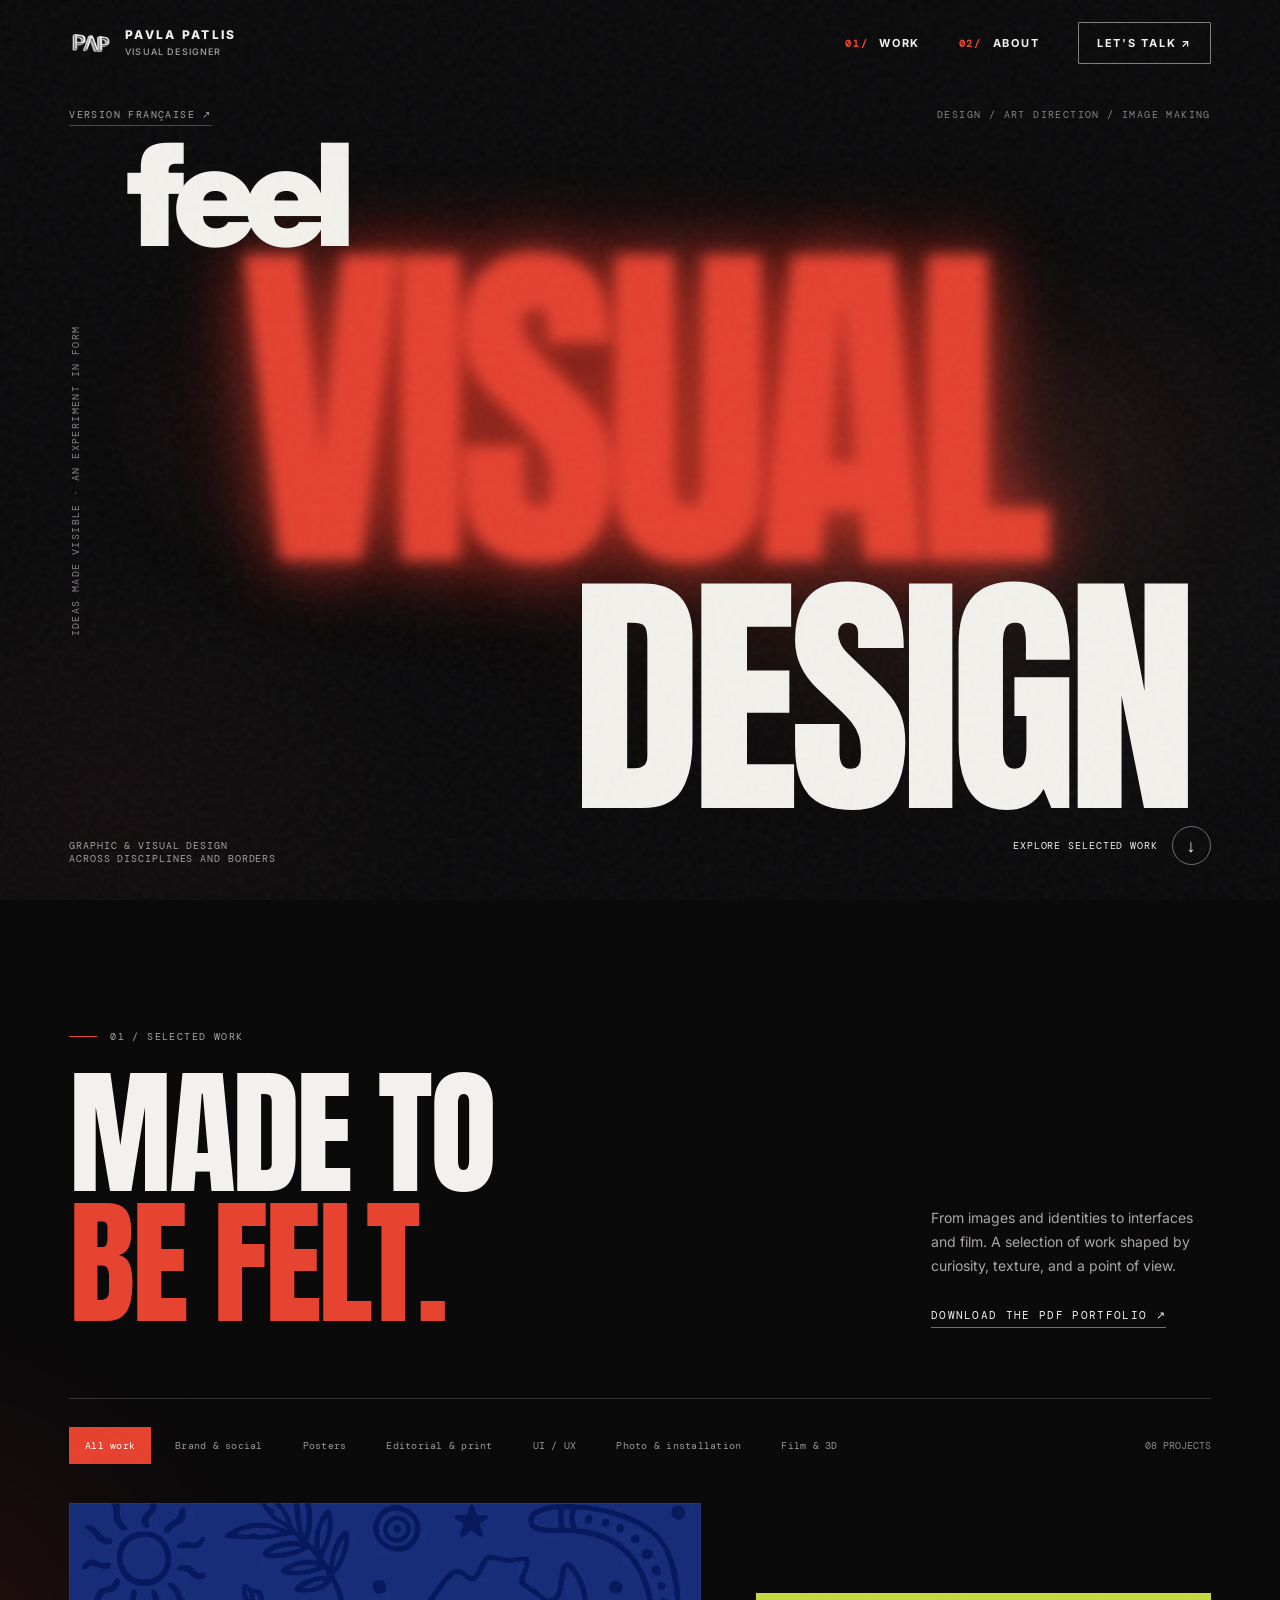
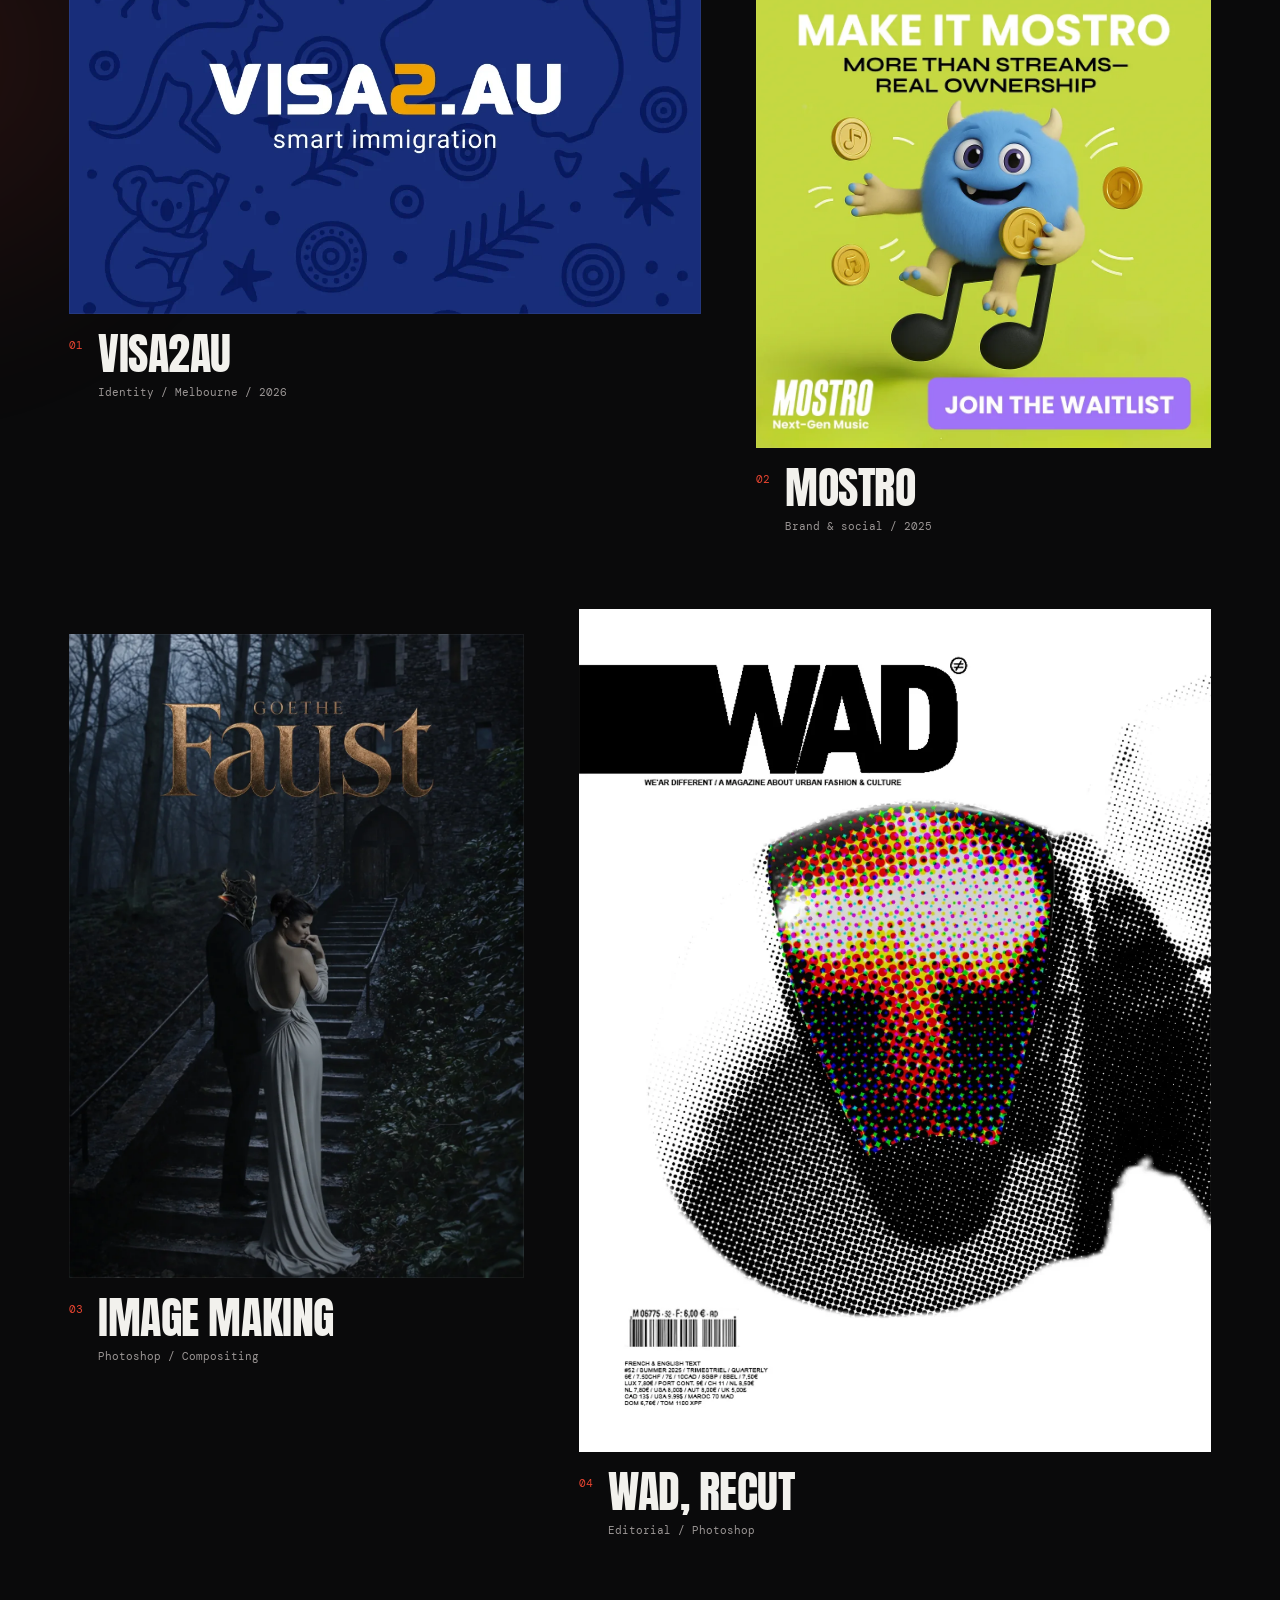
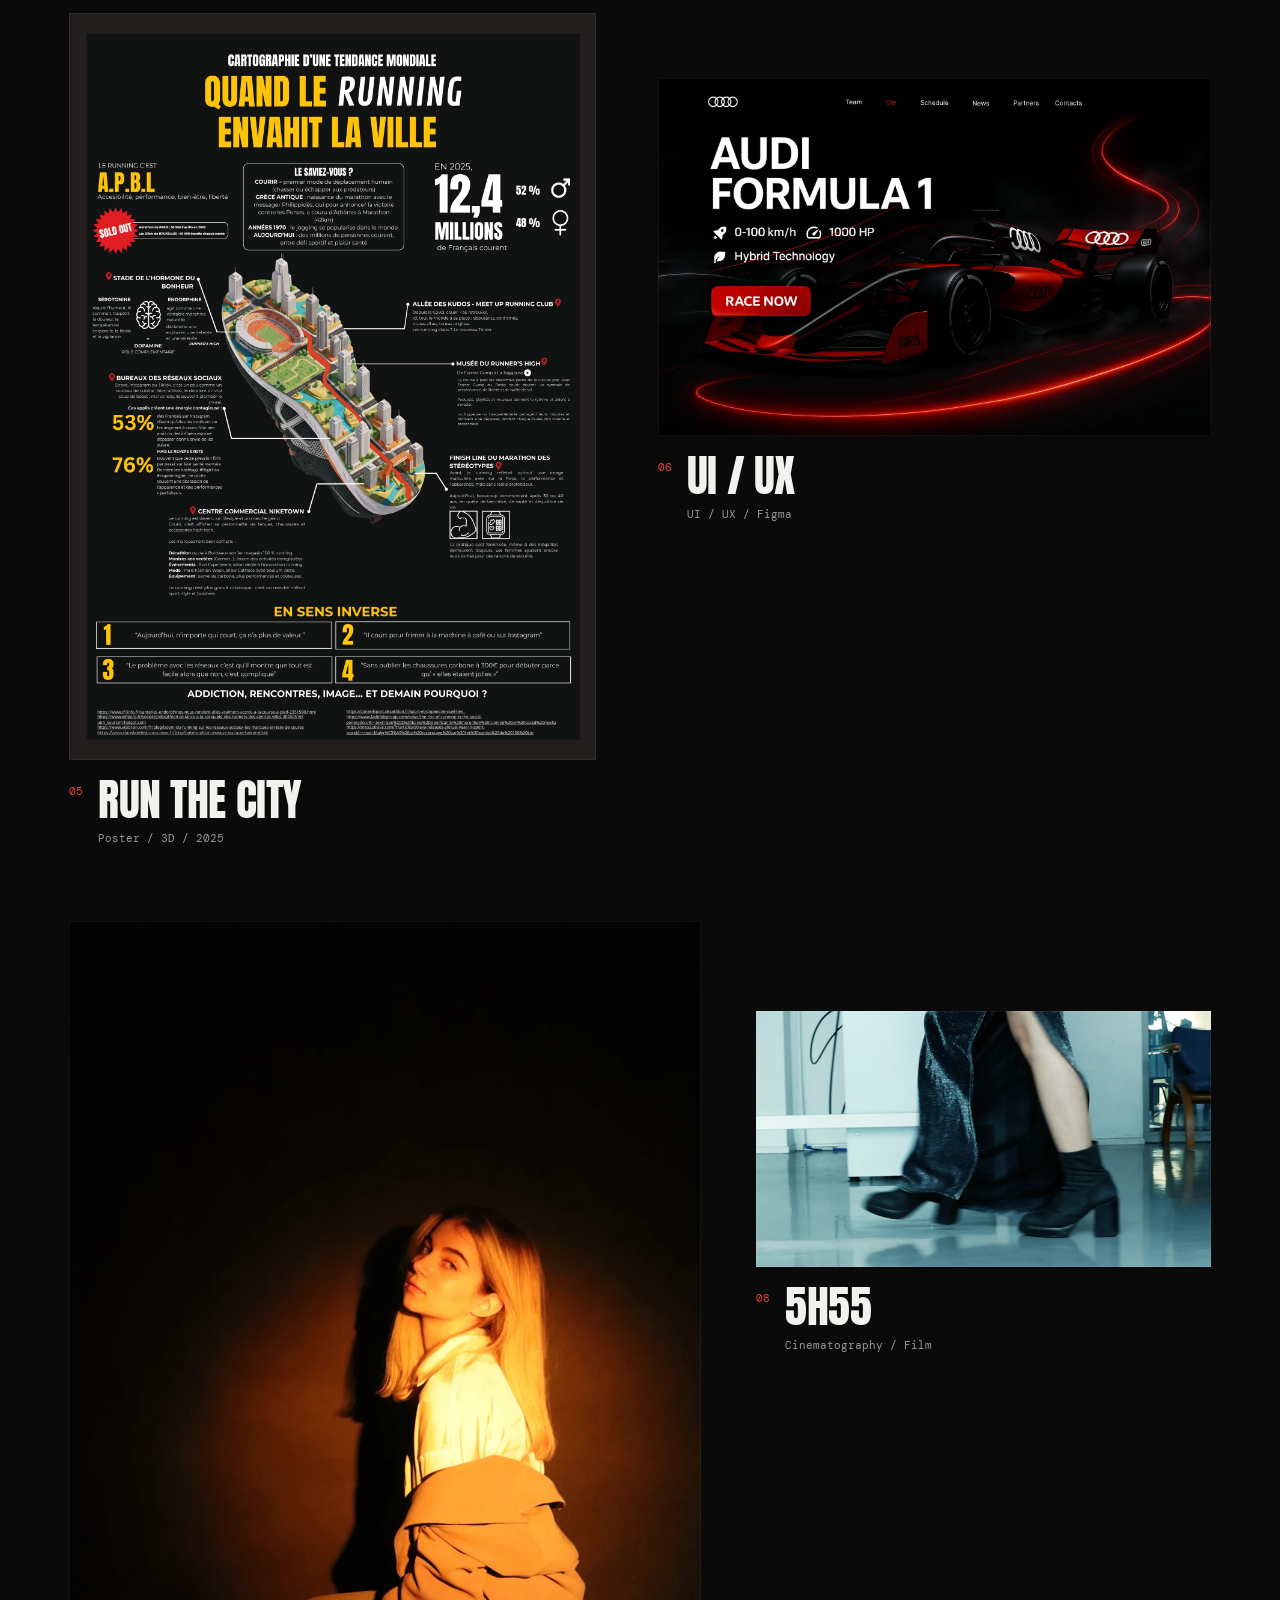
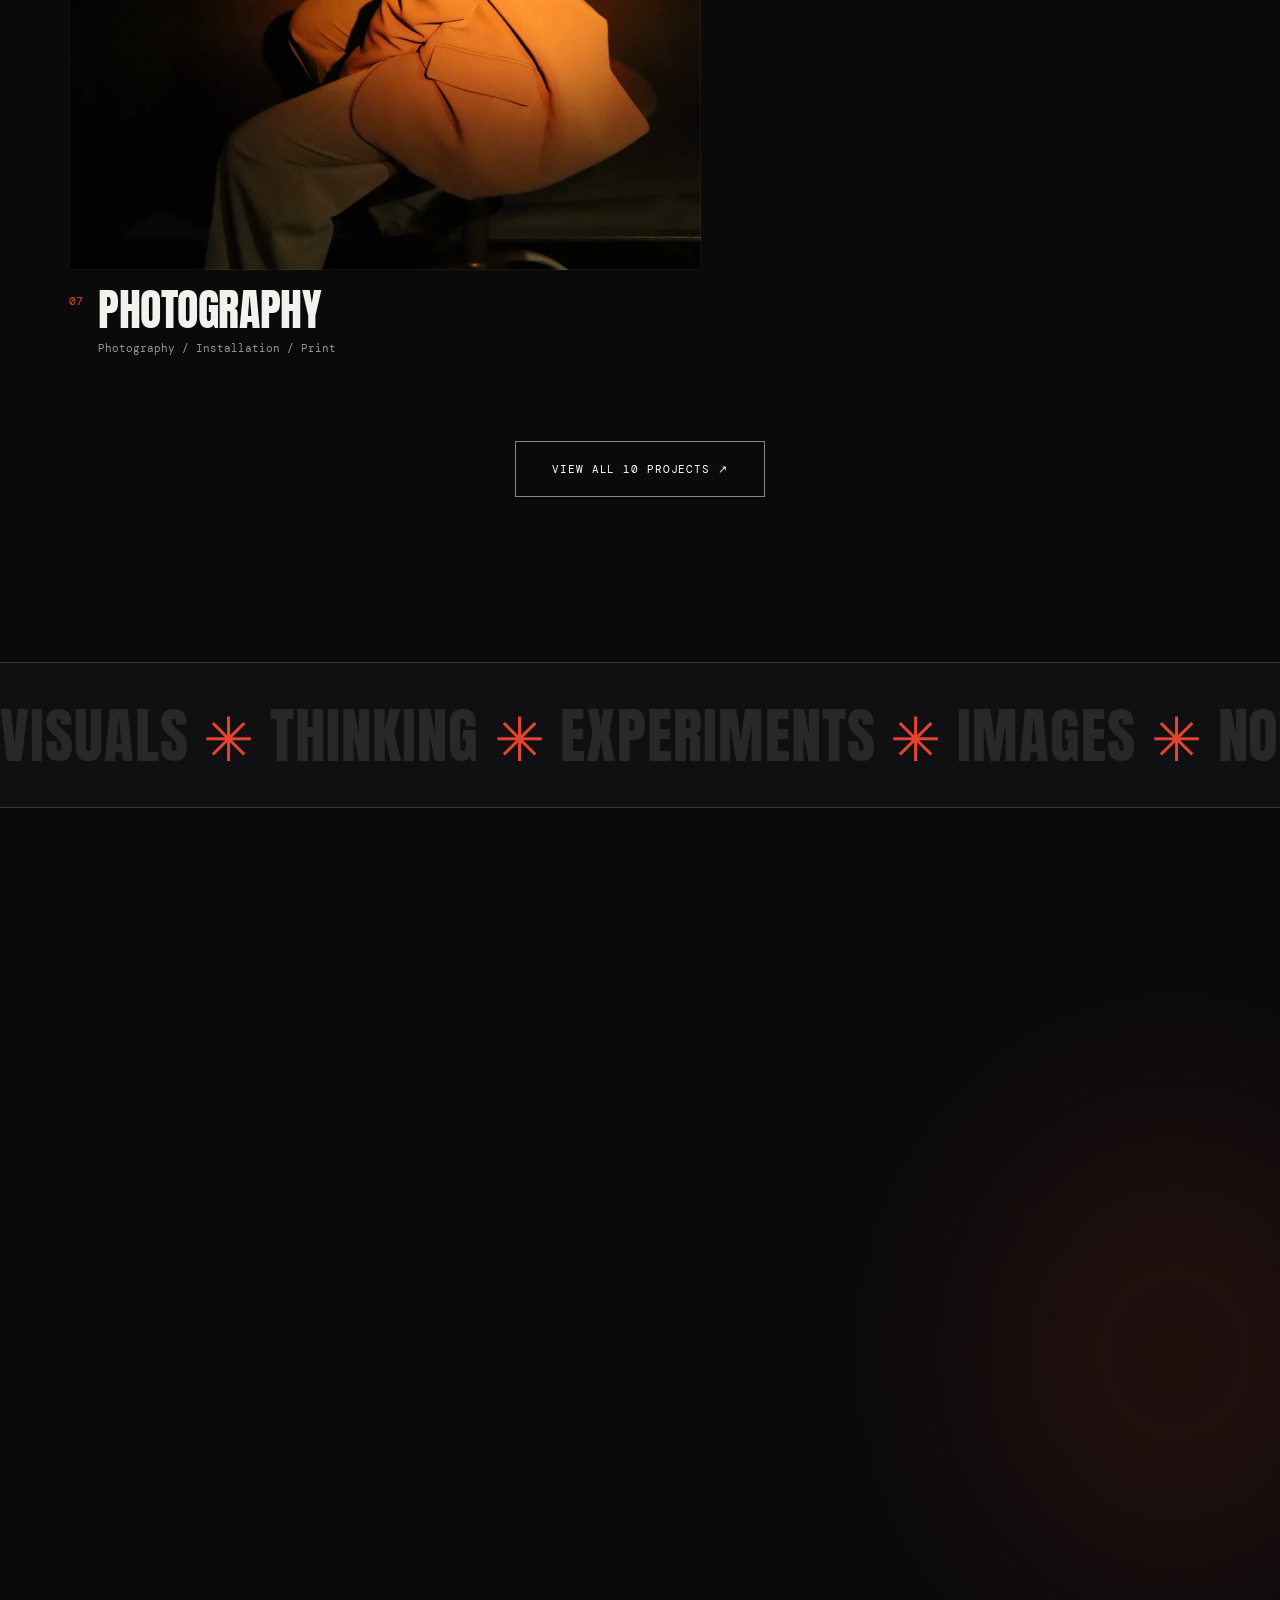
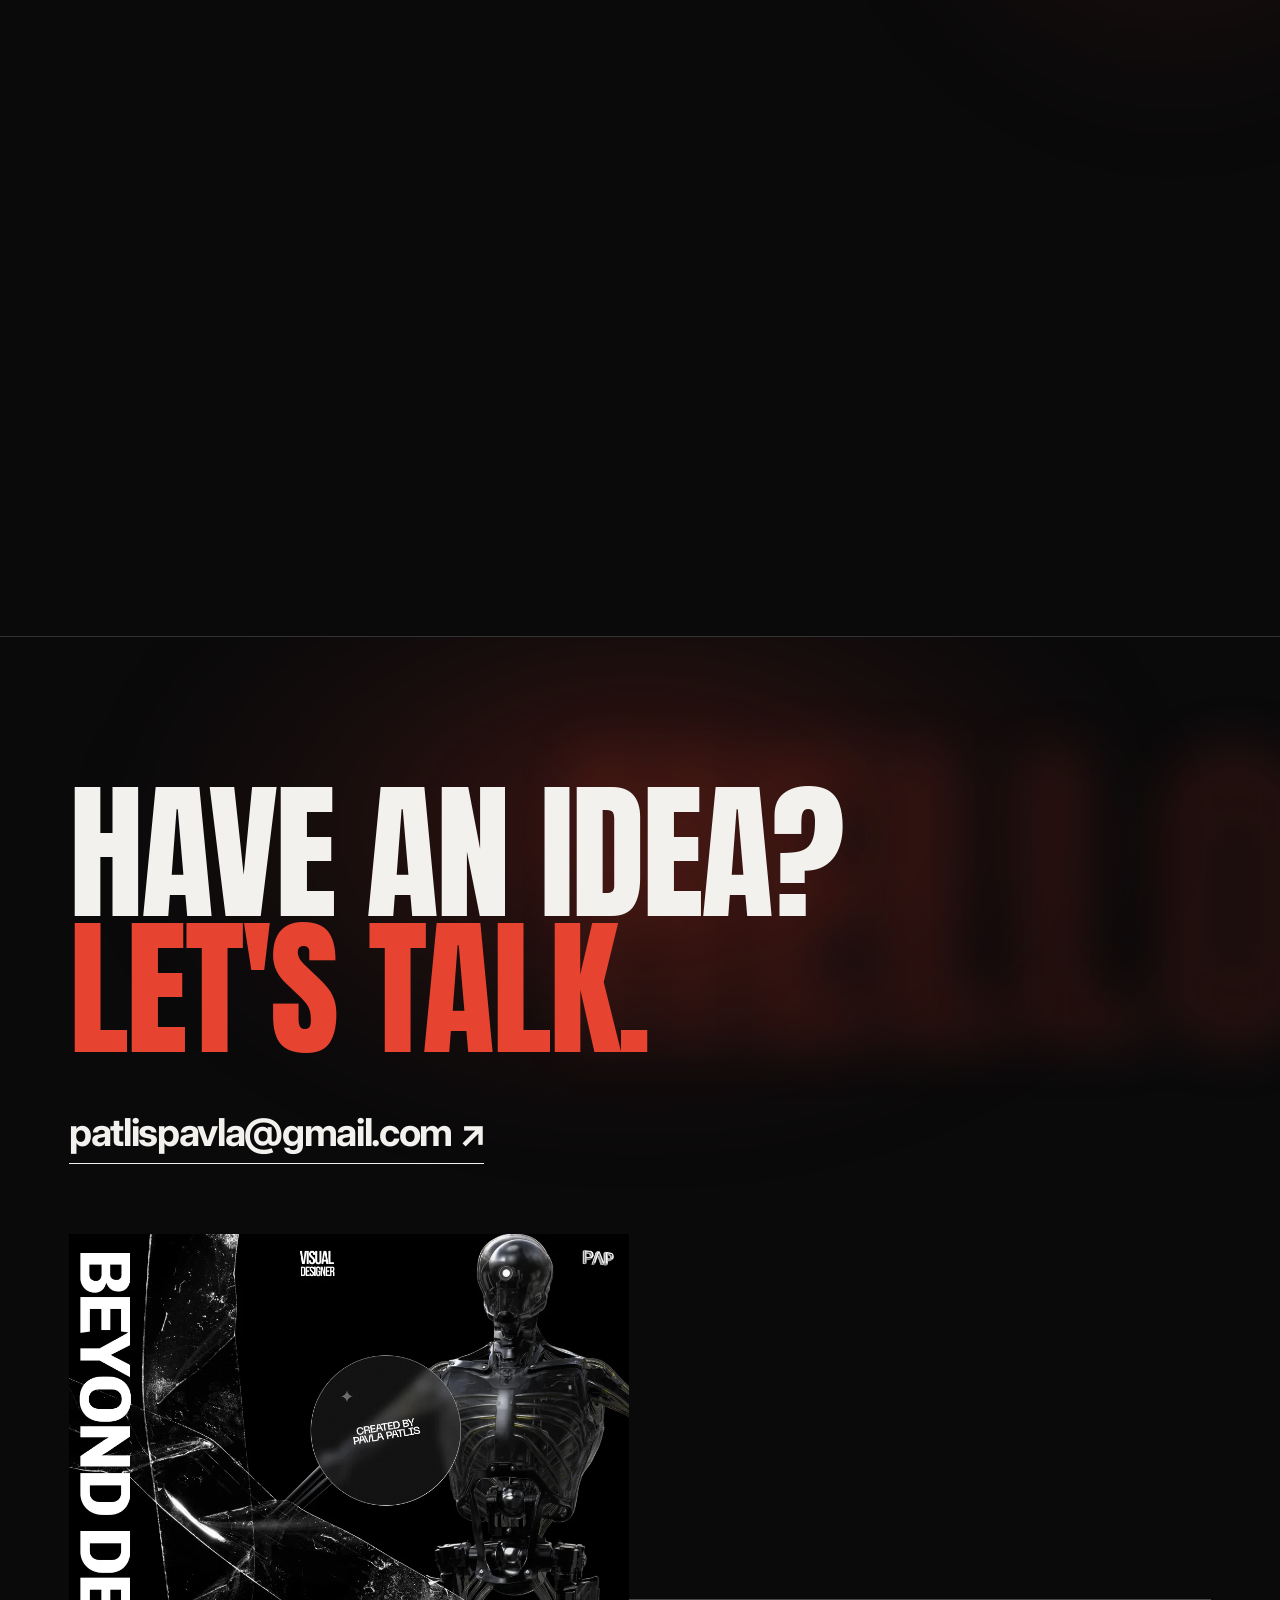
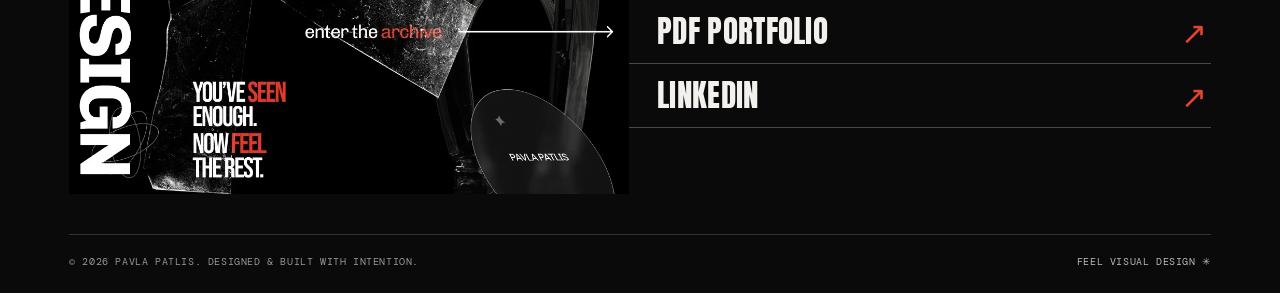
<file: index.html>
<!doctype html>
<html lang="en">
<head>
  <meta charset="utf-8">
  <meta name="viewport" content="width=device-width, initial-scale=1">
  <meta name="theme-color" content="#0a0a0b">
  <meta name="description" content="Pavla Patlis — visual designer working across editorial, identity, image-making, digital and moving image.">
  <title>Pavla Patlis — Feel Visual Design</title>
  <link rel="icon" type="image/x-icon" href="https://patlispavla.github.io/ppavla/logo_pap.ico">
  <link rel="preconnect" href="https://fonts.googleapis.com">
  <link rel="preconnect" href="https://fonts.gstatic.com" crossorigin>
  <link href="https://fonts.googleapis.com/css2?family=Anton&family=DM+Mono:wght@400;500&family=Inter:wght@400;500;600;700;800;900&display=swap" rel="stylesheet">
  <style>
  :root{--bg:#0a0a0b;--black:#0e0e10;--panel:#151517;--paper:#f2f1ed;--red:#e64430;--red2:#ff5b46;--faint:#89888a;--line:rgba(255,255,255,.17);--edge:clamp(22px,5.4vw,100px);--display:'Anton',Impact,'Noto Sans Condensed Black','Arial Narrow',sans-serif;--body:'Inter',Arial,sans-serif;--mono:'DM Mono',monospace}
  *,*::before,*::after{box-sizing:border-box}
  html{scroll-behavior:smooth;scroll-padding-top:100px}
  body{margin:0;color:var(--paper);background:var(--bg);font-family:var(--body);-webkit-font-smoothing:antialiased;overflow-x:hidden}
  ::selection{background:var(--red);color:white}
  a{color:inherit;text-decoration:none}
  button{font:inherit}
  button,a{-webkit-tap-highlight-color:transparent}
  button:focus-visible,a:focus-visible{outline:2px solid var(--red2);outline-offset:5px}
  img{display:block;max-width:100%}
  .sr-only{position:absolute!important;width:1px!important;height:1px!important;padding:0!important;margin:-1px!important;overflow:hidden!important;clip:rect(0,0,0,0)!important;white-space:nowrap!important;border:0!important}
  .skip{position:fixed;top:-80px;left:20px;background:var(--red);color:#fff;padding:12px 18px;z-index:500}.skip:focus{top:20px}
  .noise{position:fixed;inset:0;pointer-events:none;z-index:95;opacity:.095;background-image:url("data:image/svg+xml,%3Csvg viewBox='0 0 180 180' xmlns='http://www.w3.org/2000/svg'%3E%3Cfilter id='n'%3E%3CfeTurbulence type='fractalNoise' baseFrequency='.75' numOctaves='3' stitchTiles='stitch'/%3E%3C/filter%3E%3Crect width='100%25' height='100%25' filter='url(%23n)' opacity='.5'/%3E%3C/svg%3E")}
  .progress{position:fixed;z-index:100;top:0;left:0;height:2px;background:var(--red2);width:0;transition:width .08s linear}
  .site-header{height:86px;padding:0 var(--edge);display:flex;align-items:center;justify-content:space-between;position:fixed;inset:0 0 auto;z-index:90;border-bottom:1px solid transparent;transition:background .4s,border-color .4s,backdrop-filter .4s}
  .site-header.scrolled{background:rgba(8,8,9,.83);backdrop-filter:blur(24px);-webkit-backdrop-filter:blur(24px);border-color:var(--line)}
  .brand{display:flex;align-items:center;gap:12px;line-height:1}
  .brand-mark{width:44px;height:44px;object-fit:contain}
  .brand-name{font-size:12px;font-weight:800;letter-spacing:.19em;text-transform:uppercase}
  .brand-name small{display:block;font-size:9px;letter-spacing:.13em;font-weight:500;color:#a6a3a2;margin-top:6px}
  .main-nav{display:flex;align-items:center;gap:clamp(24px,3vw,52px)}
  .main-nav a{font-size:11px;text-transform:uppercase;letter-spacing:.16em;font-weight:700;position:relative}
  .main-nav a::after{content:'';position:absolute;bottom:-9px;left:0;width:0;height:2px;background:var(--red);transition:width .25s}
  .main-nav a:hover::after,.main-nav a:focus-visible::after{width:100%}
  .nav-num{font-family:var(--mono);font-size:10px;color:var(--red);margin-right:6px}
  .header-contact{border:1px solid rgba(255,255,255,.48);padding:13px 18px;border-radius:1px;transition:background .2s,border-color .2s}
  .header-contact:hover{background:var(--red);border-color:var(--red)}
  .mobile-toggle{display:none;background:none;border:0;color:var(--paper);font-size:12px;font-weight:700;letter-spacing:.1em;cursor:pointer}
  .hero{height:min(950px,100svh);min-height:740px;position:relative;isolation:isolate;overflow:hidden;display:flex;align-items:center;justify-content:center;padding:115px var(--edge) 90px}
  .hero::before{content:'';position:absolute;inset:-15%;z-index:-2;pointer-events:none;background:radial-gradient(ellipse 43% 30% at 47% 46%,rgba(102,32,29,.20),transparent 70%),radial-gradient(ellipse 30% 36% at 74% 58%,rgba(60,57,57,.18),transparent 75%),radial-gradient(ellipse 28% 30% at 18% 80%,rgba(68,32,34,.14),transparent 72%)}
  .hero-haze{position:absolute;pointer-events:none;z-index:-1;border-radius:50%;filter:blur(58px);will-change:transform;transform:translate3d(0,0,0)}
  .hero-haze.a{width:min(85vw,1100px);height:320px;left:11%;top:31%;background:radial-gradient(ellipse,rgba(230,68,48,.30) 0%,rgba(230,68,48,.12) 35%,transparent 76%);animation:haze-a 10s ease-in-out infinite alternate}
  .hero-haze.b{width:660px;height:410px;left:40%;top:37%;background:radial-gradient(ellipse,rgba(245,74,56,.14),transparent 70%);filter:blur(75px);animation:haze-b 13s ease-in-out infinite alternate}
  @keyframes haze-a{to{transform:translate3d(5%,-6%,0) scale(1.14)}}
  @keyframes haze-b{to{transform:translate3d(-9%,7%,0) scale(.88)}}
  .hero-rail{position:absolute;top:50%;left:var(--edge);writing-mode:vertical-rl;transform:translateY(-40%) rotate(180deg);font:10px var(--mono);letter-spacing:.14em;color:#858184}
  .hero-rail.right{left:auto;right:var(--edge);transform:translateY(-40%)}
  .hero-stage{position:relative;width:min(100%,1390px);height:min(64vw,690px);min-height:490px;transform:translateY(1.5%);isolation:isolate}
  .hero-feel{font-size:clamp(66px,11.5vw,182px);letter-spacing:-.085em;font-weight:900;line-height:1;position:absolute;top:0;left:5%;z-index:5;margin:0}
  .hero-visual{font-family:var(--display);font-weight:400;letter-spacing:-.035em;font-size:clamp(170px,29vw,455px);position:absolute;top:12%;left:50%;transform:translateX(-50%) scaleX(.98);line-height:1.25;white-space:nowrap;margin:0;color:rgba(234,67,50,.94);z-index:2;filter:blur(7px);text-shadow:0 0 20px rgba(232,55,42,.24),0 0 66px rgba(229,60,45,.16);animation:visual-pulse 8s ease-in-out infinite alternate}
  .hero-visual::before{content:'VISUAL';position:absolute;inset:0;filter:blur(34px);color:rgba(235,58,43,.52);z-index:-1}
  @keyframes visual-pulse{to{filter:blur(12px);opacity:.82}}
  .hero-design{font-family:var(--display);font-weight:400;letter-spacing:-.037em;position:absolute;z-index:5;bottom:-2%;right:8%;font-size:clamp(135px,21vw,335px);line-height:1;margin:0;color:var(--paper)}
  .hero-symbol{position:absolute;right:3%;top:5%;width:20px;height:20px;border:1px solid #9e9995;border-radius:50%}
  .hero-symbol::after{content:'';position:absolute;left:9px;top:-14px;height:45px;border-left:1px solid #9e9995;transform:rotate(45deg)}
  .hero-bottom{position:absolute;left:var(--edge);right:var(--edge);bottom:35px;display:flex;justify-content:space-between;align-items:flex-end;font:10px var(--mono);text-transform:uppercase;letter-spacing:.09em;color:#a6a1a0}
  .hero-bottom a{display:flex;align-items:center;gap:14px;color:var(--paper)}
  .scroll-orb{width:39px;height:39px;border:1px solid rgba(255,255,255,.4);border-radius:50%;display:grid;place-items:center;font-size:18px;transition:background .3s,transform .3s}
  .hero-bottom a:hover .scroll-orb{background:var(--red);border-color:var(--red);transform:translateY(4px)}
  .hero-counter{position:absolute;left:var(--edge);top:150px;font:10px var(--mono);color:var(--faint);letter-spacing:.14em}
  .reveal{opacity:1;transform:none}
  .js .reveal{opacity:0;transform:translateY(34px);transition:opacity .85s cubic-bezier(.15,.85,.24,1),transform .85s cubic-bezier(.15,.85,.24,1)}
  .js .reveal.is-visible{opacity:1;transform:none}
  .section-label{display:flex;align-items:center;gap:13px;font:10px var(--mono);text-transform:uppercase;letter-spacing:.14em;color:#aaa4a4}
  .section-label::before{content:'';width:28px;height:1px;background:var(--red)}
  .work{padding:130px var(--edge) 165px;position:relative}
  .work::before{content:'';position:absolute;width:700px;height:650px;left:-450px;top:430px;background:radial-gradient(ellipse,rgba(217,54,40,.14),transparent 72%);pointer-events:none;filter:blur(54px)}
  .work-intro{display:flex;justify-content:space-between;align-items:end;gap:35px;margin:25px 0 70px}
  .section-heading{font-family:var(--display);font-weight:400;font-size:clamp(70px,10.8vw,180px);line-height:.94;letter-spacing:-.026em;text-transform:uppercase;margin:0}
  .section-heading .accent{color:var(--red)}
  .work-intro p{max-width:280px;font-size:14px;line-height:1.7;color:#aaa7a5;margin:0 0 8px}
  .filter-bar{display:flex;flex-wrap:wrap;gap:8px;margin-bottom:39px;border-top:1px solid var(--line);padding-top:28px;align-items:center}
  .filter-bar button{cursor:pointer;color:#9b9798;background:none;border:1px solid transparent;padding:11px 15px;font:10px var(--mono);letter-spacing:.025em;transition:background .2s,color .2s,border-color .2s}
  .filter-bar button:hover{color:white;border-color:var(--line)}
  .filter-bar button[aria-pressed="true"]{color:white;background:var(--red);border-color:var(--red)}
  .filter-count{font:10px var(--mono);color:var(--faint);margin-left:auto;padding:10px 0}
  .projects{display:grid;grid-template-columns:repeat(12,minmax(0,1fr));column-gap:clamp(14px,2.8vw,45px);row-gap:75px}
  .project{grid-column:span 6;min-width:0;position:relative;cursor:pointer;background:none;color:inherit;border:0;padding:0;text-align:left;display:flex;flex-direction:column}
  .project:nth-child(6n+1),.project:nth-child(6n+4){grid-column:span 7}
  .project:nth-child(6n+2),.project:nth-child(6n+3){grid-column:span 5}
  .project:nth-child(6n+1){padding-right:1.5vw}
  .project:nth-child(6n+2){padding-top:90px}
  .project:nth-child(6n+3){padding-top:25px}
  .project:nth-child(6n+4){padding-left:1.5vw}
  .project:nth-child(6n+5){padding-right:2vw}
  .project:nth-child(6n+6){padding-top:65px}
  .project-cover{width:100%;position:relative;display:block;background:#19191b;overflow:hidden;aspect-ratio:1.37}
  .project:nth-child(6n+2) .project-cover,.project:nth-child(6n+3) .project-cover{aspect-ratio:.91}
  .project:nth-child(6n+5) .project-cover{aspect-ratio:1.12}
  .project-cover::after{content:'';position:absolute;inset:0;border:1px solid rgba(255,255,255,.055);pointer-events:none}
  .project-cover img{width:100%;height:100%;object-fit:cover;transition:transform 1s cubic-bezier(.2,.8,.2,1),filter .6s}
  .project:hover .project-cover img{transform:scale(1.06);filter:saturate(1.09)}
  .project-cover .view{position:absolute;top:20px;right:20px;width:52px;height:52px;border-radius:50%;display:grid;place-items:center;background:var(--red);font-size:20px;line-height:1;opacity:0;transform:translateY(10px) rotate(-25deg);transition:opacity .3s,transform .3s;z-index:2}
  .project:hover .view,.project:focus-visible .view{opacity:1;transform:translateY(0) rotate(0)}
  .project-info{display:flex;align-items:start;gap:15px;padding-top:18px}
  .project-index{font:11px var(--mono);color:var(--red);padding-top:6px}
  .project-title{font:clamp(27px,3.4vw,53px)/1 var(--display);text-transform:uppercase;letter-spacing:-.01em;transition:color .25s}
  .project:hover .project-title{color:var(--red2)}
  .project-category{font:11px var(--mono);color:#9b9695;margin:8px 0 0 0;line-height:1.5}
  .archive-controls{display:flex;justify-content:center;padding-top:85px}
  .archive-button{border:1px solid rgba(255,255,255,.5);cursor:pointer;background:transparent;color:white;min-width:250px;padding:20px 27px;text-align:center;text-transform:uppercase;font:11px var(--mono);letter-spacing:.08em;transition:background .25s,border-color .25s}
  .archive-button:hover{background:var(--red);border-color:var(--red)}
  .marquee{border-top:1px solid var(--line);border-bottom:1px solid var(--line);padding:26px 0;overflow:hidden;background:#101012}
  .marquee-track{display:flex;gap:55px;width:max-content;font:clamp(27px,4.8vw,70px) var(--display);white-space:nowrap;text-transform:uppercase;color:#28282a;letter-spacing:.015em;animation:marquee 35s linear infinite}
  .marquee-track b{font-weight:400;color:var(--red)}
  @keyframes marquee{to{transform:translateX(-50%)}}
  .about{padding:150px var(--edge) 155px;position:relative;overflow:hidden}
  .about::before{content:'';position:absolute;right:-220px;top:170px;width:650px;height:750px;background:radial-gradient(ellipse,rgba(230,68,48,.14),transparent 70%);filter:blur(65px);pointer-events:none}
  .about-layout{display:grid;grid-template-columns:.84fr 1.15fr;gap:clamp(45px,9vw,150px);margin-top:35px;align-items:start}
  .portrait{margin:0;position:relative;width:100%;max-width:520px;background:#222;overflow:hidden;aspect-ratio:4/5}
  .portrait img{height:100%;width:100%;object-fit:cover;filter:grayscale(1) contrast(1.13);transition:filter .6s,transform 1.2s}
  .portrait:hover img{filter:grayscale(.45);transform:scale(1.03)}
  .portrait figcaption{position:absolute;bottom:17px;left:18px;font:10px var(--mono);letter-spacing:.09em;background:rgba(11,11,12,.7);padding:9px 11px}
  .about-lead{font-size:clamp(26px,3.6vw,53px);line-height:1.13;font-weight:800;letter-spacing:-.04em;margin:0 0 29px}
  .about-lead em{font-style:normal;color:var(--red)}
  .about-copy{font-size:15px;line-height:1.9;color:#aaa5a4;max-width:600px;margin:0 0 22px}
  .about-status{display:flex;align-items:flex-start;gap:12px;border-top:1px solid var(--line);border-bottom:1px solid var(--line);padding:22px 0;margin:35px 0 40px;font-size:13px;line-height:1.65;max-width:620px}
  .status-dot{display:block;width:8px;height:8px;border-radius:50%;background:var(--red);box-shadow:0 0 0 6px rgba(230,68,48,.15);margin:5px 3px 0 4px;flex-shrink:0;animation:status 2.5s ease-in-out infinite}
  @keyframes status{50%{box-shadow:0 0 0 10px rgba(230,68,48,0)}}
  .about-detail{display:grid;grid-template-columns:1fr 1fr;gap:36px;margin-top:30px;max-width:620px}
  .detail-heading{font:10px var(--mono);letter-spacing:.14em;text-transform:uppercase;color:var(--red);margin:0 0 15px}
  .detail-text{font-size:13px;line-height:1.8;color:#aaa5a4;margin:0}
  .contact{min-height:680px;position:relative;isolation:isolate;padding:115px var(--edge) 25px;overflow:hidden;border-top:1px solid var(--line);display:flex;flex-direction:column;justify-content:space-between}
  .contact::before{content:'';position:absolute;z-index:-2;left:10%;top:-110px;width:80%;height:600px;background:radial-gradient(ellipse,rgba(227,61,44,.24),rgba(227,61,44,.08) 38%,transparent 73%);filter:blur(55px);animation:contact-fog 10s ease-in-out infinite alternate}
  @keyframes contact-fog{to{transform:scale(1.15) translateX(3%);opacity:.75}}
  .contact-glow{position:absolute;z-index:-1;font:clamp(160px,27vw,510px)/1 var(--display);color:rgba(231,62,44,.13);filter:blur(27px);top:90px;right:-3%;white-space:nowrap;pointer-events:none}
  .contact-content{position:relative;z-index:2}
  .contact-heading{font:clamp(76px,11.7vw,190px)/.91 var(--display);text-transform:uppercase;letter-spacing:-.02em;margin:20px 0 43px}
  .contact-heading span{color:var(--red)}
  .email-link{display:inline-block;font-size:clamp(17px,3vw,42px);font-weight:700;letter-spacing:-.035em;padding:8px 0;border-bottom:1px solid var(--paper);word-break:break-word;transition:color .25s,border-color .25s}
  .email-link:hover{color:var(--red2);border-color:var(--red2)}
  .contact-links{display:flex;flex-wrap:wrap;gap:26px;margin-top:35px;font:10px var(--mono);text-transform:uppercase;letter-spacing:.08em}
  .contact-links a{padding:4px 0;border-bottom:1px solid rgba(255,255,255,.4);transition:color .2s}
  .contact-links a:hover{color:var(--red2)}
  .footer{display:flex;justify-content:space-between;align-items:center;gap:20px;border-top:1px solid var(--line);padding-top:20px;font:10px var(--mono);color:#9b9797;letter-spacing:.06em}
  .footer span:last-child{color:#bcb9b8}
  /* case study overlay */
  .case-overlay{position:fixed;inset:0;background:rgba(0,0,0,.78);z-index:140;display:none;align-items:stretch;justify-content:end;backdrop-filter:blur(14px);-webkit-backdrop-filter:blur(14px)}
  .case-overlay.open{display:flex}
  .case-panel{background:#101011;position:relative;overflow-y:auto;overscroll-behavior:contain;width:min(1050px,96vw);height:100%;padding:35px clamp(22px,5vw,75px) 75px;box-shadow:-20px 0 80px rgba(0,0,0,.3);animation:panel-in .4s cubic-bezier(.2,.8,.2,1) both}
  @keyframes panel-in{from{transform:translateX(40px);opacity:.6}to{transform:none;opacity:1}}
  .case-top{display:flex;align-items:center;justify-content:space-between;padding:0 0 50px;gap:15px}
  .case-back{background:none;border:0;color:#aaa4a4;cursor:pointer;font:11px var(--mono);text-transform:uppercase;letter-spacing:.1em}
  .case-close{border:1px solid var(--line);background:none;color:white;width:44px;height:44px;border-radius:50%;font-size:21px;cursor:pointer;transition:background .25s}
  .case-close:hover{background:var(--red)}
  .case-small{font:11px var(--mono);color:var(--red);letter-spacing:.1em}
  .case-name{font:clamp(70px,9vw,150px)/1 var(--display);text-transform:uppercase;letter-spacing:-.02em;margin:17px 0 10px}
  .case-subline{font:14px var(--mono);color:#aaa4a4;margin:0 0 45px}
  .case-main-image{width:100%;max-height:650px;object-fit:cover;background:#222}
  .case-row{display:grid;grid-template-columns:1.15fr .85fr;gap:40px;border-top:1px solid var(--line);padding:45px 0 55px;margin-top:25px}
  .case-description{font-size:clamp(17px,2vw,25px);line-height:1.65;letter-spacing:-.025em;margin:0}
  .case-tags{font:11px/1.9 var(--mono);color:#999;letter-spacing:.01em;margin:0}
  .case-gallery{display:grid;grid-template-columns:repeat(2,minmax(0,1fr));gap:16px}
  .case-gallery img{width:100%;height:auto;object-fit:contain;background:#1e1e20}
  .case-gallery img.wide{grid-column:1/-1}
  .case-next-btn{border:0;border-top:1px solid var(--line);width:100%;margin-top:42px;padding:30px 0;text-align:left;color:white;background:none;display:flex;justify-content:space-between;align-items:center;cursor:pointer}
  .case-next-btn span:first-child{font:10px var(--mono);color:var(--red)}
  .case-next-btn span:last-child{font:clamp(30px,4vw,60px) var(--display);text-transform:uppercase}
  .no-scroll{overflow:hidden}
  @media(max-width:1100px){.hero{min-height:640px}.hero-stage{min-height:400px}.hero-design{bottom:4%}.hero-feel{top:4%}.work{padding-top:85px}.section-heading{font-size:clamp(80px,10vw,135px)}.about-layout{gap:50px}}
  @media(max-width:760px){:root{--edge:22px}.site-header{height:72px}.brand-mark{width:37px;height:37px}.brand-name{font-size:10px}.brand-name small{font-size:8px}.mobile-toggle{display:block}.main-nav{position:absolute;left:0;right:0;top:72px;background:#101011;display:none;flex-direction:column;align-items:stretch;padding:30px var(--edge);gap:0;border-bottom:1px solid var(--line)}.main-nav.open{display:flex}.main-nav a{font-size:15px;padding:17px 0}.main-nav .header-contact{margin-top:15px;text-align:center}.hero{height:780px;min-height:680px;padding-top:100px}.hero-stage{min-height:370px;height:440px;width:100%;transform:translateY(-15px)}.hero-feel{left:0;top:15%;font-size:clamp(70px,15vw,125px)}.hero-visual{font-size:clamp(158px,30vw,240px);top:24%;filter:blur(5px)}.hero-design{font-size:clamp(126px,24vw,195px);right:1%;bottom:9%}.hero-rail,.hero-rail.right,.hero-symbol{display:none}.hero-counter{top:105px}.hero-bottom{bottom:22px}.hero-bottom>span{max-width:160px}.work{padding:80px var(--edge) 95px}.work-intro{display:block;margin-bottom:37px}.section-heading{font-size:clamp(64px,16vw,110px)}.work-intro p{margin-top:24px;max-width:380px}.filter-bar{gap:4px}.filter-bar button{padding:10px 9px;font-size:10px}.filter-count{width:100%;margin-left:0}.projects{grid-template-columns:1fr 1fr;gap:45px 17px}.project,.project:nth-child(n){grid-column:span 1;padding:0}.project:nth-child(4n+1){grid-column:span 2}.project:nth-child(4n+1) .project-cover{aspect-ratio:1.35}.project:nth-child(4n+2) .project-cover,.project:nth-child(4n+3) .project-cover{aspect-ratio:.75}.project:nth-child(4n+4) .project-cover{aspect-ratio:.82}.project-info{gap:8px;padding-top:13px}.project-index{font-size:9px}.project-title{font-size:clamp(23px,5vw,39px)}.project-category{font-size:10px;margin-top:6px}.project-cover .view{width:40px;height:40px;right:11px;top:11px}.about{padding:85px var(--edge)}.about-layout{grid-template-columns:1fr;gap:40px}.portrait{max-width:430px;aspect-ratio:4/4.5}.about-copy{font-size:14px}.contact{min-height:620px;padding-top:100px}.contact-heading{font-size:clamp(74px,13vw,135px)}.contact-glow{top:150px}.case-panel{width:100vw;padding-top:22px}.case-top{padding-bottom:30px}.case-row{grid-template-columns:1fr;gap:22px;padding-top:30px}}
  @media(max-width:460px){.hero{height:690px;min-height:630px}.hero-stage{height:335px;min-height:300px}.hero-feel{font-size:18.4vw;top:5%}.hero-visual{font-size:32vw;top:20%;letter-spacing:-.07em}.hero-design{font-size:25vw;bottom:0;right:-1%}.hero-bottom{font-size:9px}.work-intro p{font-size:13px}.project-title{font-size:21px}.project-category{font-size:9px}.about-detail{grid-template-columns:1fr;gap:24px}.footer{flex-direction:column;align-items:flex-start}.case-gallery{gap:10px}}
  @media(prefers-reduced-motion:reduce){*,*::before,*::after{scroll-behavior:auto!important;animation-duration:.01ms!important;animation-iteration-count:1!important;transition-duration:.01ms!important}.js .reveal{opacity:1!important;transform:none!important}.hero-visual{filter:blur(7px)}}
  
  /* Nov 9 edits: DESIGN lower; images shown whole, never cropped */
  .hero-design{bottom:-12%}
  .projects{align-items:start}
  .project-cover,.project:nth-child(n) .project-cover{aspect-ratio:auto!important;height:auto}
  .project-cover img{height:auto;object-fit:contain;display:block}
  .project:hover .project-cover img{transform:none}
  .portrait{aspect-ratio:auto!important}.portrait img{height:auto}
  .case-main-image{max-height:85vh;object-fit:contain;display:block;margin:0 auto}
  @media(max-width:1100px){.hero-design{bottom:-10%}}
  @media(max-width:760px){.hero-design{bottom:-4%}}
  @media(max-width:460px){.hero-design{bottom:-9%}}

  .case-section{grid-column:1/-1;display:grid;grid-template-columns:minmax(180px,.32fr) 1fr;gap:36px;padding:44px 0;border-top:1px solid var(--line)}
  .case-section-head h3{font:clamp(30px,3vw,46px)/1 var(--display);text-transform:uppercase;margin:0 0 14px}
  .case-section-head p{font-size:15px;line-height:1.6;color:#b9b3b1;margin:0;max-width:340px}
  .case-section-imgs{display:grid;gap:16px;align-content:start}
  .case-section-imgs.cols-2{grid-template-columns:repeat(2,minmax(0,1fr))}
  .case-section-imgs.cols-2 img:first-child:nth-last-child(odd){grid-column:1/-1}
  .case-section-imgs img{width:100%;height:auto;background:transparent;border-radius:4px}
  .case-section-imgs img[src*="letterhead"]{max-width:520px}
  @media(max-width:760px){.case-section{grid-template-columns:1fr;gap:18px;padding:30px 0}.case-section-imgs.cols-2{grid-template-columns:1fr 1fr}}

  .archive{display:grid;grid-template-columns:minmax(0,560px) minmax(220px,1fr);gap:0;align-items:stretch;margin:70px 0 40px}
  .archive-art img{display:block;width:100%;height:auto}
  .archive-links{position:relative}
  .archive-links-inner{position:absolute;left:0;right:0;top:71%;transform:translateY(-32px);display:flex;flex-direction:column}
  .archive-links a{display:flex;justify-content:space-between;align-items:center;gap:20px;padding:16px 4px 16px 28px;border-bottom:1px solid rgba(255,255,255,.25);font:clamp(22px,2.4vw,34px)/1 var(--display);text-transform:uppercase;letter-spacing:.01em;transition:color .2s,padding .2s}
  .archive-links a:first-child{border-top:1px solid rgba(255,255,255,.25)}
  .archive-links a b{font-weight:400;color:var(--red)}
  .archive-links a:hover{color:var(--red2);padding-left:36px}
  @media(max-width:760px){.archive{grid-template-columns:1fr;margin:44px 0 30px}.archive-links-inner{position:static;transform:none;margin-top:20px}.archive-links a{padding-left:4px}}

  .hero-design{right:2%}
  @media(max-width:760px){.hero-design{right:0}}

  /* hero: equal glyph gaps feel→VISUAL→DESIGN (Anton/Inter metrics), sizes tied to --s */
  @media(min-width:761px){
    .hero{padding-top:140px;padding-bottom:95px}
    .hero-stage{--s:min(455px,29vw,calc((clamp(740px,100svh,950px) - 245px)/1.845));height:calc(var(--s)*1.89);min-height:0;transform:none}
    .hero-feel{font-size:calc(var(--s)*.4);top:calc(var(--s)*-.0408)}
    .hero-visual{font-size:var(--s);line-height:1;top:calc(var(--s)*.267)}
    .hero-design{font-size:calc(var(--s)*.736);top:calc(var(--s)*1.21);bottom:auto}
    .hero-counter{top:108px}
    .hero-rail.right{writing-mode:horizontal-tb;top:108px;transform:none}
  }
  .work-pdf{display:inline-block;margin-top:22px;font:11px var(--mono);text-transform:uppercase;letter-spacing:.12em;color:var(--paper);border-bottom:1px solid var(--red);padding-bottom:5px}
  .work-pdf:hover{color:var(--red2)}
  .lang-switch{font:11px var(--mono);letter-spacing:.12em;color:#a6a1a0}
  .lang-switch b{color:var(--paper);font-weight:500}
  .lang-switch:hover{color:var(--red2)}
  .hero-fr{z-index:6;color:#a6a1a0;border-bottom:1px solid rgba(230,68,48,.6);padding-bottom:4px;transition:color .2s}
  .hero-fr:hover{color:var(--paper)}
  .about-certs{grid-column:1/-1}
  .cert-list{list-style:none;margin:0;padding:0;font-size:13px;line-height:1.5;color:#aaa5a4}
  .cert-list li{display:flex;justify-content:space-between;gap:18px;padding:9px 0;border-top:1px solid var(--line)}
  .cert-list li:last-child{border-bottom:1px solid var(--line)}
  .cert-list a,.cert-list .cert-name{color:var(--paper)}
  .cert-list a:hover{color:var(--red2)}
  .cert-list li span:last-child{font:10px var(--mono);letter-spacing:.08em;text-transform:uppercase;color:#858184;white-space:nowrap;align-self:center}
  @media(max-width:460px){.cert-list li{flex-direction:column;gap:3px}.cert-list li span:last-child{align-self:flex-start}}
  /* VISUAL grows on hover (desktop) */
  @media(hover:hover) and (pointer:fine){
    .hero-feel,.hero-design{pointer-events:none}
    .hero-visual{transform-origin:50% 55%;transition:transform .6s cubic-bezier(.2,.8,.2,1),color .6s;cursor:default}
    .hero-visual:hover{transform:translateX(-50%) scaleX(.98) scale(1.1);color:rgba(240,72,54,1)}
  }
  @media(prefers-reduced-motion:reduce){.hero-visual:hover{transform:translateX(-50%) scaleX(.98)}}
</style>
</head>
<body>
<a class="skip" href="#work">Skip to work</a>
<div class="noise" aria-hidden="true"></div><div class="progress" id="progress" aria-hidden="true"></div>
<header class="site-header" id="header">
  <a class="brand" href="#top" aria-label="Pavla Patlis, back to top"><img class="brand-mark" src="https://patlispavla.github.io/ppavla/gallery2/logo_pap.png" alt=""><span class="brand-name">Pavla Patlis<small>Visual designer</small></span></a>
  <button class="mobile-toggle" id="mobile-toggle" aria-controls="main-nav" aria-expanded="false">MENU <span aria-hidden="true">☰</span></button>
  <nav class="main-nav" id="main-nav" aria-label="Main navigation">
    <a href="#work"><span class="nav-num">01/</span> Work</a>
    <a href="#about"><span class="nav-num">02/</span> About</a>
    <a class="header-contact" href="#contact">LET'S TALK ↗</a>
  </nav>
</header>
<main>
  <section id="top" class="hero" aria-labelledby="hero-title">
    <span class="hero-haze a" aria-hidden="true"></span><span class="hero-haze b" aria-hidden="true"></span>
    <a class="hero-counter hero-fr" href="https://patlispavla.github.io/ppavla/fr.html" lang="fr" hreflang="fr">VERSION FRANÇAISE ↗</a><span class="hero-rail">IDEAS MADE VISIBLE · AN EXPERIMENT IN FORM</span><span class="hero-rail right">DESIGN / ART DIRECTION / IMAGE MAKING</span>
    <div class="hero-stage" id="hero-stage"><h1 id="hero-title" class="hero-feel"><span aria-hidden="true">feel</span><span class="sr-only">Pavla Patlis — feel visual design</span></h1><div class="hero-visual" aria-hidden="true">VISUAL</div><div class="hero-design" aria-hidden="true">DESIGN</div></div>
    <div class="hero-bottom"><span>Graphic & visual design<br>Across disciplines and borders</span><a href="#work">Explore selected work <span class="scroll-orb" aria-hidden="true">↓</span></a></div>
  </section>
  <section class="work" id="work" aria-labelledby="work-heading">
    <div class="section-label reveal">01 / Selected work</div>
    <div class="work-intro reveal"><h2 class="section-heading" id="work-heading">Made to<br><span class="accent">be felt.</span></h2><div class="work-intro-side"><p>From images and identities to interfaces and film. A selection of work shaped by curiosity, texture, and a point of view.</p><a class="work-pdf" href="https://patlispavla.github.io/ppavla/portfolio-en.pdf" target="_blank" rel="noopener noreferrer">Download the PDF portfolio ↗</a></div></div>
    <div class="filter-bar reveal" role="group" aria-label="Project categories">
      <button type="button" data-filter="all" aria-pressed="true">All work</button><button type="button" data-filter="brand" aria-pressed="false">Brand & social</button><button type="button" data-filter="poster" aria-pressed="false">Posters</button><button type="button" data-filter="editorial" aria-pressed="false">Editorial & print</button><button type="button" data-filter="digital" aria-pressed="false">UI / UX</button><button type="button" data-filter="photo" aria-pressed="false">Photo & installation</button><button type="button" data-filter="film" aria-pressed="false">Film & 3D</button>
      <span class="filter-count" id="filter-count" aria-live="polite"></span>
    </div>
    <div class="projects" id="projects" aria-live="polite"></div>
    <div class="archive-controls"><button class="archive-button" type="button" id="archive-button">View all projects ↗</button></div>
  </section>
  <div class="marquee" aria-hidden="true"><div class="marquee-track"><span>VISUALS <b>✳</b> THINKING <b>✳</b> EXPERIMENTS <b>✳</b> IMAGES <b>✳</b> NOT JUST SEEN, BUT FELT <b>✳</b>&nbsp;</span><span>VISUALS <b>✳</b> THINKING <b>✳</b> EXPERIMENTS <b>✳</b> IMAGES <b>✳</b> NOT JUST SEEN, BUT FELT <b>✳</b>&nbsp;</span></div></div>
  <section class="about" id="about" aria-labelledby="about-heading">
    <div class="section-label reveal">02 / The person behind the pixels</div>
    <div class="about-layout">
      <figure class="portrait reveal"><img src="https://patlispavla.github.io/ppavla/v2-assets/pavla.webp" alt="Portrait of Pavla Patlis" loading="lazy"><figcaption>PAVLA PATLIS / VISUAL DESIGNER</figcaption></figure>
      <div class="reveal"><h2 class="section-heading" id="about-heading" style="font-size:clamp(74px,9vw,145px);margin:-5px 0 35px">About<span class="accent">.</span></h2><p class="about-lead">I make images that carry a <em>mood</em> before they carry a message.</p><p class="about-copy">I'm a graphic and visual designer working across brand communication, editorial, photography, digital experiences and film.</p><p class="about-copy">Trained at the British Higher School of Art & Design in Moscow, I study advertising at IUT Bordeaux Montaigne. In 2026, I'm also studying communication and filmmaking at UC Davis, after working on visual communication in Melbourne and Paris.</p><div class="about-status"><span class="status-dot" aria-hidden="true"></span><span><strong>Open to internships and collaborations.</strong><br>Available from 2027.</span></div><div class="about-detail"><div><h3 class="detail-heading">What I work with</h3><p class="detail-text">Photoshop · Illustrator · InDesign<br>Figma · After Effects · Photography<br>Visual systems · Editorial · Film</p></div><div><h3 class="detail-heading">A little more</h3><p class="detail-text">Currently: California, USA<br>Previously: Melbourne · Bordeaux<br>Working in English · French · Russian</p></div><div class="about-certs"><h3 class="detail-heading">Certifications</h3><ul class="cert-list"><li><a href="https://coursera.org/verify/specialization/7VMYM4BVANUP" target="_blank" rel="noopener noreferrer">Graphic Design Specialization ↗</a><span>CalArts · 2026</span></li><li><a href="https://www.insidelvmh.com/certificate/6005ff7c-0b22-4495-83b8-91ce8b35857a" target="_blank" rel="noopener noreferrer">INSIDE LVMH Certificate: Creation &amp; Branding, Retail &amp; Client Experience ↗</a><span>LVMH · 2026</span></li><li><a href="https://coursera.org/verify/NQPP3OKMJ9ZA" target="_blank" rel="noopener noreferrer">Advertising with Meta ↗</a><span>Meta · 2026</span></li><li><a href="https://coursera.org/verify/ZMOFCB2OTGAB" target="_blank" rel="noopener noreferrer">Foundations of Project Management ↗</a><span>Google · 2026</span></li><li><span class="cert-name"><a href="https://academy.openai.com/public/certificate/gdwgymi05v" target="_blank" rel="noopener noreferrer">AI Foundations ↗</a> · <a href="https://academy.openai.com/public/certificate/6hhyl9aih4" target="_blank" rel="noopener noreferrer">Applied AI ↗</a> · <a href="https://academy.openai.com/public/certificate/0erjbph48m" target="_blank" rel="noopener noreferrer">Agents &amp; Workflows ↗</a></span><span>OpenAI Academy · 2026</span></li><li><span class="cert-name">DELF B2, French</span><span>France Éducation international</span></li></ul></div></div></div>
    </div>
  </section>
  <section class="contact" id="contact" aria-labelledby="contact-heading"><div class="contact-glow" aria-hidden="true">HELLO</div><div class="contact-content"><div class="section-label reveal">03 / Contact</div><h2 class="contact-heading reveal" id="contact-heading">Have an idea?<br><span>Let's talk.</span></h2><a class="email-link reveal" href="mailto:patlispavla@gmail.com">patlispavla@gmail.com ↗</a><div class="archive reveal"><div class="archive-art"><img id="archive-img" alt="Beyond Design by Pavla Patlis: enter the archive"></div><nav class="archive-links" aria-label="Portfolio and contacts"><div class="archive-links-inner"><a href="https://patlispavla.github.io/ppavla/portfolio-en.pdf" target="_blank" rel="noopener noreferrer"><span>PDF Portfolio</span><b>↗</b></a><a href="https://www.linkedin.com/in/pavla-patlis-100b432b5" target="_blank" rel="noopener noreferrer"><span>LinkedIn</span><b>↗</b></a></div></nav></div></div><footer class="footer"><span>© 2026 PAVLA PATLIS. DESIGNED & BUILT WITH INTENTION.</span><span>FEEL VISUAL DESIGN ✳</span></footer></section>
</main>
<div class="case-overlay" id="case-overlay" aria-hidden="true"><div class="case-panel" id="case-panel" role="dialog" aria-modal="true" aria-labelledby="case-name" tabindex="-1"><div class="case-top"><button class="case-back" id="case-back" type="button">← Back to work</button><button class="case-close" id="case-close" type="button" aria-label="Close project">×</button></div><span class="case-small" id="case-number"></span><h2 class="case-name" id="case-name"></h2><p class="case-subline" id="case-subline"></p><img class="case-main-image" id="case-main-image" alt=""><div class="case-row"><p class="case-description" id="case-description"></p><p class="case-tags" id="case-tags"></p></div><div class="case-gallery" id="case-gallery"></div><button class="case-next-btn" id="case-next" type="button"><span>NEXT PROJECT ↗</span><span id="case-next-name"></span></button></div></div>
<script>
'use strict';
/* Uses the image assets already published in the owner's GitHub repository.
   To work offline, replace BASE with a local asset path and download the same image folders. */
const BASE='https://patlispavla.github.io/ppavla/';
const art=(name)=>BASE+'v2-assets/'+name;document.getElementById('archive-img').src=art('contact-archive.webp');
const photo=(name)=>BASE+'gallery2/'+name;
const projects=[
 {id:'visa2au',title:'Visa2AU',sub:'A full visual language for an immigration agency',category:'brand',label:'Identity / Melbourne / 2026',cover:art('visa2au-pattern.webp'),images:[],tags:'Internship / Melbourne / 2026 / Identity / Print / Web / LinkedIn',description:'During my internship in Melbourne, I built the visual identity of Visa2AU, a smart immigration agency, and carried it across every touchpoint: logo, pattern, business cards, email signatures, letterhead and website. I also ran the agency’s LinkedIn page.',sections:[{t:'Logo',d:'The wordmark with a gold 2 and the smart immigration tagline.',cols:1,imgs:[art('visa2au-logo-white.webp')]},{t:'Pattern',d:'A dotted line pattern of kangaroo, koala, turtle and eucalyptus leaves, drawn in gold on navy. It runs as a band or a wave across print.',cols:1,imgs:[art('visa2au-pattern-band.webp'),art('visa2au-pattern-wave.webp')]},{t:'Business cards',d:'The brand-blue back (shown at the top) carries the logo and line icons. The front changes for each office city: Sydney, Melbourne, Brisbane and Cairns, each with its own line illustration.',cols:2,imgs:[art('visa2au-card-melbourne.webp'),art('visa2au-card-sydney.webp'),art('visa2au-card-brisbane.webp'),art('visa2au-card-cairns.webp')]},{t:'Email signatures',d:'Signatures for each agent and the support team, with city line illustrations and an illustrated map of Australia.',cols:1,imgs:[art('visa2au-sig-sergey.webp'),art('visa2au-signature.webp'),art('visa2au-sig-support.webp')]},{t:'Letterhead',d:'A document template with contact details in a navy header and the pattern as a wave along the bottom.',cols:1,imgs:[art('visa2au-letterhead.webp')]},{t:'Website',d:'Page design for the agency site: visa services, common reasons for refusal and how the agents help.',cols:1,imgs:[art('visa2au-site-1.webp'),art('visa2au-site-2.webp'),art('visa2au-site-3.webp'),art('visa2au-help.webp')]}]},
 {id:'mostro',title:'Mostro',sub:'Music, monsters & social',category:'brand',label:'Brand & social / 2025',cover:art('mostro-2.webp'),images:[art('mostro-1.webp'),art('mostro-2.webp'),art('mostro-3.webp'),art('mostro-4.webp'),art('mostro-5.webp')],tags:'Internship / Paris / 2025 / Social media / Web assets',description:'During my internship at MOSTRO, a Web3 music platform in Paris, I created social posts, web assets and newsletters around the brand’s playful monster mascot. Bold green compositions, experimental typography and one recognizable character made the message stick.'},
 {id:'compositing',title:'Image Making',sub:'Film posters, a book cover, a poster world and a conference poster',category:'poster',label:'Photoshop / Compositing',cover:art('faust-2.webp'),images:[],tags:'Photoshop / Photo compositing / Book cover / Poster',description:'Image-making projects built in Photoshop, combining photography, texture and typography into one scene.',sections:[{t:'Unseen',d:'A series of film posters that leave their protagonists out of the frame. Instead, atmosphere, lighting and symbolic details carry the story.',cols:2,imgs:[art('unseen-pulpfiction.webp'),photo('poster_big2.jpg'),art('fightclub-banner.webp')]},{t:'Faust',d:'An alternative cover for Goethe’s Faust: classic typography, an atmospheric setting and a dramatic sense of scale.',cols:2,imgs:[art('faust-3.webp'),art('faust-1.webp')]},{t:'PUB 2A',d:'2025. A Dune-inspired visual world for an advertising class, with a matching poster for each student.',cols:2,imgs:[art('dune-1.webp'),art('dune-2.webp')]},{t:'Marques vs Consommateurs',d:'Team project, IUT Bordeaux Montaigne, 2026. Poster for the PUB 2 conference "Brands vs Consumers: who will hold the power?". My part was the chessboard and the background, the stage where brand logos and consumers face off as chess pieces.',cols:1,imgs:[art('conf-pub-2026.webp')]}]},
 {id:'wad',title:'WAD, Recut',sub:'An editorial reinterpretation',category:'editorial',label:'Editorial / Photoshop',cover:art('wad-4.webp'),images:[art('wad-3.webp'),art('wad-4.webp'),art('wad-5.webp'),art('wad-6.webp'),art('ware.webp')],tags:'Editorial / Art direction / Photoshop',description:'A reinterpretation of a WAD magazine cover. One original photograph; several radically different visual stories through crop, composition, color and treatment.'},
 {id:'run',title:'Run the City',sub:'Motion in a still image',category:'poster',label:'Poster / 3D / 2025',cover:photo('poster_big1.jpeg'),images:[photo('poster_big1.jpeg'),art('run-2.webp')],tags:'Group project / 3D / Poster',description:'Part of a campaign exploring how running became a culture and a way of life. I modeled the shoe in 3D and created the orange trajectory that gives the poster a sense of speed.'},
 {id:'ui',title:'UI / UX',sub:'Three interface concepts: Audi F1, Simplon, Sound',category:'digital',label:'UI / UX / Figma',cover:art('audi-f1.webp'),images:[art('audi-f1.webp'),art('simplon-desktop.webp'),art('simplon-mobile.webp'),art('sound-mac.webp')],tags:'Personal projects / Website & landing page design / Figma',description:'Three interface concepts designed in Figma. Audi F1: a website concept that turns precision and speed into a stark, high-contrast layout. Simplon: a bicycle website rethink built around product photography and simple navigation, on desktop and mobile. Sound: a product-first landing page for headphones with metallic finishes, warm light and minimal type.'},
 {id:'photo',title:'Photography',sub:'Studio portraits, forest type, screen print, light and darkroom',category:'photo',label:'Photography / Installation / Print',cover:art('studio-3.webp'),images:[],tags:'Photography / Installation / Alternative printing',description:'Photography runs through all my work, as a practice of its own and as the starting point for how I approach design.',sections:[{t:'Studio portraits',d:'A studio portrait series built on light: a soft key, colored gels, hard shadows and long exposure.',cols:2,imgs:[art('studio-6.webp'),art('studio-1.webp'),art('studio-2.webp'),art('studio-4.webp'),art('studio-5.webp')]},{t:'CALM',d:'Four white letters, C-A-L-M, brought into the woods and photographed across different settings and times of day. A typographic intervention in nature.',cols:2,imgs:[art('calm-1.webp'),art('calm-2.webp'),art('calm-3.webp'),art('calm-4.webp'),art('calm-5.webp'),art('calm-6.webp'),art('calm-7.webp'),art('calm-8.webp')]},{t:'Frames',d:'Portraits, fog on the coast, windows and street details.',cols:2,imgs:[art('portrait-3.webp'),art('portrait-1.webp'),art('portrait-2.webp'),art('shore-1.webp'),art('shore-2.webp'),art('shore-3.webp'),art('shore-4.webp'),art('shore-5.webp')]},{t:'Jardin Translucide',d:'BHSAD, 2020–21. An immersive installation built from translucent and screen-printed plastic. Inspired by greenhouses, it explores fragile layers of light, color, artificiality and nature.',cols:2,imgs:[art('jardin-1.webp'),art('jardin-2.webp'),art('jardin-3.webp')]},{t:'Who Am I?',d:'A two-color screen print in red and blue: a collage of found photographs, packaging and newspaper mastheads around one question, Кто я? (Who am I?).',cols:1,imgs:[art('screenprint-1.webp')]},{t:'Slow Light',d:'Experiments with cyanotype and other light-sensitive printing: using physical processes and accidents of exposure to give familiar images a different life.',cols:2,imgs:[art('print-1.webp'),art('print-2.webp'),art('print-3.webp'),art('print-4.webp')]}]},
 {id:'5h55',title:'5h55',sub:'An ordinary day, observed',category:'film',label:'Cinematography / Film',cover:art('5h55-1.webp'),images:[art('5h55-20.webp'),art('5h55-30.webp'),art('5h55-70.webp'),art('5h55-140.webp')],tags:'Short film / Director of photography / 2:48',description:'I worked as director of photography on a short film about an ordinary student day: a mirror, the corridor, a cigarette break and quiet moments of waiting. Cold daylight and controlled close-ups shape the mood.'},
 {id:'beyond',title:'Beyond Design',sub:'Self-promotion experiments',category:'brand',label:'Self-initiated / Typography',cover:art('beyond-post.webp'),images:[art('beyond-post.webp'),art('yudaev.webp')],tags:'Self-promotion / Graphic design',description:'A visual experiment in personal branding through chrome surfaces, typographic rhythm, darkness and a controlled red accent.'},
 {id:'uffizi',title:'Uffizi',sub:'Architecture recreated in 3D',category:'film',label:'3D / Environment',cover:art('uffizi.webp'),images:[art('uffizi.webp')],tags:'3D modeling / Environment',description:'A study of the Uffizi Gallery courtyard in Florence, reconstructed as a three-dimensional architectural scene.'}
];
const selectedIds=['visa2au','mostro','compositing','wad','run','ui','photo','5h55'];
const $=s=>document.querySelector(s), $$=s=>Array.from(document.querySelectorAll(s));
const reduced=matchMedia('(prefers-reduced-motion: reduce)').matches;
document.body.classList.add('js');
let filter='all',showAll=false,currentIndex=0,lastFocused=null;
const projectRoot=$('#projects');
function matchesFilter(p){if(filter==='all')return true;return p.category===filter}
function getDisplayed(){const pool=showAll||filter!=='all'?projects:projects.filter(p=>selectedIds.includes(p.id));return pool.filter(matchesFilter)}
function renderProjects(){const list=getDisplayed();projectRoot.innerHTML=list.map((p,i)=>`<button class="project reveal is-visible" type="button" data-id="${p.id}" aria-label="View ${p.title} project"><span class="project-cover"><img loading="${i<2?'eager':'lazy'}" src="${p.cover}" alt="${p.title} project cover"><span class="view" aria-hidden="true">↗</span></span><span class="project-info"><span class="project-index">${String(projects.indexOf(p)+1).padStart(2,'0')}</span><span><span class="project-title">${p.title}</span><span class="project-category" style="display:block">${p.label}</span></span></span></button>`).join('');$('#filter-count').textContent=`${String(list.length).padStart(2,'0')} PROJECT${list.length!==1?'S':''}`;const btn=$('#archive-button');btn.hidden=filter!=='all';btn.textContent=showAll?'Show selected projects ↑':`View all ${projects.length} projects ↗`}
renderProjects();
$$('[data-filter]').forEach(btn=>btn.addEventListener('click',()=>{filter=btn.dataset.filter;$$('[data-filter]').forEach(b=>b.setAttribute('aria-pressed',String(b===btn)));renderProjects()}));
$('#archive-button').addEventListener('click',()=>{showAll=!showAll;renderProjects();if(!showAll)$('#work').scrollIntoView({behavior:reduced?'auto':'smooth'})});
projectRoot.addEventListener('click',e=>{const card=e.target.closest('[data-id]');if(card)openCase(card.dataset.id)});
const overlay=$('#case-overlay'),panel=$('#case-panel');
function openCase(id){const index=projects.findIndex(p=>p.id===id);if(index<0)return;currentIndex=index;const p=projects[index];if(!overlay.classList.contains('open'))lastFocused=document.activeElement;$('#case-number').textContent=`CASE STUDY / ${String(index+1).padStart(2,'0')} — ${String(projects.length).padStart(2,'0')}`;$('#case-name').textContent=p.title;$('#case-subline').textContent=p.sub;$('#case-main-image').src=p.cover;$('#case-main-image').alt=p.title+' project';$('#case-description').textContent=p.description;$('#case-tags').textContent=p.tags;const images=p.images.filter(img=>img!==p.cover);if(p.sections){$('#case-gallery').innerHTML=p.sections.map(s=>`<section class="case-section"><div class="case-section-head"><h3>${s.t}</h3><p>${s.d}</p></div><div class="case-section-imgs cols-${s.cols||1}">${s.imgs.map(src=>`<img src="${src}" loading="lazy" alt="${p.title}: ${s.t}">`).join('')}</div></section>`).join('');$('#case-gallery').hidden=false}else{$('#case-gallery').innerHTML=images.map((src,i)=>`<img src="${src}" loading="lazy" alt="${p.title} project, image ${i+2}" class="${images.length===1?'wide':''}">`).join('');$('#case-gallery').hidden=!images.length}const next=projects[(index+1)%projects.length];$('#case-next-name').textContent=next.title+' ↗';overlay.classList.add('open');overlay.setAttribute('aria-hidden','false');document.body.classList.add('no-scroll');panel.scrollTop=0;$('#case-close').focus()}
function closeCase(){overlay.classList.remove('open');overlay.setAttribute('aria-hidden','true');document.body.classList.remove('no-scroll');if(lastFocused&&lastFocused.isConnected)lastFocused.focus()}
$('#case-back').addEventListener('click',closeCase);$('#case-close').addEventListener('click',closeCase);$('#case-next').addEventListener('click',()=>openCase(projects[(currentIndex+1)%projects.length].id));overlay.addEventListener('click',e=>{if(e.target===overlay)closeCase()});
document.addEventListener('keydown',e=>{if(!overlay.classList.contains('open'))return;if(e.key==='Escape'){closeCase();return}if(e.key==='Tab'){const els=[...panel.querySelectorAll('button,a,[tabindex]:not([tabindex="-1"])')].filter(el=>!el.disabled);const first=els[0],last=els[els.length-1];if(e.shiftKey&&document.activeElement===first){e.preventDefault();last.focus()}else if(!e.shiftKey&&document.activeElement===last){e.preventDefault();first.focus()}}});
const menu=$('#main-nav'),toggle=$('#mobile-toggle');toggle.addEventListener('click',()=>{const open=menu.classList.toggle('open');toggle.setAttribute('aria-expanded',String(open));toggle.innerHTML=open?'CLOSE <span aria-hidden="true">×</span>':'MENU <span aria-hidden="true">☰</span>'});menu.querySelectorAll('a').forEach(a=>a.addEventListener('click',()=>{menu.classList.remove('open');toggle.setAttribute('aria-expanded','false');toggle.innerHTML='MENU <span aria-hidden="true">☰</span>'}));
let scrollQueued=false;function onScroll(){if(scrollQueued)return;scrollQueued=true;requestAnimationFrame(()=>{const y=window.scrollY,range=document.documentElement.scrollHeight-innerHeight;$('#progress').style.width=(range>0?100*y/range:0)+'%';$('#header').classList.toggle('scrolled',y>35);scrollQueued=false})}addEventListener('scroll',onScroll,{passive:true});onScroll();
if('IntersectionObserver'in window&&!reduced){const ob=new IntersectionObserver(entries=>entries.forEach(en=>{if(en.isIntersecting){en.target.classList.add('is-visible');ob.unobserve(en.target)}}),{threshold:.09,rootMargin:'0px 0px -20px 0px'});$$('.reveal').forEach(el=>ob.observe(el))}else{$$('.reveal').forEach(el=>el.classList.add('is-visible'))}
if(!reduced&&matchMedia('(pointer:fine)').matches){const stage=$('#hero-stage');let raf=0;window.addEventListener('pointermove',e=>{if(scrollY>innerHeight)return;if(raf)cancelAnimationFrame(raf);raf=requestAnimationFrame(()=>{const x=(e.clientX/innerWidth-.5)*15,y=(e.clientY/innerHeight-.5)*12;stage.style.translate=`${x}px ${y}px`})},{passive:true})}
</script>
</body>
</html>
</file>
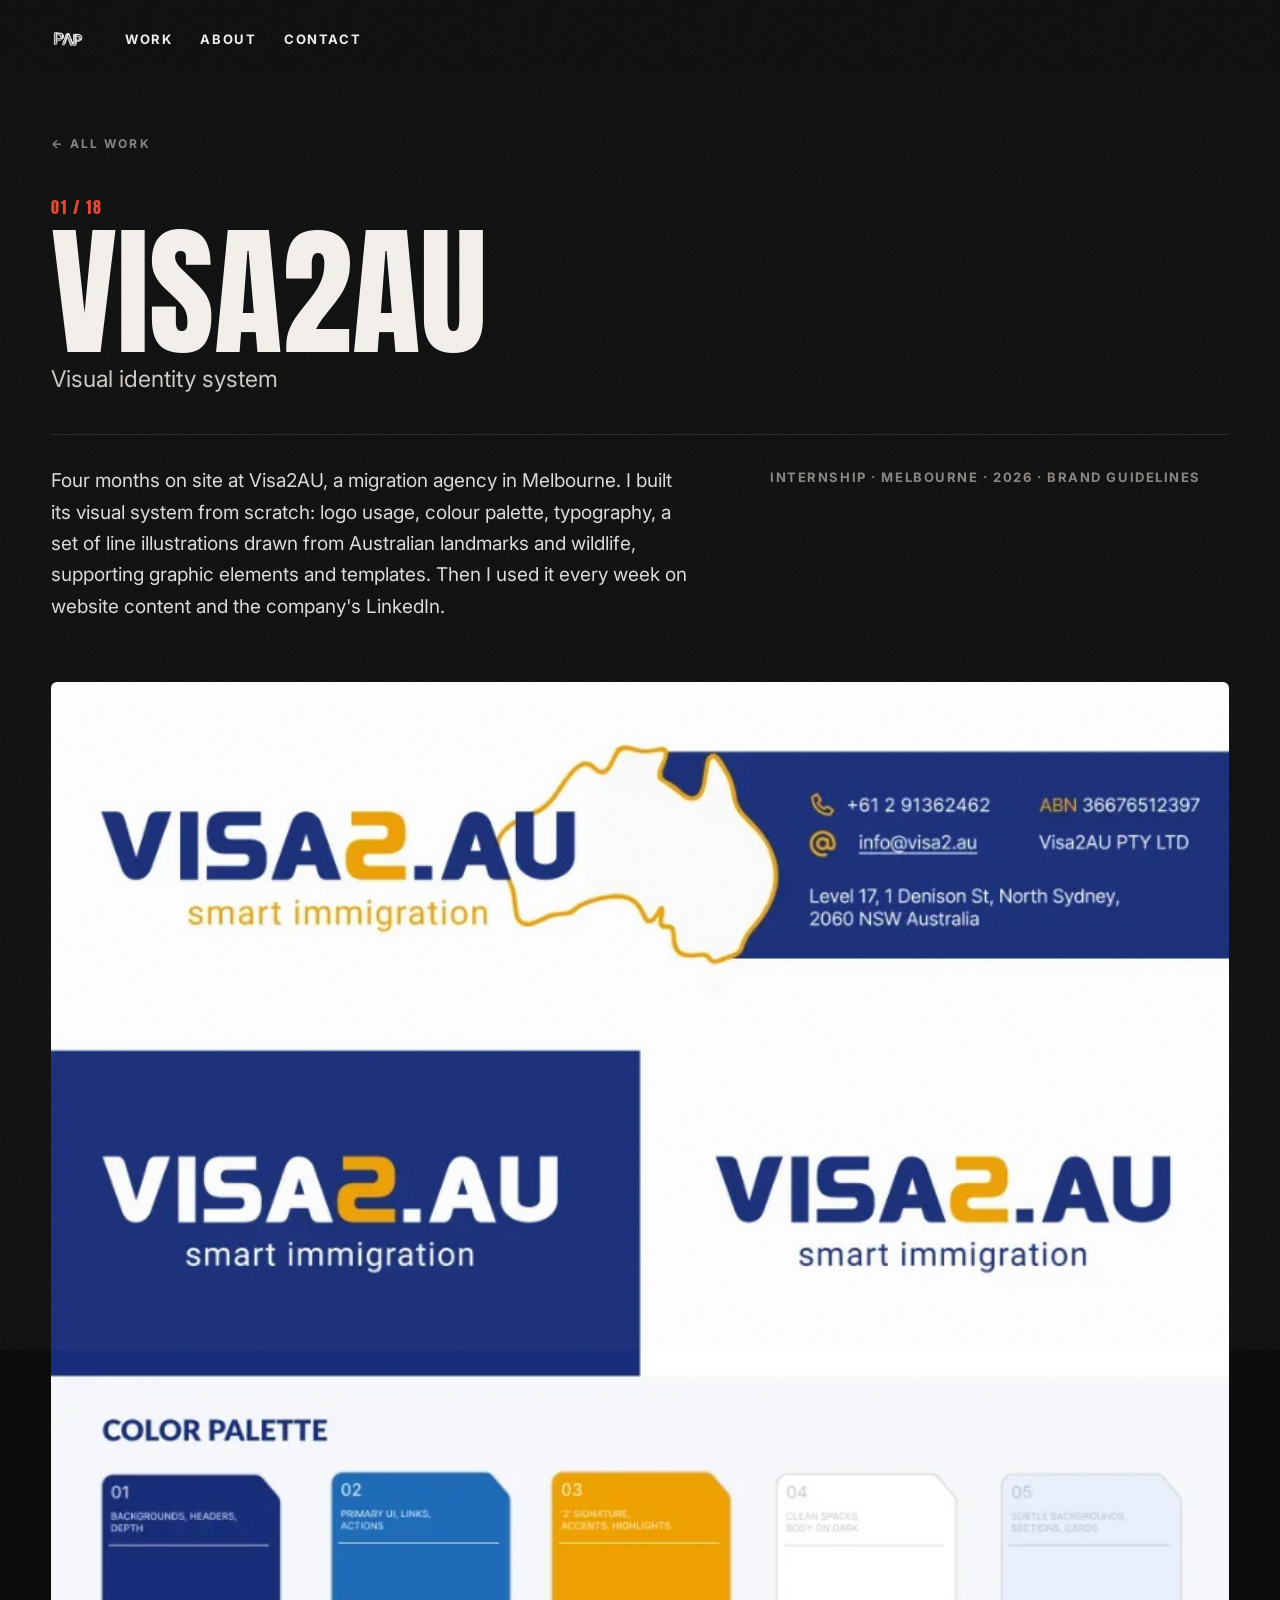
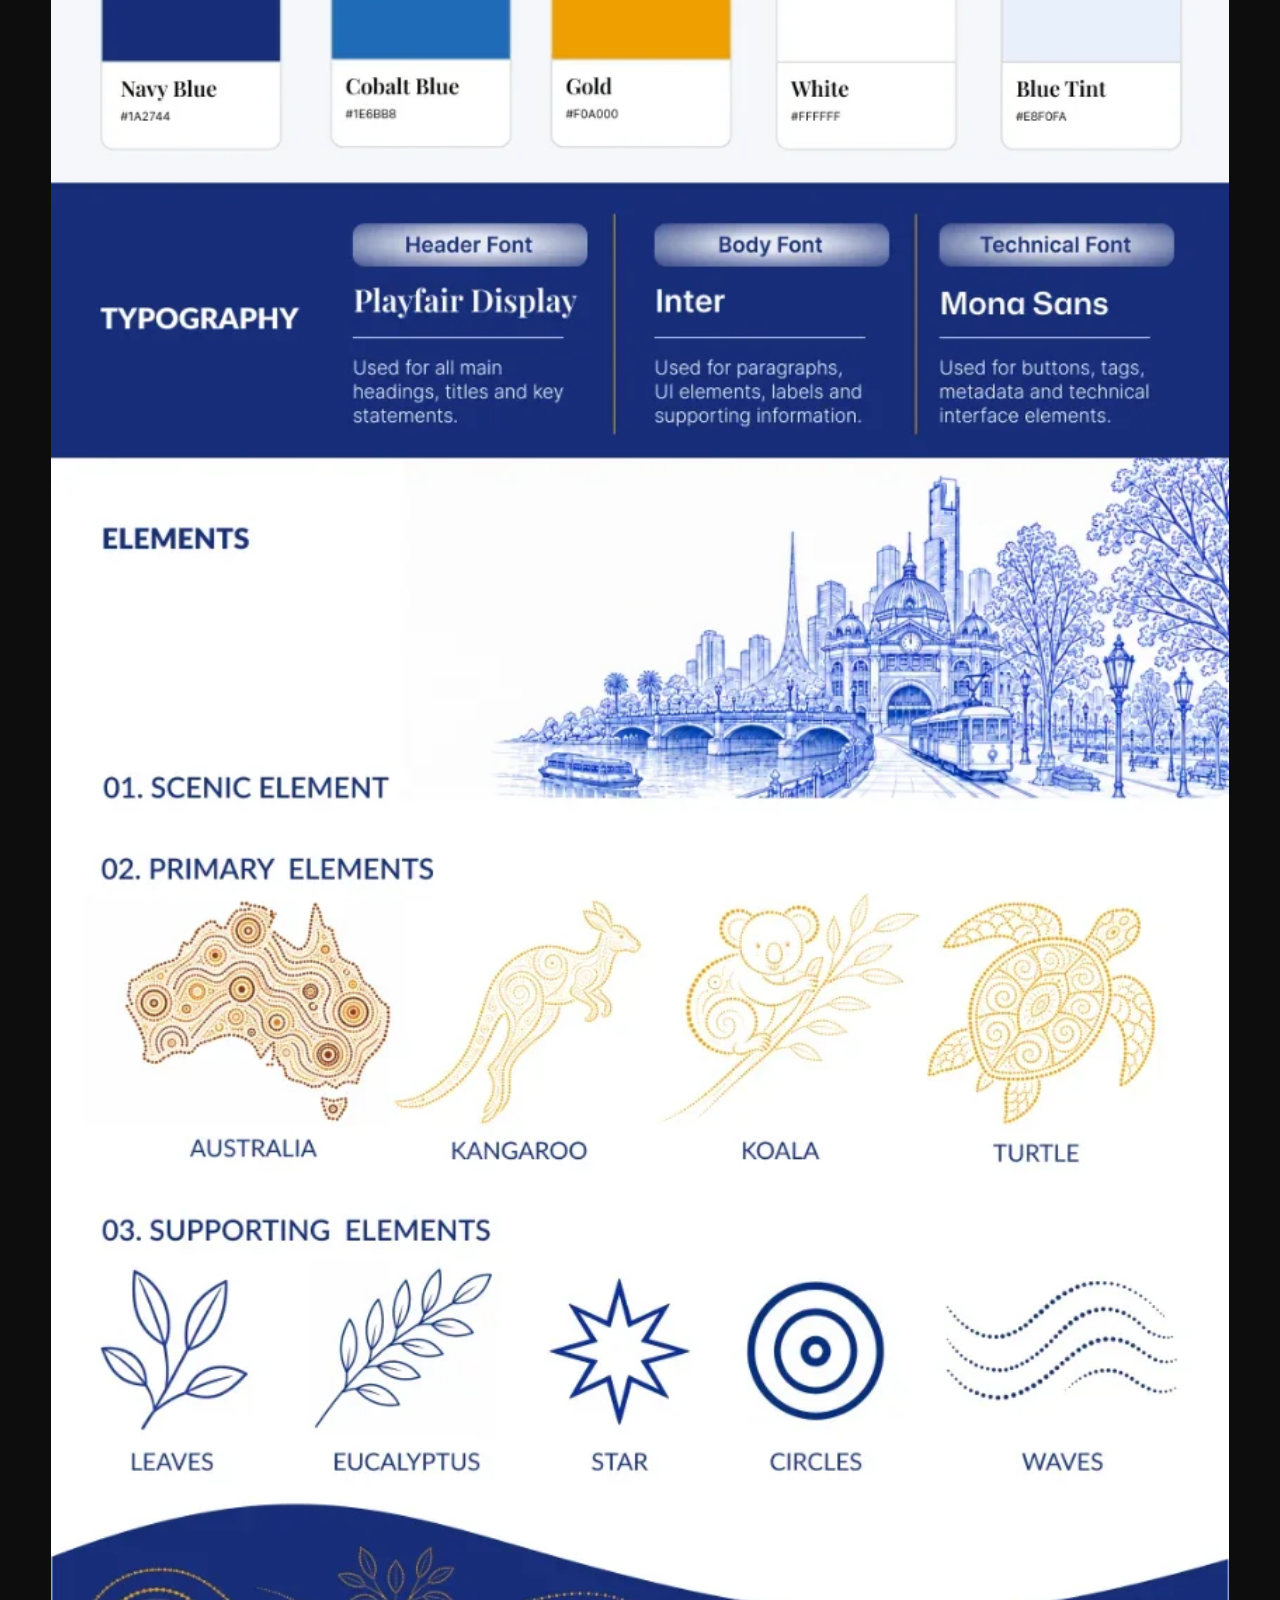
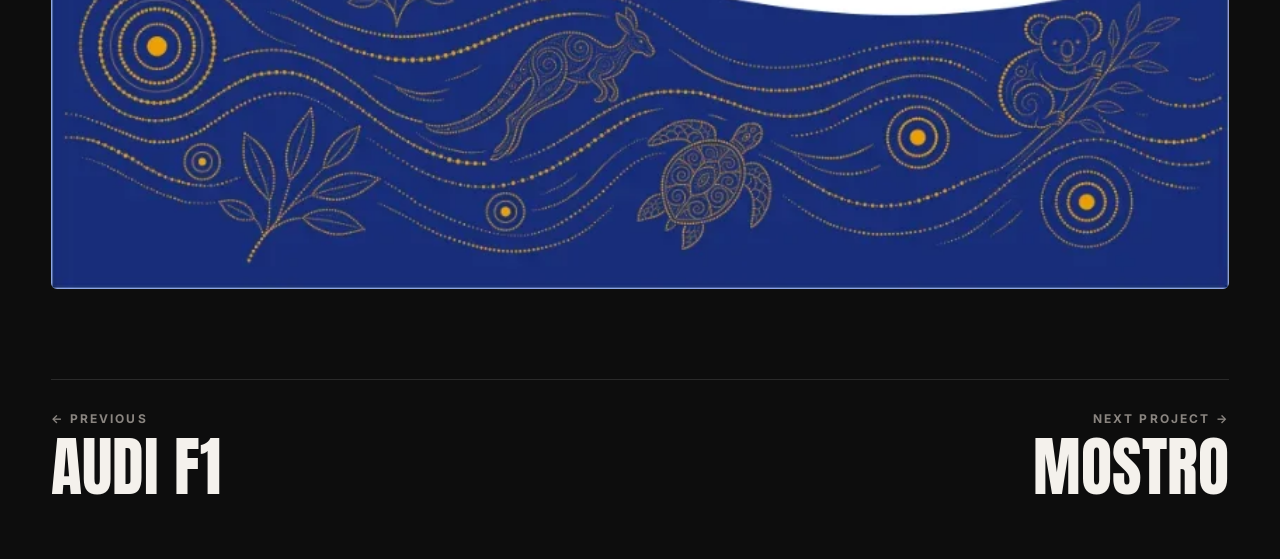
<file: case.html>
<!DOCTYPE html>
<html lang="en">
<head>
  <meta charset="UTF-8">
  <meta name="viewport" content="width=device-width, initial-scale=1.0">
  <title>Project — Pavla Patlis</title>
  <link rel="icon" type="image/x-icon" href="logo_pap.ico">
  <link rel="preconnect" href="https://fonts.googleapis.com">
  <link href="https://fonts.googleapis.com/css2?family=Inter:wght@400;500;700;900&family=Anton&display=swap" rel="stylesheet">
  <link rel="stylesheet" href="v2.css">
</head>
<body class="case-page">
<div class="grain" aria-hidden="true"></div>

<header class="nav solid">
  <a href="v2.html" class="nav-logo"><img src="gallery2/logo_pap.png" alt="PAP"></a>
  <nav>
    <a href="v2.html#work">Work</a>
    <a href="v2.html#about">About</a>
    <a href="v2.html#contact">Contact</a>
  </nav>
</header>

<main class="case">
  <a class="case-back" href="v2.html#work">← All work</a>
  <header class="case-head">
    <span class="case-num"></span>
    <h1 class="case-title"></h1>
    <p class="case-sub"></p>
  </header>
  <div class="case-intro">
    <p class="case-text"></p>
    <p class="case-tags"></p>
  </div>
  <div class="case-media"></div>
  <nav class="case-next">
    <a class="case-prev-link" href="#"></a>
    <a class="case-next-link" href="#"></a>
  </nav>
</main>

<script src="v2-data.js"></script>
<script src="case.js"></script>
</body>
</html>
</file>
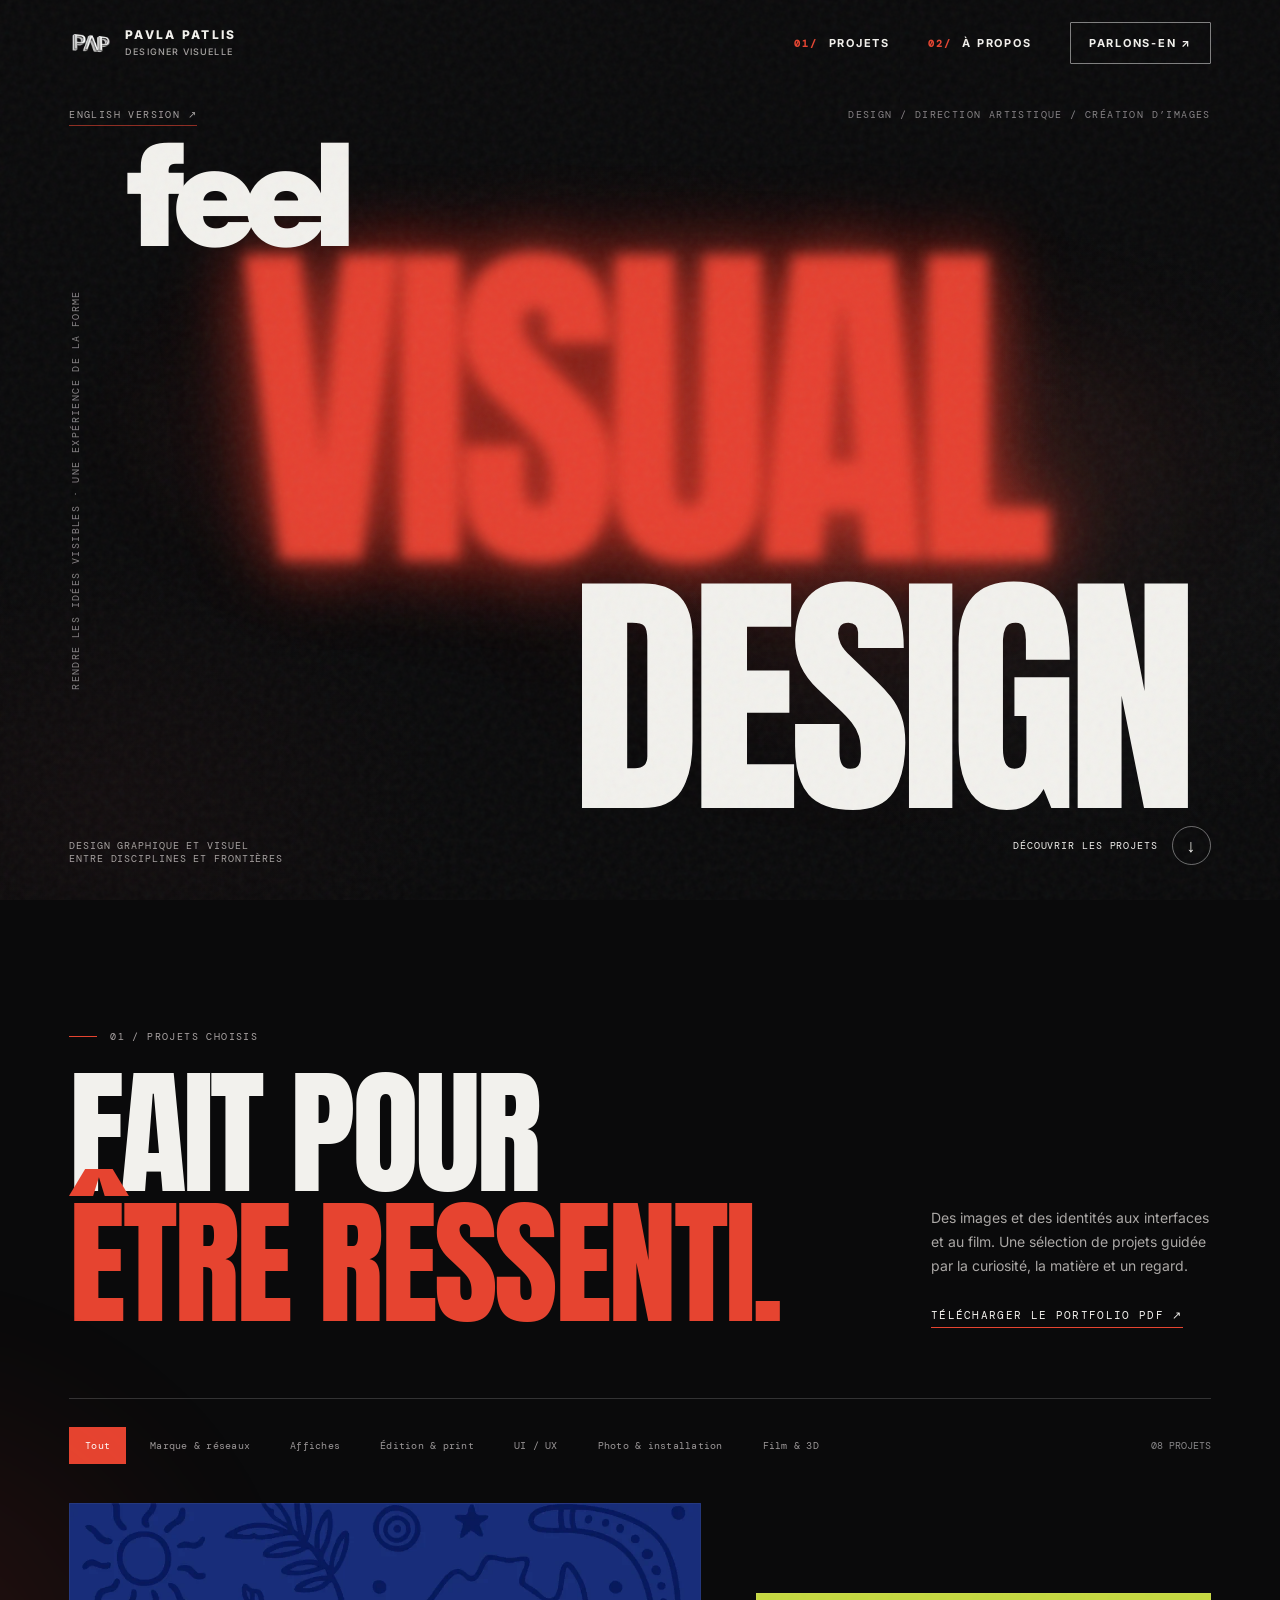
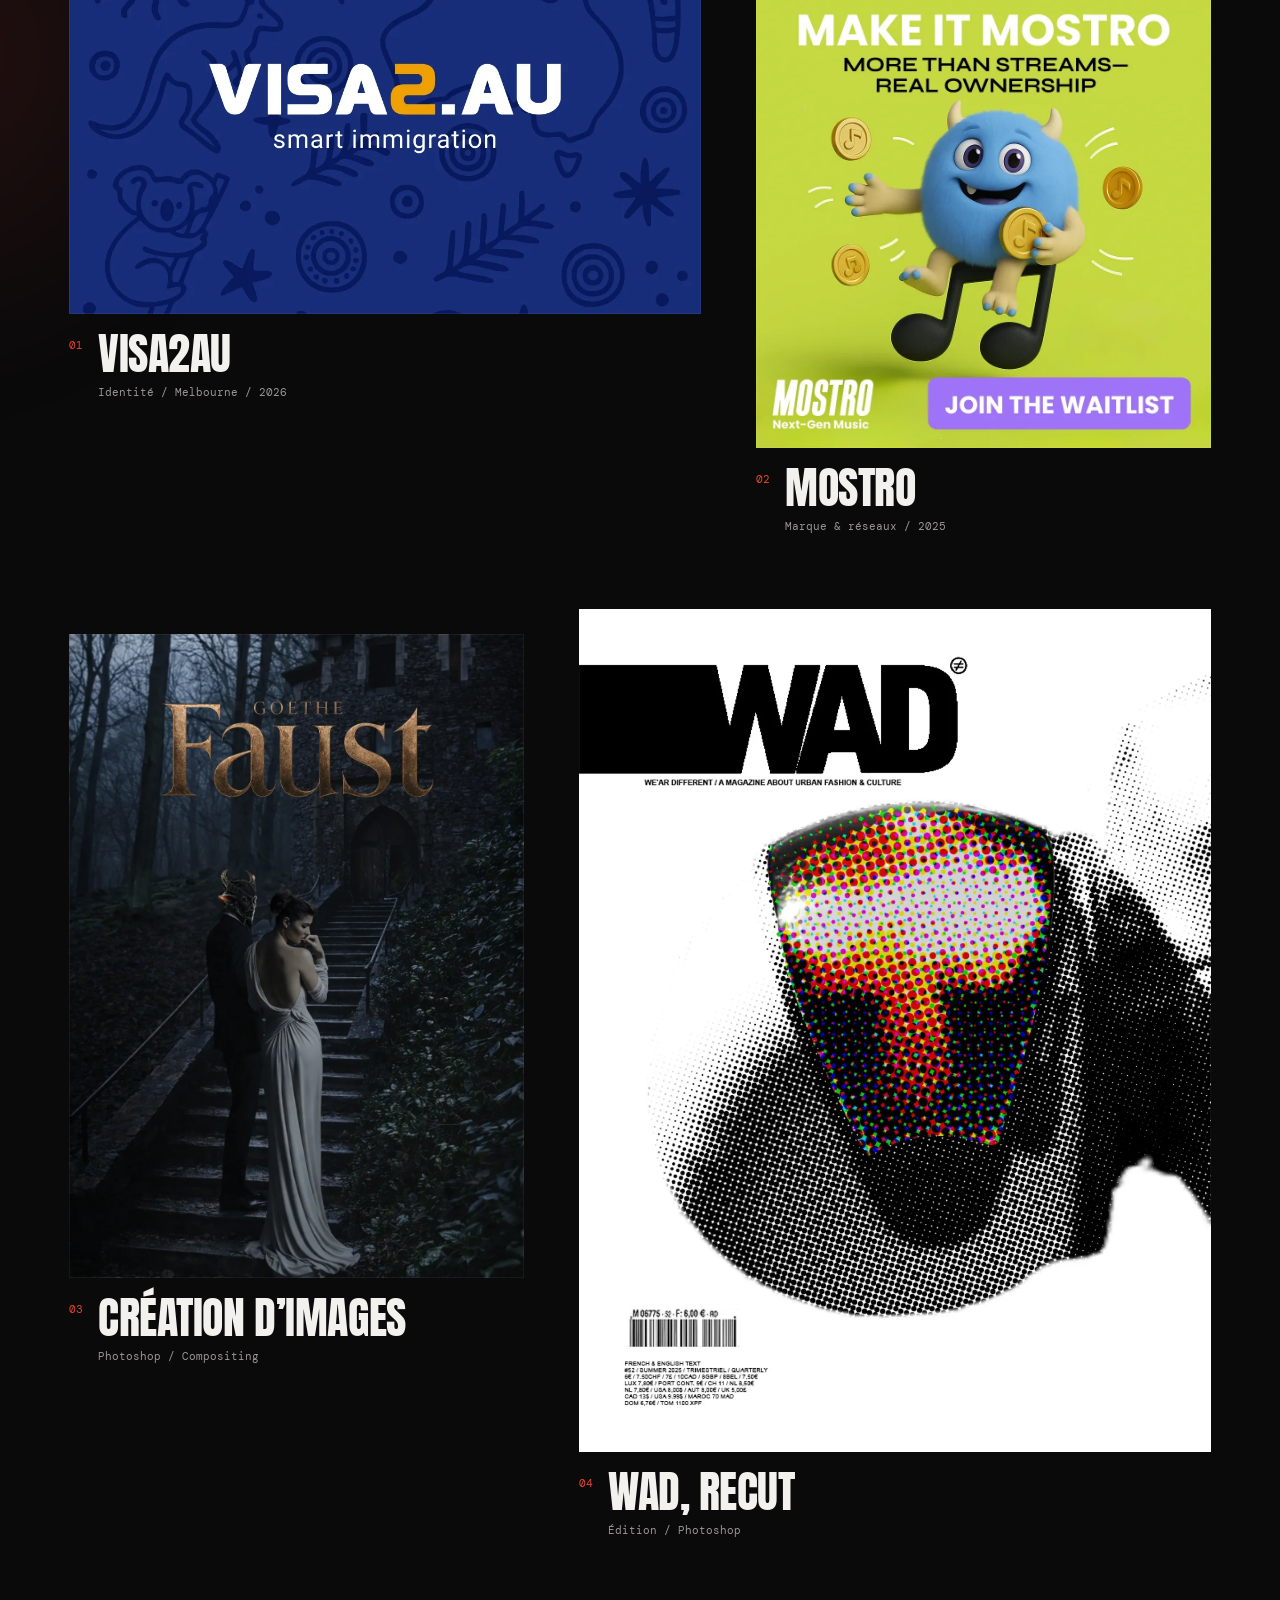
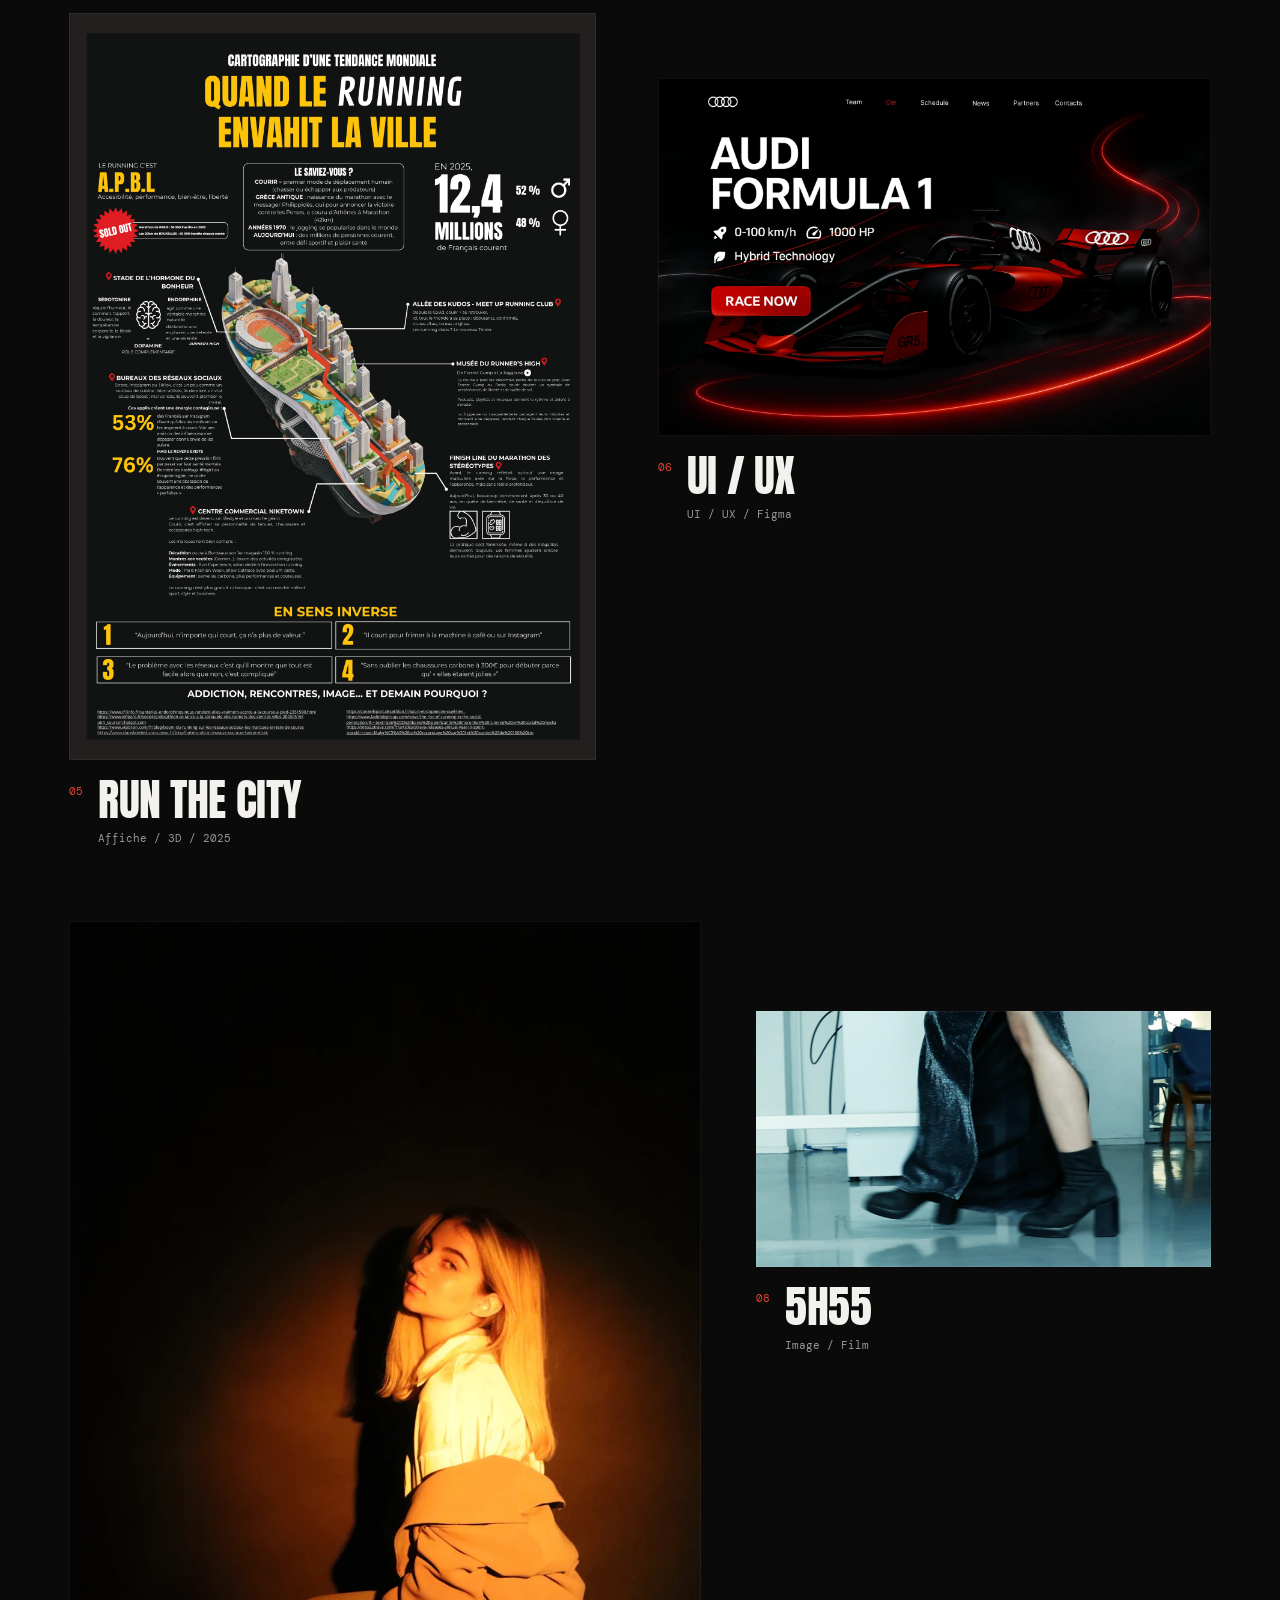
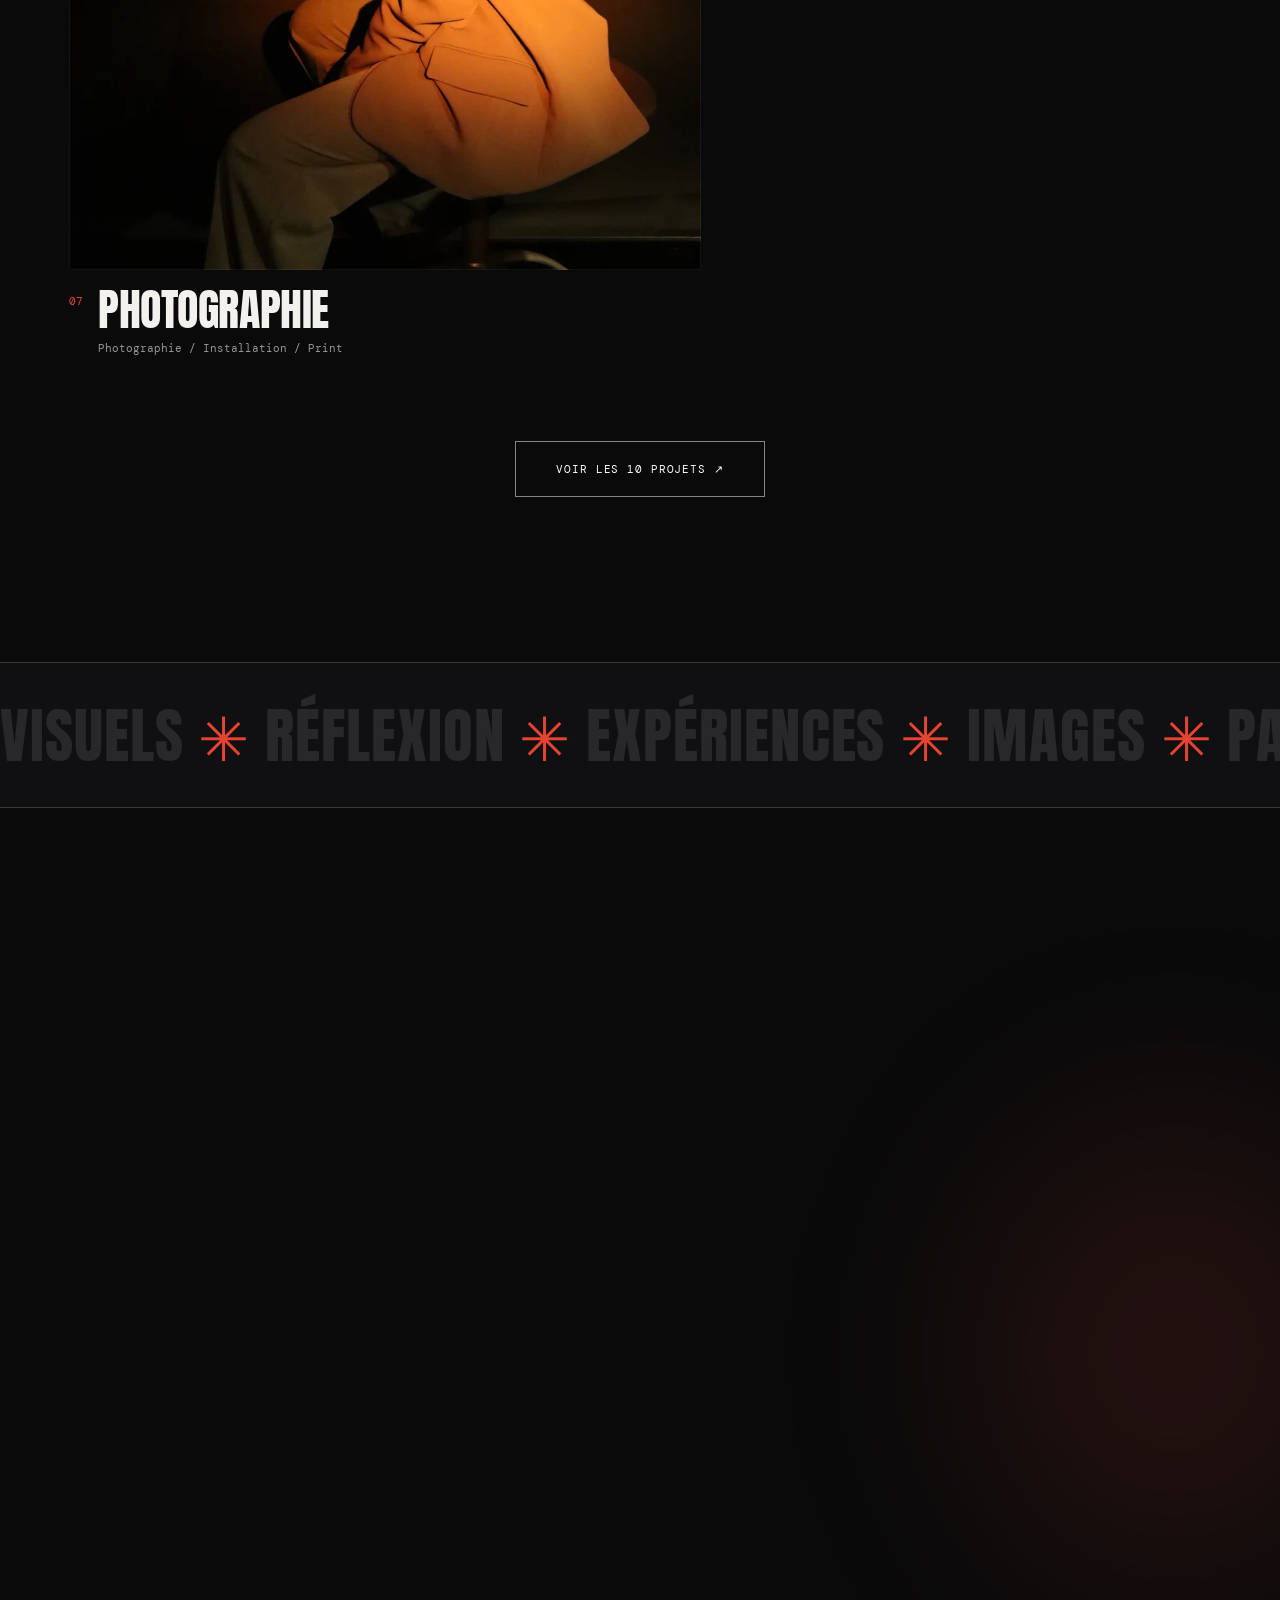
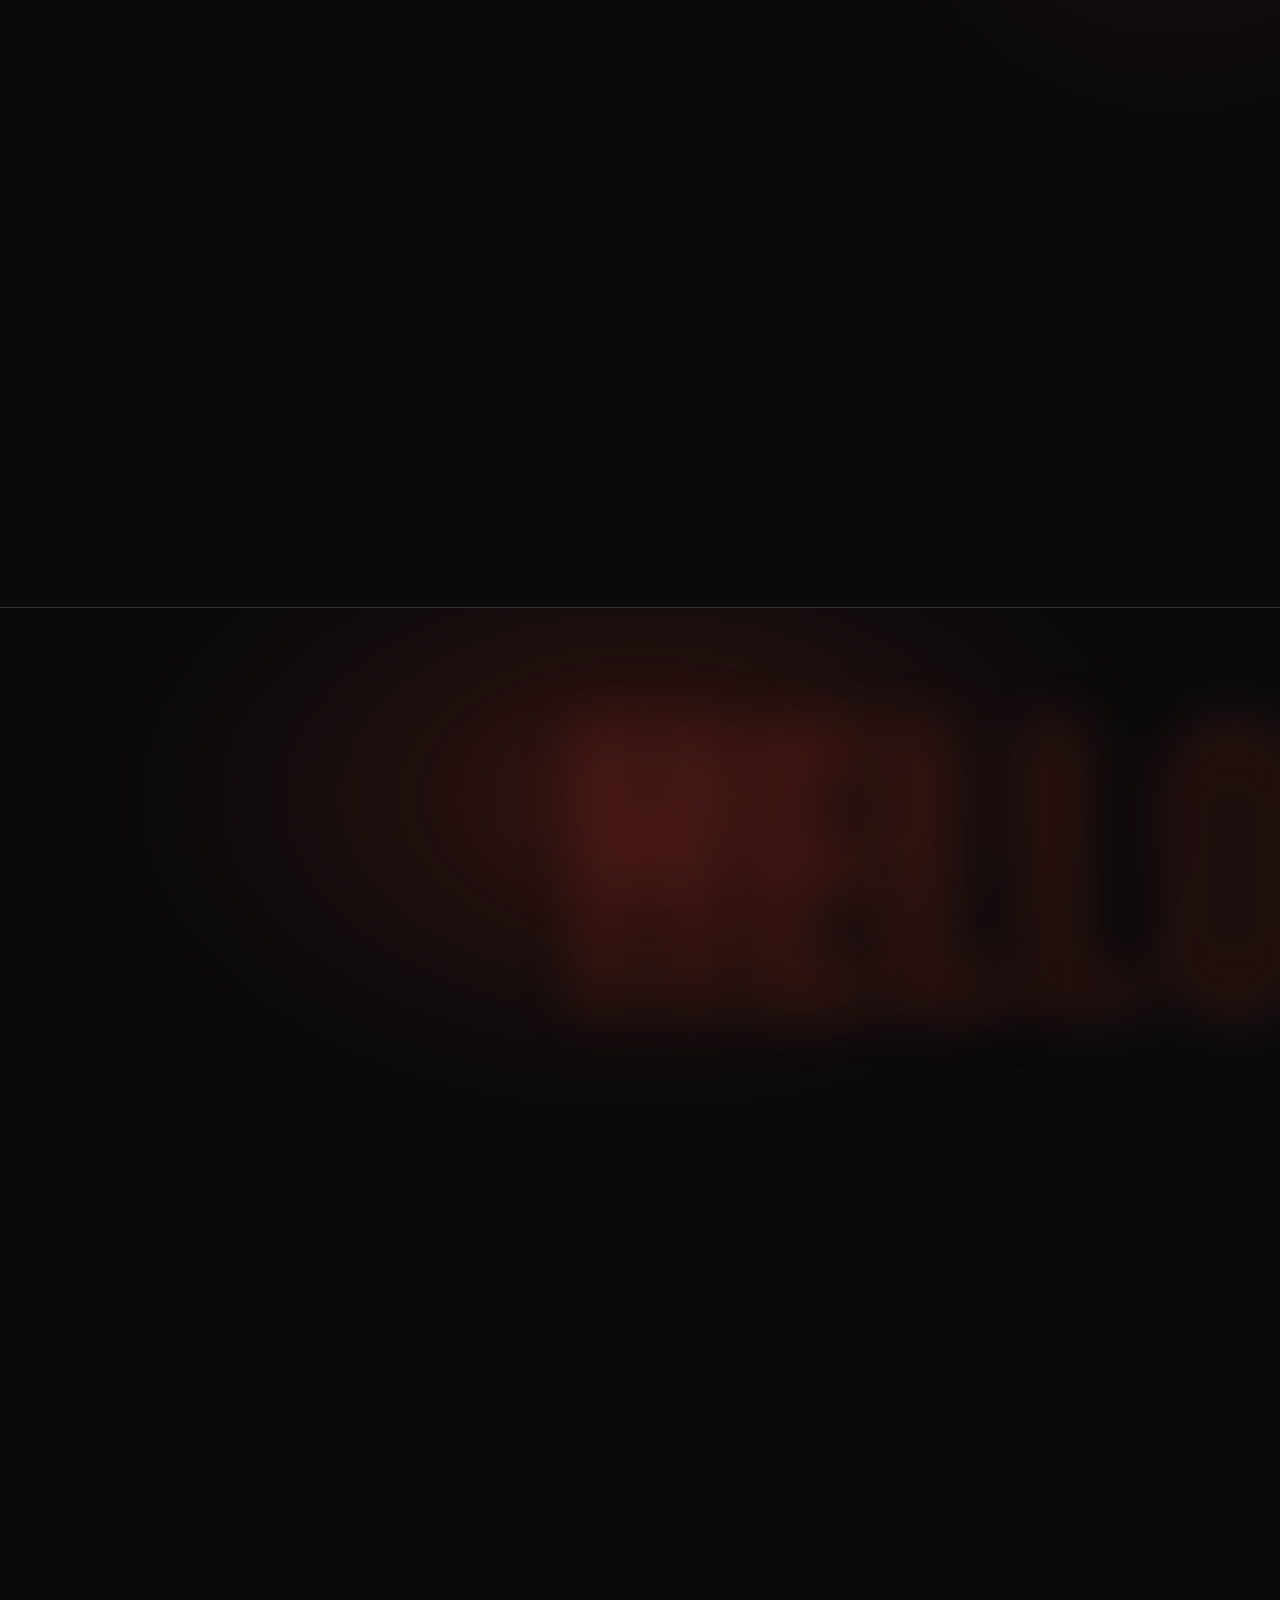
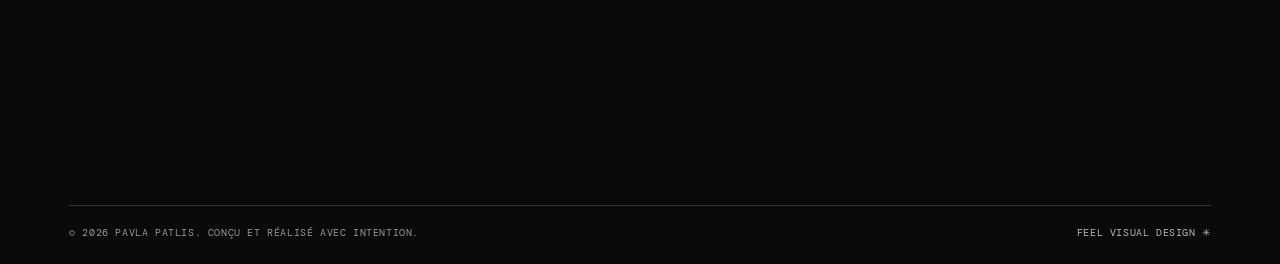
<file: fr.html>
<!doctype html>
<html lang="fr">
<head>
  <meta charset="utf-8">
  <meta name="viewport" content="width=device-width, initial-scale=1">
  <meta name="theme-color" content="#0a0a0b">
  <meta name="description" content="Pavla Patlis, designer visuelle : édition, identité visuelle, création d’images, digital et image en mouvement.">
  <title>Pavla Patlis — Feel Visual Design</title>
  <link rel="icon" type="image/x-icon" href="https://patlispavla.github.io/ppavla/logo_pap.ico">
  <link rel="preconnect" href="https://fonts.googleapis.com">
  <link rel="preconnect" href="https://fonts.gstatic.com" crossorigin>
  <link href="https://fonts.googleapis.com/css2?family=Anton&family=DM+Mono:wght@400;500&family=Inter:wght@400;500;600;700;800;900&display=swap" rel="stylesheet">
  <style>
  :root{--bg:#0a0a0b;--black:#0e0e10;--panel:#151517;--paper:#f2f1ed;--red:#e64430;--red2:#ff5b46;--faint:#89888a;--line:rgba(255,255,255,.17);--edge:clamp(22px,5.4vw,100px);--display:'Anton',Impact,'Noto Sans Condensed Black','Arial Narrow',sans-serif;--body:'Inter',Arial,sans-serif;--mono:'DM Mono',monospace}
  *,*::before,*::after{box-sizing:border-box}
  html{scroll-behavior:smooth;scroll-padding-top:100px}
  body{margin:0;color:var(--paper);background:var(--bg);font-family:var(--body);-webkit-font-smoothing:antialiased;overflow-x:hidden}
  ::selection{background:var(--red);color:white}
  a{color:inherit;text-decoration:none}
  button{font:inherit}
  button,a{-webkit-tap-highlight-color:transparent}
  button:focus-visible,a:focus-visible{outline:2px solid var(--red2);outline-offset:5px}
  img{display:block;max-width:100%}
  .sr-only{position:absolute!important;width:1px!important;height:1px!important;padding:0!important;margin:-1px!important;overflow:hidden!important;clip:rect(0,0,0,0)!important;white-space:nowrap!important;border:0!important}
  .skip{position:fixed;top:-80px;left:20px;background:var(--red);color:#fff;padding:12px 18px;z-index:500}.skip:focus{top:20px}
  .noise{position:fixed;inset:0;pointer-events:none;z-index:95;opacity:.095;background-image:url("data:image/svg+xml,%3Csvg viewBox='0 0 180 180' xmlns='http://www.w3.org/2000/svg'%3E%3Cfilter id='n'%3E%3CfeTurbulence type='fractalNoise' baseFrequency='.75' numOctaves='3' stitchTiles='stitch'/%3E%3C/filter%3E%3Crect width='100%25' height='100%25' filter='url(%23n)' opacity='.5'/%3E%3C/svg%3E")}
  .progress{position:fixed;z-index:100;top:0;left:0;height:2px;background:var(--red2);width:0;transition:width .08s linear}
  .site-header{height:86px;padding:0 var(--edge);display:flex;align-items:center;justify-content:space-between;position:fixed;inset:0 0 auto;z-index:90;border-bottom:1px solid transparent;transition:background .4s,border-color .4s,backdrop-filter .4s}
  .site-header.scrolled{background:rgba(8,8,9,.83);backdrop-filter:blur(24px);-webkit-backdrop-filter:blur(24px);border-color:var(--line)}
  .brand{display:flex;align-items:center;gap:12px;line-height:1}
  .brand-mark{width:44px;height:44px;object-fit:contain}
  .brand-name{font-size:12px;font-weight:800;letter-spacing:.19em;text-transform:uppercase}
  .brand-name small{display:block;font-size:9px;letter-spacing:.13em;font-weight:500;color:#a6a3a2;margin-top:6px}
  .main-nav{display:flex;align-items:center;gap:clamp(24px,3vw,52px)}
  .main-nav a{font-size:11px;text-transform:uppercase;letter-spacing:.16em;font-weight:700;position:relative}
  .main-nav a::after{content:'';position:absolute;bottom:-9px;left:0;width:0;height:2px;background:var(--red);transition:width .25s}
  .main-nav a:hover::after,.main-nav a:focus-visible::after{width:100%}
  .nav-num{font-family:var(--mono);font-size:10px;color:var(--red);margin-right:6px}
  .header-contact{border:1px solid rgba(255,255,255,.48);padding:13px 18px;border-radius:1px;transition:background .2s,border-color .2s}
  .header-contact:hover{background:var(--red);border-color:var(--red)}
  .mobile-toggle{display:none;background:none;border:0;color:var(--paper);font-size:12px;font-weight:700;letter-spacing:.1em;cursor:pointer}
  .hero{height:min(950px,100svh);min-height:740px;position:relative;isolation:isolate;overflow:hidden;display:flex;align-items:center;justify-content:center;padding:115px var(--edge) 90px}
  .hero::before{content:'';position:absolute;inset:-15%;z-index:-2;pointer-events:none;background:radial-gradient(ellipse 43% 30% at 47% 46%,rgba(102,32,29,.20),transparent 70%),radial-gradient(ellipse 30% 36% at 74% 58%,rgba(60,57,57,.18),transparent 75%),radial-gradient(ellipse 28% 30% at 18% 80%,rgba(68,32,34,.14),transparent 72%)}
  .hero-haze{position:absolute;pointer-events:none;z-index:-1;border-radius:50%;filter:blur(58px);will-change:transform;transform:translate3d(0,0,0)}
  .hero-haze.a{width:min(85vw,1100px);height:320px;left:11%;top:31%;background:radial-gradient(ellipse,rgba(230,68,48,.30) 0%,rgba(230,68,48,.12) 35%,transparent 76%);animation:haze-a 10s ease-in-out infinite alternate}
  .hero-haze.b{width:660px;height:410px;left:40%;top:37%;background:radial-gradient(ellipse,rgba(245,74,56,.14),transparent 70%);filter:blur(75px);animation:haze-b 13s ease-in-out infinite alternate}
  @keyframes haze-a{to{transform:translate3d(5%,-6%,0) scale(1.14)}}
  @keyframes haze-b{to{transform:translate3d(-9%,7%,0) scale(.88)}}
  .hero-rail{position:absolute;top:50%;left:var(--edge);writing-mode:vertical-rl;transform:translateY(-40%) rotate(180deg);font:10px var(--mono);letter-spacing:.14em;color:#858184}
  .hero-rail.right{left:auto;right:var(--edge);transform:translateY(-40%)}
  .hero-stage{position:relative;width:min(100%,1390px);height:min(64vw,690px);min-height:490px;transform:translateY(1.5%);isolation:isolate}
  .hero-feel{font-size:clamp(66px,11.5vw,182px);letter-spacing:-.085em;font-weight:900;line-height:1;position:absolute;top:0;left:5%;z-index:5;margin:0}
  .hero-visual{font-family:var(--display);font-weight:400;letter-spacing:-.035em;font-size:clamp(170px,29vw,455px);position:absolute;top:12%;left:50%;transform:translateX(-50%) scaleX(.98);line-height:1.25;white-space:nowrap;margin:0;color:rgba(234,67,50,.94);z-index:2;filter:blur(7px);text-shadow:0 0 20px rgba(232,55,42,.24),0 0 66px rgba(229,60,45,.16);animation:visual-pulse 8s ease-in-out infinite alternate}
  .hero-visual::before{content:'VISUAL';position:absolute;inset:0;filter:blur(34px);color:rgba(235,58,43,.52);z-index:-1}
  @keyframes visual-pulse{to{filter:blur(12px);opacity:.82}}
  .hero-design{font-family:var(--display);font-weight:400;letter-spacing:-.037em;position:absolute;z-index:5;bottom:-2%;right:8%;font-size:clamp(135px,21vw,335px);line-height:1;margin:0;color:var(--paper)}
  .hero-symbol{position:absolute;right:3%;top:5%;width:20px;height:20px;border:1px solid #9e9995;border-radius:50%}
  .hero-symbol::after{content:'';position:absolute;left:9px;top:-14px;height:45px;border-left:1px solid #9e9995;transform:rotate(45deg)}
  .hero-bottom{position:absolute;left:var(--edge);right:var(--edge);bottom:35px;display:flex;justify-content:space-between;align-items:flex-end;font:10px var(--mono);text-transform:uppercase;letter-spacing:.09em;color:#a6a1a0}
  .hero-bottom a{display:flex;align-items:center;gap:14px;color:var(--paper)}
  .scroll-orb{width:39px;height:39px;border:1px solid rgba(255,255,255,.4);border-radius:50%;display:grid;place-items:center;font-size:18px;transition:background .3s,transform .3s}
  .hero-bottom a:hover .scroll-orb{background:var(--red);border-color:var(--red);transform:translateY(4px)}
  .hero-counter{position:absolute;left:var(--edge);top:150px;font:10px var(--mono);color:var(--faint);letter-spacing:.14em}
  .reveal{opacity:1;transform:none}
  .js .reveal{opacity:0;transform:translateY(34px);transition:opacity .85s cubic-bezier(.15,.85,.24,1),transform .85s cubic-bezier(.15,.85,.24,1)}
  .js .reveal.is-visible{opacity:1;transform:none}
  .section-label{display:flex;align-items:center;gap:13px;font:10px var(--mono);text-transform:uppercase;letter-spacing:.14em;color:#aaa4a4}
  .section-label::before{content:'';width:28px;height:1px;background:var(--red)}
  .work{padding:130px var(--edge) 165px;position:relative}
  .work::before{content:'';position:absolute;width:700px;height:650px;left:-450px;top:430px;background:radial-gradient(ellipse,rgba(217,54,40,.14),transparent 72%);pointer-events:none;filter:blur(54px)}
  .work-intro{display:flex;justify-content:space-between;align-items:end;gap:35px;margin:25px 0 70px}
  .section-heading{font-family:var(--display);font-weight:400;font-size:clamp(70px,10.8vw,180px);line-height:.94;letter-spacing:-.026em;text-transform:uppercase;margin:0}
  .section-heading .accent{color:var(--red)}
  .work-intro p{max-width:280px;font-size:14px;line-height:1.7;color:#aaa7a5;margin:0 0 8px}
  .filter-bar{display:flex;flex-wrap:wrap;gap:8px;margin-bottom:39px;border-top:1px solid var(--line);padding-top:28px;align-items:center}
  .filter-bar button{cursor:pointer;color:#9b9798;background:none;border:1px solid transparent;padding:11px 15px;font:10px var(--mono);letter-spacing:.025em;transition:background .2s,color .2s,border-color .2s}
  .filter-bar button:hover{color:white;border-color:var(--line)}
  .filter-bar button[aria-pressed="true"]{color:white;background:var(--red);border-color:var(--red)}
  .filter-count{font:10px var(--mono);color:var(--faint);margin-left:auto;padding:10px 0}
  .projects{display:grid;grid-template-columns:repeat(12,minmax(0,1fr));column-gap:clamp(14px,2.8vw,45px);row-gap:75px}
  .project{grid-column:span 6;min-width:0;position:relative;cursor:pointer;background:none;color:inherit;border:0;padding:0;text-align:left;display:flex;flex-direction:column}
  .project:nth-child(6n+1),.project:nth-child(6n+4){grid-column:span 7}
  .project:nth-child(6n+2),.project:nth-child(6n+3){grid-column:span 5}
  .project:nth-child(6n+1){padding-right:1.5vw}
  .project:nth-child(6n+2){padding-top:90px}
  .project:nth-child(6n+3){padding-top:25px}
  .project:nth-child(6n+4){padding-left:1.5vw}
  .project:nth-child(6n+5){padding-right:2vw}
  .project:nth-child(6n+6){padding-top:65px}
  .project-cover{width:100%;position:relative;display:block;background:#19191b;overflow:hidden;aspect-ratio:1.37}
  .project:nth-child(6n+2) .project-cover,.project:nth-child(6n+3) .project-cover{aspect-ratio:.91}
  .project:nth-child(6n+5) .project-cover{aspect-ratio:1.12}
  .project-cover::after{content:'';position:absolute;inset:0;border:1px solid rgba(255,255,255,.055);pointer-events:none}
  .project-cover img{width:100%;height:100%;object-fit:cover;transition:transform 1s cubic-bezier(.2,.8,.2,1),filter .6s}
  .project:hover .project-cover img{transform:scale(1.06);filter:saturate(1.09)}
  .project-cover .view{position:absolute;top:20px;right:20px;width:52px;height:52px;border-radius:50%;display:grid;place-items:center;background:var(--red);font-size:20px;line-height:1;opacity:0;transform:translateY(10px) rotate(-25deg);transition:opacity .3s,transform .3s;z-index:2}
  .project:hover .view,.project:focus-visible .view{opacity:1;transform:translateY(0) rotate(0)}
  .project-info{display:flex;align-items:start;gap:15px;padding-top:18px}
  .project-index{font:11px var(--mono);color:var(--red);padding-top:6px}
  .project-title{font:clamp(27px,3.4vw,53px)/1 var(--display);text-transform:uppercase;letter-spacing:-.01em;transition:color .25s}
  .project:hover .project-title{color:var(--red2)}
  .project-category{font:11px var(--mono);color:#9b9695;margin:8px 0 0 0;line-height:1.5}
  .archive-controls{display:flex;justify-content:center;padding-top:85px}
  .archive-button{border:1px solid rgba(255,255,255,.5);cursor:pointer;background:transparent;color:white;min-width:250px;padding:20px 27px;text-align:center;text-transform:uppercase;font:11px var(--mono);letter-spacing:.08em;transition:background .25s,border-color .25s}
  .archive-button:hover{background:var(--red);border-color:var(--red)}
  .marquee{border-top:1px solid var(--line);border-bottom:1px solid var(--line);padding:26px 0;overflow:hidden;background:#101012}
  .marquee-track{display:flex;gap:55px;width:max-content;font:clamp(27px,4.8vw,70px) var(--display);white-space:nowrap;text-transform:uppercase;color:#28282a;letter-spacing:.015em;animation:marquee 35s linear infinite}
  .marquee-track b{font-weight:400;color:var(--red)}
  @keyframes marquee{to{transform:translateX(-50%)}}
  .about{padding:150px var(--edge) 155px;position:relative;overflow:hidden}
  .about::before{content:'';position:absolute;right:-220px;top:170px;width:650px;height:750px;background:radial-gradient(ellipse,rgba(230,68,48,.14),transparent 70%);filter:blur(65px);pointer-events:none}
  .about-layout{display:grid;grid-template-columns:.84fr 1.15fr;gap:clamp(45px,9vw,150px);margin-top:35px;align-items:start}
  .portrait{margin:0;position:relative;width:100%;max-width:520px;background:#222;overflow:hidden;aspect-ratio:4/5}
  .portrait img{height:100%;width:100%;object-fit:cover;filter:grayscale(1) contrast(1.13);transition:filter .6s,transform 1.2s}
  .portrait:hover img{filter:grayscale(.45);transform:scale(1.03)}
  .portrait figcaption{position:absolute;bottom:17px;left:18px;font:10px var(--mono);letter-spacing:.09em;background:rgba(11,11,12,.7);padding:9px 11px}
  .about-lead{font-size:clamp(26px,3.6vw,53px);line-height:1.13;font-weight:800;letter-spacing:-.04em;margin:0 0 29px}
  .about-lead em{font-style:normal;color:var(--red)}
  .about-copy{font-size:15px;line-height:1.9;color:#aaa5a4;max-width:600px;margin:0 0 22px}
  .about-status{display:flex;align-items:flex-start;gap:12px;border-top:1px solid var(--line);border-bottom:1px solid var(--line);padding:22px 0;margin:35px 0 40px;font-size:13px;line-height:1.65;max-width:620px}
  .status-dot{display:block;width:8px;height:8px;border-radius:50%;background:var(--red);box-shadow:0 0 0 6px rgba(230,68,48,.15);margin:5px 3px 0 4px;flex-shrink:0;animation:status 2.5s ease-in-out infinite}
  @keyframes status{50%{box-shadow:0 0 0 10px rgba(230,68,48,0)}}
  .about-detail{display:grid;grid-template-columns:1fr 1fr;gap:36px;margin-top:30px;max-width:620px}
  .detail-heading{font:10px var(--mono);letter-spacing:.14em;text-transform:uppercase;color:var(--red);margin:0 0 15px}
  .detail-text{font-size:13px;line-height:1.8;color:#aaa5a4;margin:0}
  .contact{min-height:680px;position:relative;isolation:isolate;padding:115px var(--edge) 25px;overflow:hidden;border-top:1px solid var(--line);display:flex;flex-direction:column;justify-content:space-between}
  .contact::before{content:'';position:absolute;z-index:-2;left:10%;top:-110px;width:80%;height:600px;background:radial-gradient(ellipse,rgba(227,61,44,.24),rgba(227,61,44,.08) 38%,transparent 73%);filter:blur(55px);animation:contact-fog 10s ease-in-out infinite alternate}
  @keyframes contact-fog{to{transform:scale(1.15) translateX(3%);opacity:.75}}
  .contact-glow{position:absolute;z-index:-1;font:clamp(160px,27vw,510px)/1 var(--display);color:rgba(231,62,44,.13);filter:blur(27px);top:90px;right:-3%;white-space:nowrap;pointer-events:none}
  .contact-content{position:relative;z-index:2}
  .contact-heading{font:clamp(76px,11.7vw,190px)/.91 var(--display);text-transform:uppercase;letter-spacing:-.02em;margin:20px 0 43px}
  .contact-heading span{color:var(--red)}
  .email-link{display:inline-block;font-size:clamp(17px,3vw,42px);font-weight:700;letter-spacing:-.035em;padding:8px 0;border-bottom:1px solid var(--paper);word-break:break-word;transition:color .25s,border-color .25s}
  .email-link:hover{color:var(--red2);border-color:var(--red2)}
  .contact-links{display:flex;flex-wrap:wrap;gap:26px;margin-top:35px;font:10px var(--mono);text-transform:uppercase;letter-spacing:.08em}
  .contact-links a{padding:4px 0;border-bottom:1px solid rgba(255,255,255,.4);transition:color .2s}
  .contact-links a:hover{color:var(--red2)}
  .footer{display:flex;justify-content:space-between;align-items:center;gap:20px;border-top:1px solid var(--line);padding-top:20px;font:10px var(--mono);color:#9b9797;letter-spacing:.06em}
  .footer span:last-child{color:#bcb9b8}
  /* case study overlay */
  .case-overlay{position:fixed;inset:0;background:rgba(0,0,0,.78);z-index:140;display:none;align-items:stretch;justify-content:end;backdrop-filter:blur(14px);-webkit-backdrop-filter:blur(14px)}
  .case-overlay.open{display:flex}
  .case-panel{background:#101011;position:relative;overflow-y:auto;overscroll-behavior:contain;width:min(1050px,96vw);height:100%;padding:35px clamp(22px,5vw,75px) 75px;box-shadow:-20px 0 80px rgba(0,0,0,.3);animation:panel-in .4s cubic-bezier(.2,.8,.2,1) both}
  @keyframes panel-in{from{transform:translateX(40px);opacity:.6}to{transform:none;opacity:1}}
  .case-top{display:flex;align-items:center;justify-content:space-between;padding:0 0 50px;gap:15px}
  .case-back{background:none;border:0;color:#aaa4a4;cursor:pointer;font:11px var(--mono);text-transform:uppercase;letter-spacing:.1em}
  .case-close{border:1px solid var(--line);background:none;color:white;width:44px;height:44px;border-radius:50%;font-size:21px;cursor:pointer;transition:background .25s}
  .case-close:hover{background:var(--red)}
  .case-small{font:11px var(--mono);color:var(--red);letter-spacing:.1em}
  .case-name{font:clamp(70px,9vw,150px)/1 var(--display);text-transform:uppercase;letter-spacing:-.02em;margin:17px 0 10px}
  .case-subline{font:14px var(--mono);color:#aaa4a4;margin:0 0 45px}
  .case-main-image{width:100%;max-height:650px;object-fit:cover;background:#222}
  .case-row{display:grid;grid-template-columns:1.15fr .85fr;gap:40px;border-top:1px solid var(--line);padding:45px 0 55px;margin-top:25px}
  .case-description{font-size:clamp(17px,2vw,25px);line-height:1.65;letter-spacing:-.025em;margin:0}
  .case-tags{font:11px/1.9 var(--mono);color:#999;letter-spacing:.01em;margin:0}
  .case-gallery{display:grid;grid-template-columns:repeat(2,minmax(0,1fr));gap:16px}
  .case-gallery img{width:100%;height:auto;object-fit:contain;background:#1e1e20}
  .case-gallery img.wide{grid-column:1/-1}
  .case-next-btn{border:0;border-top:1px solid var(--line);width:100%;margin-top:42px;padding:30px 0;text-align:left;color:white;background:none;display:flex;justify-content:space-between;align-items:center;cursor:pointer}
  .case-next-btn span:first-child{font:10px var(--mono);color:var(--red)}
  .case-next-btn span:last-child{font:clamp(30px,4vw,60px) var(--display);text-transform:uppercase}
  .no-scroll{overflow:hidden}
  @media(max-width:1100px){.hero{min-height:640px}.hero-stage{min-height:400px}.hero-design{bottom:4%}.hero-feel{top:4%}.work{padding-top:85px}.section-heading{font-size:clamp(80px,10vw,135px)}.about-layout{gap:50px}}
  @media(max-width:760px){:root{--edge:22px}.site-header{height:72px}.brand-mark{width:37px;height:37px}.brand-name{font-size:10px}.brand-name small{font-size:8px}.mobile-toggle{display:block}.main-nav{position:absolute;left:0;right:0;top:72px;background:#101011;display:none;flex-direction:column;align-items:stretch;padding:30px var(--edge);gap:0;border-bottom:1px solid var(--line)}.main-nav.open{display:flex}.main-nav a{font-size:15px;padding:17px 0}.main-nav .header-contact{margin-top:15px;text-align:center}.hero{height:780px;min-height:680px;padding-top:100px}.hero-stage{min-height:370px;height:440px;width:100%;transform:translateY(-15px)}.hero-feel{left:0;top:15%;font-size:clamp(70px,15vw,125px)}.hero-visual{font-size:clamp(158px,30vw,240px);top:24%;filter:blur(5px)}.hero-design{font-size:clamp(126px,24vw,195px);right:1%;bottom:9%}.hero-rail,.hero-rail.right,.hero-symbol{display:none}.hero-counter{top:105px}.hero-bottom{bottom:22px}.hero-bottom>span{max-width:160px}.work{padding:80px var(--edge) 95px}.work-intro{display:block;margin-bottom:37px}.section-heading{font-size:clamp(64px,16vw,110px)}.work-intro p{margin-top:24px;max-width:380px}.filter-bar{gap:4px}.filter-bar button{padding:10px 9px;font-size:10px}.filter-count{width:100%;margin-left:0}.projects{grid-template-columns:1fr 1fr;gap:45px 17px}.project,.project:nth-child(n){grid-column:span 1;padding:0}.project:nth-child(4n+1){grid-column:span 2}.project:nth-child(4n+1) .project-cover{aspect-ratio:1.35}.project:nth-child(4n+2) .project-cover,.project:nth-child(4n+3) .project-cover{aspect-ratio:.75}.project:nth-child(4n+4) .project-cover{aspect-ratio:.82}.project-info{gap:8px;padding-top:13px}.project-index{font-size:9px}.project-title{font-size:clamp(23px,5vw,39px)}.project-category{font-size:10px;margin-top:6px}.project-cover .view{width:40px;height:40px;right:11px;top:11px}.about{padding:85px var(--edge)}.about-layout{grid-template-columns:1fr;gap:40px}.portrait{max-width:430px;aspect-ratio:4/4.5}.about-copy{font-size:14px}.contact{min-height:620px;padding-top:100px}.contact-heading{font-size:clamp(74px,13vw,135px)}.contact-glow{top:150px}.case-panel{width:100vw;padding-top:22px}.case-top{padding-bottom:30px}.case-row{grid-template-columns:1fr;gap:22px;padding-top:30px}}
  @media(max-width:460px){.hero{height:690px;min-height:630px}.hero-stage{height:335px;min-height:300px}.hero-feel{font-size:18.4vw;top:5%}.hero-visual{font-size:32vw;top:20%;letter-spacing:-.07em}.hero-design{font-size:25vw;bottom:0;right:-1%}.hero-bottom{font-size:9px}.work-intro p{font-size:13px}.project-title{font-size:21px}.project-category{font-size:9px}.about-detail{grid-template-columns:1fr;gap:24px}.footer{flex-direction:column;align-items:flex-start}.case-gallery{gap:10px}}
  @media(prefers-reduced-motion:reduce){*,*::before,*::after{scroll-behavior:auto!important;animation-duration:.01ms!important;animation-iteration-count:1!important;transition-duration:.01ms!important}.js .reveal{opacity:1!important;transform:none!important}.hero-visual{filter:blur(7px)}}
  
  /* Nov 9 edits: DESIGN lower; images shown whole, never cropped */
  .hero-design{bottom:-12%}
  .projects{align-items:start}
  .project-cover,.project:nth-child(n) .project-cover{aspect-ratio:auto!important;height:auto}
  .project-cover img{height:auto;object-fit:contain;display:block}
  .project:hover .project-cover img{transform:none}
  .portrait{aspect-ratio:auto!important}.portrait img{height:auto}
  .case-main-image{max-height:85vh;object-fit:contain;display:block;margin:0 auto}
  @media(max-width:1100px){.hero-design{bottom:-10%}}
  @media(max-width:760px){.hero-design{bottom:-4%}}
  @media(max-width:460px){.hero-design{bottom:-9%}}

  .case-section{grid-column:1/-1;display:grid;grid-template-columns:minmax(180px,.32fr) 1fr;gap:36px;padding:44px 0;border-top:1px solid var(--line)}
  .case-section-head h3{font:clamp(30px,3vw,46px)/1 var(--display);text-transform:uppercase;margin:0 0 14px}
  .case-section-head p{font-size:15px;line-height:1.6;color:#b9b3b1;margin:0;max-width:340px}
  .case-section-imgs{display:grid;gap:16px;align-content:start}
  .case-section-imgs.cols-2{grid-template-columns:repeat(2,minmax(0,1fr))}
  .case-section-imgs.cols-2 img:first-child:nth-last-child(odd){grid-column:1/-1}
  .case-section-imgs img{width:100%;height:auto;background:transparent;border-radius:4px}
  .case-section-imgs img[src*="letterhead"]{max-width:520px}
  @media(max-width:760px){.case-section{grid-template-columns:1fr;gap:18px;padding:30px 0}.case-section-imgs.cols-2{grid-template-columns:1fr 1fr}}

  .archive{display:grid;grid-template-columns:minmax(0,560px) minmax(220px,1fr);gap:0;align-items:stretch;margin:70px 0 40px}
  .archive-art img{display:block;width:100%;height:auto}
  .archive-links{position:relative}
  .archive-links-inner{position:absolute;left:0;right:0;top:71%;transform:translateY(-32px);display:flex;flex-direction:column}
  .archive-links a{display:flex;justify-content:space-between;align-items:center;gap:20px;padding:16px 4px 16px 28px;border-bottom:1px solid rgba(255,255,255,.25);font:clamp(22px,2.4vw,34px)/1 var(--display);text-transform:uppercase;letter-spacing:.01em;transition:color .2s,padding .2s}
  .archive-links a:first-child{border-top:1px solid rgba(255,255,255,.25)}
  .archive-links a b{font-weight:400;color:var(--red)}
  .archive-links a:hover{color:var(--red2);padding-left:36px}
  @media(max-width:760px){.archive{grid-template-columns:1fr;margin:44px 0 30px}.archive-links-inner{position:static;transform:none;margin-top:20px}.archive-links a{padding-left:4px}}

  .hero-design{right:2%}
  @media(max-width:760px){.hero-design{right:0}}

  /* hero: equal glyph gaps feel→VISUAL→DESIGN (Anton/Inter metrics), sizes tied to --s */
  @media(min-width:761px){
    .hero{padding-top:140px;padding-bottom:95px}
    .hero-stage{--s:min(455px,29vw,calc((clamp(740px,100svh,950px) - 245px)/1.845));height:calc(var(--s)*1.89);min-height:0;transform:none}
    .hero-feel{font-size:calc(var(--s)*.4);top:calc(var(--s)*-.0408)}
    .hero-visual{font-size:var(--s);line-height:1;top:calc(var(--s)*.267)}
    .hero-design{font-size:calc(var(--s)*.736);top:calc(var(--s)*1.21);bottom:auto}
    .hero-counter{top:108px}
    .hero-rail.right{writing-mode:horizontal-tb;top:108px;transform:none}
  }
  .work-pdf{display:inline-block;margin-top:22px;font:11px var(--mono);text-transform:uppercase;letter-spacing:.12em;color:var(--paper);border-bottom:1px solid var(--red);padding-bottom:5px}
  .work-pdf:hover{color:var(--red2)}
  .lang-switch{font:11px var(--mono);letter-spacing:.12em;color:#a6a1a0}
  .lang-switch b{color:var(--paper);font-weight:500}
  .lang-switch:hover{color:var(--red2)}
  .hero-fr{z-index:6;color:#a6a1a0;border-bottom:1px solid rgba(230,68,48,.6);padding-bottom:4px;transition:color .2s}
  .hero-fr:hover{color:var(--paper)}
  .about-certs{grid-column:1/-1}
  .cert-list{list-style:none;margin:0;padding:0;font-size:13px;line-height:1.5;color:#aaa5a4}
  .cert-list li{display:flex;justify-content:space-between;gap:18px;padding:9px 0;border-top:1px solid var(--line)}
  .cert-list li:last-child{border-bottom:1px solid var(--line)}
  .cert-list a,.cert-list .cert-name{color:var(--paper)}
  .cert-list a:hover{color:var(--red2)}
  .cert-list li span:last-child{font:10px var(--mono);letter-spacing:.08em;text-transform:uppercase;color:#858184;white-space:nowrap;align-self:center}
  @media(max-width:460px){.cert-list li{flex-direction:column;gap:3px}.cert-list li span:last-child{align-self:flex-start}}
  /* VISUAL grows on hover (desktop) */
  @media(hover:hover) and (pointer:fine){
    .hero-feel,.hero-design{pointer-events:none}
    .hero-visual{transform-origin:50% 55%;transition:transform .6s cubic-bezier(.2,.8,.2,1),color .6s;cursor:default}
    .hero-visual:hover{transform:translateX(-50%) scaleX(.98) scale(1.1);color:rgba(240,72,54,1)}
  }
  @media(prefers-reduced-motion:reduce){.hero-visual:hover{transform:translateX(-50%) scaleX(.98)}}
</style>
</head>
<body>
<a class="skip" href="#work">Aller aux projets</a>
<div class="noise" aria-hidden="true"></div><div class="progress" id="progress" aria-hidden="true"></div>
<header class="site-header" id="header">
  <a class="brand" href="#top" aria-label="Pavla Patlis, retour en haut"><img class="brand-mark" src="https://patlispavla.github.io/ppavla/gallery2/logo_pap.png" alt=""><span class="brand-name">Pavla Patlis<small>Designer visuelle</small></span></a>
  <button class="mobile-toggle" id="mobile-toggle" aria-controls="main-nav" aria-expanded="false">MENU <span aria-hidden="true">☰</span></button>
  <nav class="main-nav" id="main-nav" aria-label="Navigation principale">
    <a href="#work"><span class="nav-num">01/</span> Projets</a>
    <a href="#about"><span class="nav-num">02/</span> À propos</a>
    <a class="header-contact" href="#contact">PARLONS-EN ↗</a>
  </nav>
</header>
<main>
  <section id="top" class="hero" aria-labelledby="hero-title">
    <span class="hero-haze a" aria-hidden="true"></span><span class="hero-haze b" aria-hidden="true"></span>
    <a class="hero-counter hero-fr" href="https://patlispavla.github.io/ppavla/" lang="en" hreflang="en">ENGLISH VERSION ↗</a><span class="hero-rail">RENDRE LES IDÉES VISIBLES · UNE EXPÉRIENCE DE LA FORME</span><span class="hero-rail right">DESIGN / DIRECTION ARTISTIQUE / CRÉATION D’IMAGES</span>
    <div class="hero-stage" id="hero-stage"><h1 id="hero-title" class="hero-feel"><span aria-hidden="true">feel</span><span class="sr-only">Pavla Patlis, feel visual design</span></h1><div class="hero-visual" aria-hidden="true">VISUAL</div><div class="hero-design" aria-hidden="true">DESIGN</div></div>
    <div class="hero-bottom"><span>Design graphique et visuel<br>Entre disciplines et frontières</span><a href="#work">Découvrir les projets <span class="scroll-orb" aria-hidden="true">↓</span></a></div>
  </section>
  <section class="work" id="work" aria-labelledby="work-heading">
    <div class="section-label reveal">01 / Projets choisis</div>
    <div class="work-intro reveal"><h2 class="section-heading" id="work-heading">Fait pour<br><span class="accent">être ressenti.</span></h2><div class="work-intro-side"><p>Des images et des identités aux interfaces et au film. Une sélection de projets guidée par la curiosité, la matière et un regard.</p><a class="work-pdf" href="https://patlispavla.github.io/ppavla/portfolio.pdf" target="_blank" rel="noopener noreferrer">Télécharger le portfolio PDF ↗</a></div></div>
    <div class="filter-bar reveal" role="group" aria-label="Catégories de projets">
      <button type="button" data-filter="all" aria-pressed="true">Tout</button><button type="button" data-filter="brand" aria-pressed="false">Marque & réseaux</button><button type="button" data-filter="poster" aria-pressed="false">Affiches</button><button type="button" data-filter="editorial" aria-pressed="false">Édition & print</button><button type="button" data-filter="digital" aria-pressed="false">UI / UX</button><button type="button" data-filter="photo" aria-pressed="false">Photo & installation</button><button type="button" data-filter="film" aria-pressed="false">Film & 3D</button>
      <span class="filter-count" id="filter-count" aria-live="polite"></span>
    </div>
    <div class="projects" id="projects" aria-live="polite"></div>
    <div class="archive-controls"><button class="archive-button" type="button" id="archive-button">Voir tous les projets ↗</button></div>
  </section>
  <div class="marquee" aria-hidden="true"><div class="marquee-track"><span>VISUELS <b>✳</b> RÉFLEXION <b>✳</b> EXPÉRIENCES <b>✳</b> IMAGES <b>✳</b> PAS SEULEMENT VU, MAIS RESSENTI <b>✳</b>&nbsp;</span><span>VISUELS <b>✳</b> RÉFLEXION <b>✳</b> EXPÉRIENCES <b>✳</b> IMAGES <b>✳</b> PAS SEULEMENT VU, MAIS RESSENTI <b>✳</b>&nbsp;</span></div></div>
  <section class="about" id="about" aria-labelledby="about-heading">
    <div class="section-label reveal">02 / La personne derrière les pixels</div>
    <div class="about-layout">
      <figure class="portrait reveal"><img src="https://patlispavla.github.io/ppavla/v2-assets/pavla.webp" alt="Portrait de Pavla Patlis" loading="lazy"><figcaption>PAVLA PATLIS / DESIGNER VISUELLE</figcaption></figure>
      <div class="reveal"><h2 class="section-heading" id="about-heading" style="font-size:clamp(74px,9vw,145px);margin:-5px 0 35px">À propos<span class="accent">.</span></h2><p class="about-lead">Je crée des images qui portent une <em>atmosphère</em> avant de porter un message.</p><p class="about-copy">Je suis designer graphique et visuelle. Je travaille sur la communication de marque, l’édition, la photographie, le digital et le film.</p><p class="about-copy">Formée à la British Higher School of Art & Design à Moscou, j’étudie la publicité à l’IUT Bordeaux Montaigne. En 2026, j’étudie aussi la communication et le cinéma à UC Davis, après avoir travaillé en communication visuelle à Melbourne et à Paris.</p><div class="about-status"><span class="status-dot" aria-hidden="true"></span><span><strong>Ouverte aux stages et aux collaborations.</strong><br>Disponible à partir de 2027.</span></div><div class="about-detail"><div><h3 class="detail-heading">Mes outils</h3><p class="detail-text">Photoshop · Illustrator · InDesign<br>Figma · After Effects · Photographie<br>Systèmes visuels · Édition · Film</p></div><div><h3 class="detail-heading">En bref</h3><p class="detail-text">Actuellement : Californie, États-Unis<br>Avant : Melbourne · Bordeaux<br>Je travaille en anglais · français · russe</p></div><div class="about-certs"><h3 class="detail-heading">Certifications</h3><ul class="cert-list"><li><a href="https://coursera.org/verify/specialization/7VMYM4BVANUP" target="_blank" rel="noopener noreferrer">Graphic Design Specialization ↗</a><span>CalArts · 2026</span></li><li><a href="https://www.insidelvmh.com/certificate/6005ff7c-0b22-4495-83b8-91ce8b35857a" target="_blank" rel="noopener noreferrer">Certificat INSIDE LVMH : Creation &amp; Branding, Retail &amp; Client Experience ↗</a><span>LVMH · 2026</span></li><li><a href="https://coursera.org/verify/NQPP3OKMJ9ZA" target="_blank" rel="noopener noreferrer">Advertising with Meta ↗</a><span>Meta · 2026</span></li><li><a href="https://coursera.org/verify/ZMOFCB2OTGAB" target="_blank" rel="noopener noreferrer">Foundations of Project Management ↗</a><span>Google · 2026</span></li><li><span class="cert-name"><a href="https://academy.openai.com/public/certificate/gdwgymi05v" target="_blank" rel="noopener noreferrer">AI Foundations ↗</a> · <a href="https://academy.openai.com/public/certificate/6hhyl9aih4" target="_blank" rel="noopener noreferrer">Applied AI ↗</a> · <a href="https://academy.openai.com/public/certificate/0erjbph48m" target="_blank" rel="noopener noreferrer">Agents &amp; Workflows ↗</a></span><span>OpenAI Academy · 2026</span></li><li><span class="cert-name">DELF B2, français</span><span>France Éducation international</span></li></ul></div></div></div>
    </div>
  </section>
  <section class="contact" id="contact" aria-labelledby="contact-heading"><div class="contact-glow" aria-hidden="true">HELLO</div><div class="contact-content"><div class="section-label reveal">03 / Contact</div><h2 class="contact-heading reveal" id="contact-heading">Une idée ?<br><span>Parlons-en.</span></h2><a class="email-link reveal" href="mailto:patlispavla@gmail.com">patlispavla@gmail.com ↗</a><div class="archive reveal"><div class="archive-art"><img id="archive-img" alt="Beyond Design par Pavla Patlis : entrer dans les archives"></div><nav class="archive-links" aria-label="Portfolio et contacts"><div class="archive-links-inner"><a href="https://patlispavla.github.io/ppavla/portfolio.pdf" target="_blank" rel="noopener noreferrer"><span>Portfolio PDF</span><b>↗</b></a><a href="https://www.linkedin.com/in/pavla-patlis-100b432b5" target="_blank" rel="noopener noreferrer"><span>LinkedIn</span><b>↗</b></a></div></nav></div></div><footer class="footer"><span>© 2026 PAVLA PATLIS. CONÇU ET RÉALISÉ AVEC INTENTION.</span><span>FEEL VISUAL DESIGN ✳</span></footer></section>
</main>
<div class="case-overlay" id="case-overlay" aria-hidden="true"><div class="case-panel" id="case-panel" role="dialog" aria-modal="true" aria-labelledby="case-name" tabindex="-1"><div class="case-top"><button class="case-back" id="case-back" type="button">← Retour aux projets</button><button class="case-close" id="case-close" type="button" aria-label="Fermer le projet">×</button></div><span class="case-small" id="case-number"></span><h2 class="case-name" id="case-name"></h2><p class="case-subline" id="case-subline"></p><img class="case-main-image" id="case-main-image" alt=""><div class="case-row"><p class="case-description" id="case-description"></p><p class="case-tags" id="case-tags"></p></div><div class="case-gallery" id="case-gallery"></div><button class="case-next-btn" id="case-next" type="button"><span>PROJET SUIVANT ↗</span><span id="case-next-name"></span></button></div></div>
<script>
'use strict';
/* Uses the image assets already published in the owner's GitHub repository.
   To work offline, replace BASE with a local asset path and download the same image folders. */
const BASE='https://patlispavla.github.io/ppavla/';
const art=(name)=>BASE+'v2-assets/'+name;document.getElementById('archive-img').src=art('contact-archive.webp');
const photo=(name)=>BASE+'gallery2/'+name;
const projects=[
 {id:'visa2au',title:'Visa2AU',sub:'Un langage visuel complet pour une agence d’immigration',category:'brand',label:'Identité / Melbourne / 2026',cover:art('visa2au-pattern.webp'),images:[],tags:'Stage / Melbourne / 2026 / Identité / Print / Web / LinkedIn',description:'Pendant mon stage à Melbourne, j’ai créé l’identité visuelle de Visa2AU, une agence d’immigration, et je l’ai déclinée sur tous les supports : logo, motif, cartes de visite, signatures e-mail, papier à en-tête et site web. J’ai aussi géré la page LinkedIn de l’agence.',sections:[{t:'Logo',d:'Le logotype avec un 2 doré et la signature « smart immigration ».',cols:1,imgs:[art('visa2au-logo-white.webp')]},{t:'Motif',d:'Un motif en pointillés : kangourou, koala, tortue et feuilles d’eucalyptus, dessinés en doré sur bleu marine. Il se décline en bande ou en vague sur les supports imprimés.',cols:1,imgs:[art('visa2au-pattern-band.webp'),art('visa2au-pattern-wave.webp')]},{t:'Cartes de visite',d:'Le verso bleu (en haut) porte le logo et des icônes au trait. Le recto change selon la ville du bureau : Sydney, Melbourne, Brisbane et Cairns, chacune avec sa propre illustration.',cols:2,imgs:[art('visa2au-card-melbourne.webp'),art('visa2au-card-sydney.webp'),art('visa2au-card-brisbane.webp'),art('visa2au-card-cairns.webp')]},{t:'Signatures e-mail',d:'Des signatures pour chaque agent et pour l’équipe support, avec des illustrations de villes au trait et une carte illustrée de l’Australie.',cols:1,imgs:[art('visa2au-sig-sergey.webp'),art('visa2au-signature.webp'),art('visa2au-sig-support.webp')]},{t:'Papier à en-tête',d:'Un modèle de document avec les coordonnées dans un bandeau bleu marine et le motif en vague en bas de page.',cols:1,imgs:[art('visa2au-letterhead.webp')]},{t:'Site web',d:'Maquettes du site de l’agence : services de visa, motifs de refus fréquents et accompagnement par les agents.',cols:1,imgs:[art('visa2au-site-1.webp'),art('visa2au-site-2.webp'),art('visa2au-site-3.webp'),art('visa2au-help.webp')]}]},
 {id:'mostro',title:'Mostro',sub:'Musique, monstres & réseaux',category:'brand',label:'Marque & réseaux / 2025',cover:art('mostro-2.webp'),images:[art('mostro-1.webp'),art('mostro-2.webp'),art('mostro-3.webp'),art('mostro-4.webp'),art('mostro-5.webp')],tags:'Stage / Paris / 2025 / Réseaux sociaux / Assets web',description:'Pendant mon stage chez MOSTRO, une plateforme musicale Web3 à Paris, j’ai créé des posts pour les réseaux sociaux, des assets web et des newsletters autour de la mascotte de la marque, un petit monstre ludique. Des compositions vertes audacieuses, une typographie expérimentale et un personnage reconnaissable rendent le message mémorable.'},
 {id:'compositing',title:'Création d’images',sub:'Affiches de films, une couverture de livre, un univers d’affiches et une affiche de conférence',category:'poster',label:'Photoshop / Compositing',cover:art('faust-2.webp'),images:[],tags:'Photoshop / Photomontage / Couverture de livre / Affiche',description:'Des projets d’images construits dans Photoshop, qui réunissent photographie, texture et typographie dans une même scène.',sections:[{t:'Unseen',d:'Une série d’affiches de films qui laissent les personnages principaux hors du cadre. L’atmosphère, la lumière et les détails symboliques racontent l’histoire.',cols:2,imgs:[art('unseen-pulpfiction.webp'),photo('poster_big2.jpg'),art('fightclub-banner.webp')]},{t:'Faust',d:'Une couverture alternative pour le Faust de Goethe : typographie classique, décor atmosphérique et sens dramatique de l’échelle.',cols:2,imgs:[art('faust-3.webp'),art('faust-1.webp')]},{t:'PUB 2A',d:'2025. Un univers visuel inspiré de Dune pour une classe de publicité, avec une affiche pour chaque étudiant.',cols:2,imgs:[art('dune-1.webp'),art('dune-2.webp')]},{t:'Marques vs Consommateurs',d:'Projet d’équipe, IUT Bordeaux Montaigne, 2026. Affiche de la conférence PUB 2 « Marques vs Consommateurs : qui aura le pouvoir ? ». Ma partie : l’échiquier et le fond, la scène où logos et consommateurs s’affrontent comme des pièces d’échecs.',cols:1,imgs:[art('conf-pub-2026.webp')]}]},
 {id:'wad',title:'WAD, Recut',sub:'Une réinterprétation éditoriale',category:'editorial',label:'Édition / Photoshop',cover:art('wad-4.webp'),images:[art('wad-3.webp'),art('wad-4.webp'),art('wad-5.webp'),art('wad-6.webp'),art('ware.webp')],tags:'Édition / Direction artistique / Photoshop',description:'Une réinterprétation d’une couverture du magazine WAD. Une seule photographie d’origine, plusieurs histoires visuelles radicalement différentes grâce au cadrage, à la composition, à la couleur et au traitement.'},
 {id:'run',title:'Run the City',sub:'Le mouvement dans une image fixe',category:'poster',label:'Affiche / 3D / 2025',cover:photo('poster_big1.jpeg'),images:[photo('poster_big1.jpeg'),art('run-2.webp')],tags:'Projet de groupe / 3D / Affiche',description:'Une campagne sur la manière dont la course à pied est devenue une culture et un mode de vie. J’ai modélisé la chaussure en 3D et créé la trajectoire orange qui donne à l’affiche une sensation de vitesse.'},
 {id:'ui',title:'UI / UX',sub:'Trois concepts d’interface : Audi F1, Simplon, Sound',category:'digital',label:'UI / UX / Figma',cover:art('audi-f1.webp'),images:[art('audi-f1.webp'),art('simplon-desktop.webp'),art('simplon-mobile.webp'),art('sound-mac.webp')],tags:'Projets personnels / Sites web & landing pages / Figma',description:'Trois concepts d’interface conçus dans Figma. Audi F1 : un concept de site qui traduit la précision et la vitesse en une mise en page épurée et très contrastée. Simplon : une refonte du site de vélos autour de la photo produit et d’une navigation simple, sur desktop et mobile. Sound : une landing page pour un casque audio, avec finitions métalliques, lumière chaude et typographie minimale.'},
 {id:'photo',title:'Photographie',sub:'Portraits studio, typographie en forêt, sérigraphie, lumière et chambre noire',category:'photo',label:'Photographie / Installation / Print',cover:art('studio-3.webp'),images:[],tags:'Photographie / Installation / Procédés alternatifs',description:'La photographie traverse tout mon travail : c’est une pratique à part entière et le point de départ de ma façon d’aborder le design.',sections:[{t:'Portraits studio',d:'Une série de portraits en studio construite sur la lumière : éclairage doux, gélatines de couleur, ombres dures et pose longue.',cols:2,imgs:[art('studio-6.webp'),art('studio-1.webp'),art('studio-2.webp'),art('studio-4.webp'),art('studio-5.webp')]},{t:'CALM',d:'Quatre lettres blanches, C-A-L-M, emportées en forêt et photographiées dans différents lieux et à différents moments de la journée. Une intervention typographique dans la nature.',cols:2,imgs:[art('calm-1.webp'),art('calm-2.webp'),art('calm-3.webp'),art('calm-4.webp'),art('calm-5.webp'),art('calm-6.webp'),art('calm-7.webp'),art('calm-8.webp')]},{t:'Cadres',d:'Portraits, brume sur la côte, fenêtres et détails de rue.',cols:2,imgs:[art('portrait-3.webp'),art('portrait-1.webp'),art('portrait-2.webp'),art('shore-1.webp'),art('shore-2.webp'),art('shore-3.webp'),art('shore-4.webp'),art('shore-5.webp')]},{t:'Jardin Translucide',d:'BHSAD, 2020–21. Une installation immersive en plastiques translucides et sérigraphiés. Inspirée des serres, elle explore des couches fragiles de lumière, de couleur, d’artifice et de nature.',cols:2,imgs:[art('jardin-1.webp'),art('jardin-2.webp'),art('jardin-3.webp')]},{t:'Qui suis-je ?',d:'Une sérigraphie en deux couleurs, rouge et bleu : un collage de photos trouvées, d’emballages et de titres de journaux autour d’une seule question, Кто я ? (Qui suis-je ?).',cols:1,imgs:[art('screenprint-1.webp')]},{t:'Lumière lente',d:'Expérimentations avec le cyanotype et d’autres tirages photosensibles : utiliser les procédés physiques et les accidents d’exposition pour donner une autre vie à des images familières.',cols:2,imgs:[art('print-1.webp'),art('print-2.webp'),art('print-3.webp'),art('print-4.webp')]}]},
 {id:'5h55',title:'5h55',sub:'Une journée ordinaire, observée',category:'film',label:'Image / Film',cover:art('5h55-1.webp'),images:[art('5h55-20.webp'),art('5h55-30.webp'),art('5h55-70.webp'),art('5h55-140.webp')],tags:'Court métrage / Directrice de la photographie / 2:48',description:'J’ai été directrice de la photographie d’un court métrage sur une journée ordinaire d’étudiante : un miroir, le couloir, une pause cigarette et des moments d’attente. La lumière froide du jour et des gros plans maîtrisés créent l’atmosphère.'},
 {id:'beyond',title:'Beyond Design',sub:'Expériences d’autopromotion',category:'brand',label:'Projet personnel / Typographie',cover:art('beyond-post.webp'),images:[art('beyond-post.webp'),art('yudaev.webp')],tags:'Autopromotion / Design graphique',description:'Une expérience visuelle de branding personnel : surfaces chromées, rythme typographique, obscurité et un accent rouge maîtrisé.'},
 {id:'uffizi',title:'Uffizi',sub:'L’architecture recréée en 3D',category:'film',label:'3D / Environment',cover:art('uffizi.webp'),images:[art('uffizi.webp')],tags:'Modélisation 3D / Environnement',description:'Une étude de la cour de la Galerie des Offices à Florence, reconstruite en scène architecturale en trois dimensions.'}
];
const selectedIds=['visa2au','mostro','compositing','wad','run','ui','photo','5h55'];
const $=s=>document.querySelector(s), $$=s=>Array.from(document.querySelectorAll(s));
const reduced=matchMedia('(prefers-reduced-motion: reduce)').matches;
document.body.classList.add('js');
let filter='all',showAll=false,currentIndex=0,lastFocused=null;
const projectRoot=$('#projects');
function matchesFilter(p){if(filter==='all')return true;return p.category===filter}
function getDisplayed(){const pool=showAll||filter!=='all'?projects:projects.filter(p=>selectedIds.includes(p.id));return pool.filter(matchesFilter)}
function renderProjects(){const list=getDisplayed();projectRoot.innerHTML=list.map((p,i)=>`<button class="project reveal is-visible" type="button" data-id="${p.id}" aria-label="Voir le projet ${p.title}"><span class="project-cover"><img loading="${i<2?'eager':'lazy'}" src="${p.cover}" alt="Couverture du projet ${p.title}"><span class="view" aria-hidden="true">↗</span></span><span class="project-info"><span class="project-index">${String(projects.indexOf(p)+1).padStart(2,'0')}</span><span><span class="project-title">${p.title}</span><span class="project-category" style="display:block">${p.label}</span></span></span></button>`).join('');$('#filter-count').textContent=`${String(list.length).padStart(2,'0')} PROJET${list.length!==1?'S':''}`;const btn=$('#archive-button');btn.hidden=filter!=='all';btn.textContent=showAll?'Voir la sélection ↑':`Voir les ${projects.length} projets ↗`}
renderProjects();
$$('[data-filter]').forEach(btn=>btn.addEventListener('click',()=>{filter=btn.dataset.filter;$$('[data-filter]').forEach(b=>b.setAttribute('aria-pressed',String(b===btn)));renderProjects()}));
$('#archive-button').addEventListener('click',()=>{showAll=!showAll;renderProjects();if(!showAll)$('#work').scrollIntoView({behavior:reduced?'auto':'smooth'})});
projectRoot.addEventListener('click',e=>{const card=e.target.closest('[data-id]');if(card)openCase(card.dataset.id)});
const overlay=$('#case-overlay'),panel=$('#case-panel');
function openCase(id){const index=projects.findIndex(p=>p.id===id);if(index<0)return;currentIndex=index;const p=projects[index];if(!overlay.classList.contains('open'))lastFocused=document.activeElement;$('#case-number').textContent=`PROJET / ${String(index+1).padStart(2,'0')} — ${String(projects.length).padStart(2,'0')}`;$('#case-name').textContent=p.title;$('#case-subline').textContent=p.sub;$('#case-main-image').src=p.cover;$('#case-main-image').alt='Projet '+p.title;$('#case-description').textContent=p.description;$('#case-tags').textContent=p.tags;const images=p.images.filter(img=>img!==p.cover);if(p.sections){$('#case-gallery').innerHTML=p.sections.map(s=>`<section class="case-section"><div class="case-section-head"><h3>${s.t}</h3><p>${s.d}</p></div><div class="case-section-imgs cols-${s.cols||1}">${s.imgs.map(src=>`<img src="${src}" loading="lazy" alt="${p.title}: ${s.t}">`).join('')}</div></section>`).join('');$('#case-gallery').hidden=false}else{$('#case-gallery').innerHTML=images.map((src,i)=>`<img src="${src}" loading="lazy" alt="Projet ${p.title}, image ${i+2}" class="${images.length===1?'wide':''}">`).join('');$('#case-gallery').hidden=!images.length}const next=projects[(index+1)%projects.length];$('#case-next-name').textContent=next.title+' ↗';overlay.classList.add('open');overlay.setAttribute('aria-hidden','false');document.body.classList.add('no-scroll');panel.scrollTop=0;$('#case-close').focus()}
function closeCase(){overlay.classList.remove('open');overlay.setAttribute('aria-hidden','true');document.body.classList.remove('no-scroll');if(lastFocused&&lastFocused.isConnected)lastFocused.focus()}
$('#case-back').addEventListener('click',closeCase);$('#case-close').addEventListener('click',closeCase);$('#case-next').addEventListener('click',()=>openCase(projects[(currentIndex+1)%projects.length].id));overlay.addEventListener('click',e=>{if(e.target===overlay)closeCase()});
document.addEventListener('keydown',e=>{if(!overlay.classList.contains('open'))return;if(e.key==='Escape'){closeCase();return}if(e.key==='Tab'){const els=[...panel.querySelectorAll('button,a,[tabindex]:not([tabindex="-1"])')].filter(el=>!el.disabled);const first=els[0],last=els[els.length-1];if(e.shiftKey&&document.activeElement===first){e.preventDefault();last.focus()}else if(!e.shiftKey&&document.activeElement===last){e.preventDefault();first.focus()}}});
const menu=$('#main-nav'),toggle=$('#mobile-toggle');toggle.addEventListener('click',()=>{const open=menu.classList.toggle('open');toggle.setAttribute('aria-expanded',String(open));toggle.innerHTML=open?'CLOSE <span aria-hidden="true">×</span>':'MENU <span aria-hidden="true">☰</span>'});menu.querySelectorAll('a').forEach(a=>a.addEventListener('click',()=>{menu.classList.remove('open');toggle.setAttribute('aria-expanded','false');toggle.innerHTML='MENU <span aria-hidden="true">☰</span>'}));
let scrollQueued=false;function onScroll(){if(scrollQueued)return;scrollQueued=true;requestAnimationFrame(()=>{const y=window.scrollY,range=document.documentElement.scrollHeight-innerHeight;$('#progress').style.width=(range>0?100*y/range:0)+'%';$('#header').classList.toggle('scrolled',y>35);scrollQueued=false})}addEventListener('scroll',onScroll,{passive:true});onScroll();
if('IntersectionObserver'in window&&!reduced){const ob=new IntersectionObserver(entries=>entries.forEach(en=>{if(en.isIntersecting){en.target.classList.add('is-visible');ob.unobserve(en.target)}}),{threshold:.09,rootMargin:'0px 0px -20px 0px'});$$('.reveal').forEach(el=>ob.observe(el))}else{$$('.reveal').forEach(el=>el.classList.add('is-visible'))}
if(!reduced&&matchMedia('(pointer:fine)').matches){const stage=$('#hero-stage');let raf=0;window.addEventListener('pointermove',e=>{if(scrollY>innerHeight)return;if(raf)cancelAnimationFrame(raf);raf=requestAnimationFrame(()=>{const x=(e.clientX/innerWidth-.5)*15,y=(e.clientY/innerHeight-.5)*12;stage.style.translate=`${x}px ${y}px`})},{passive:true})}
</script>
</body>
</html>
</file>
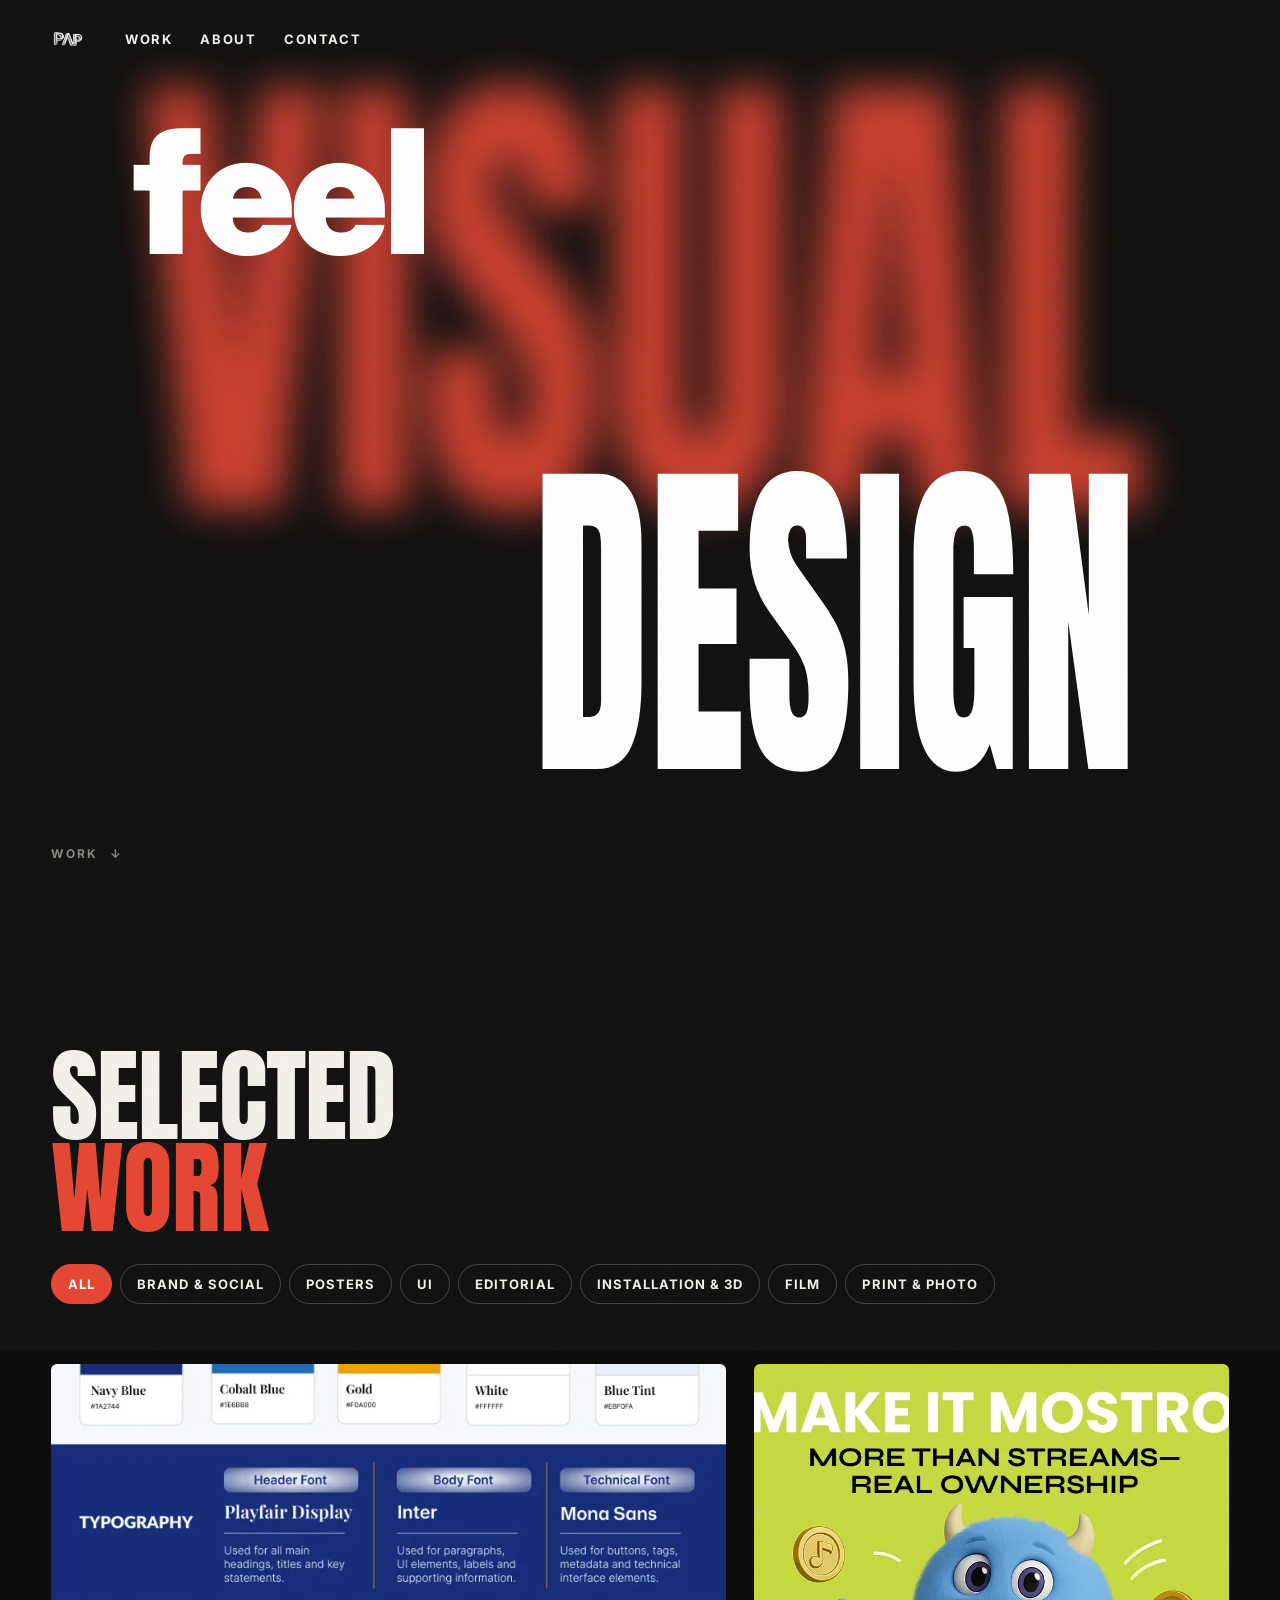
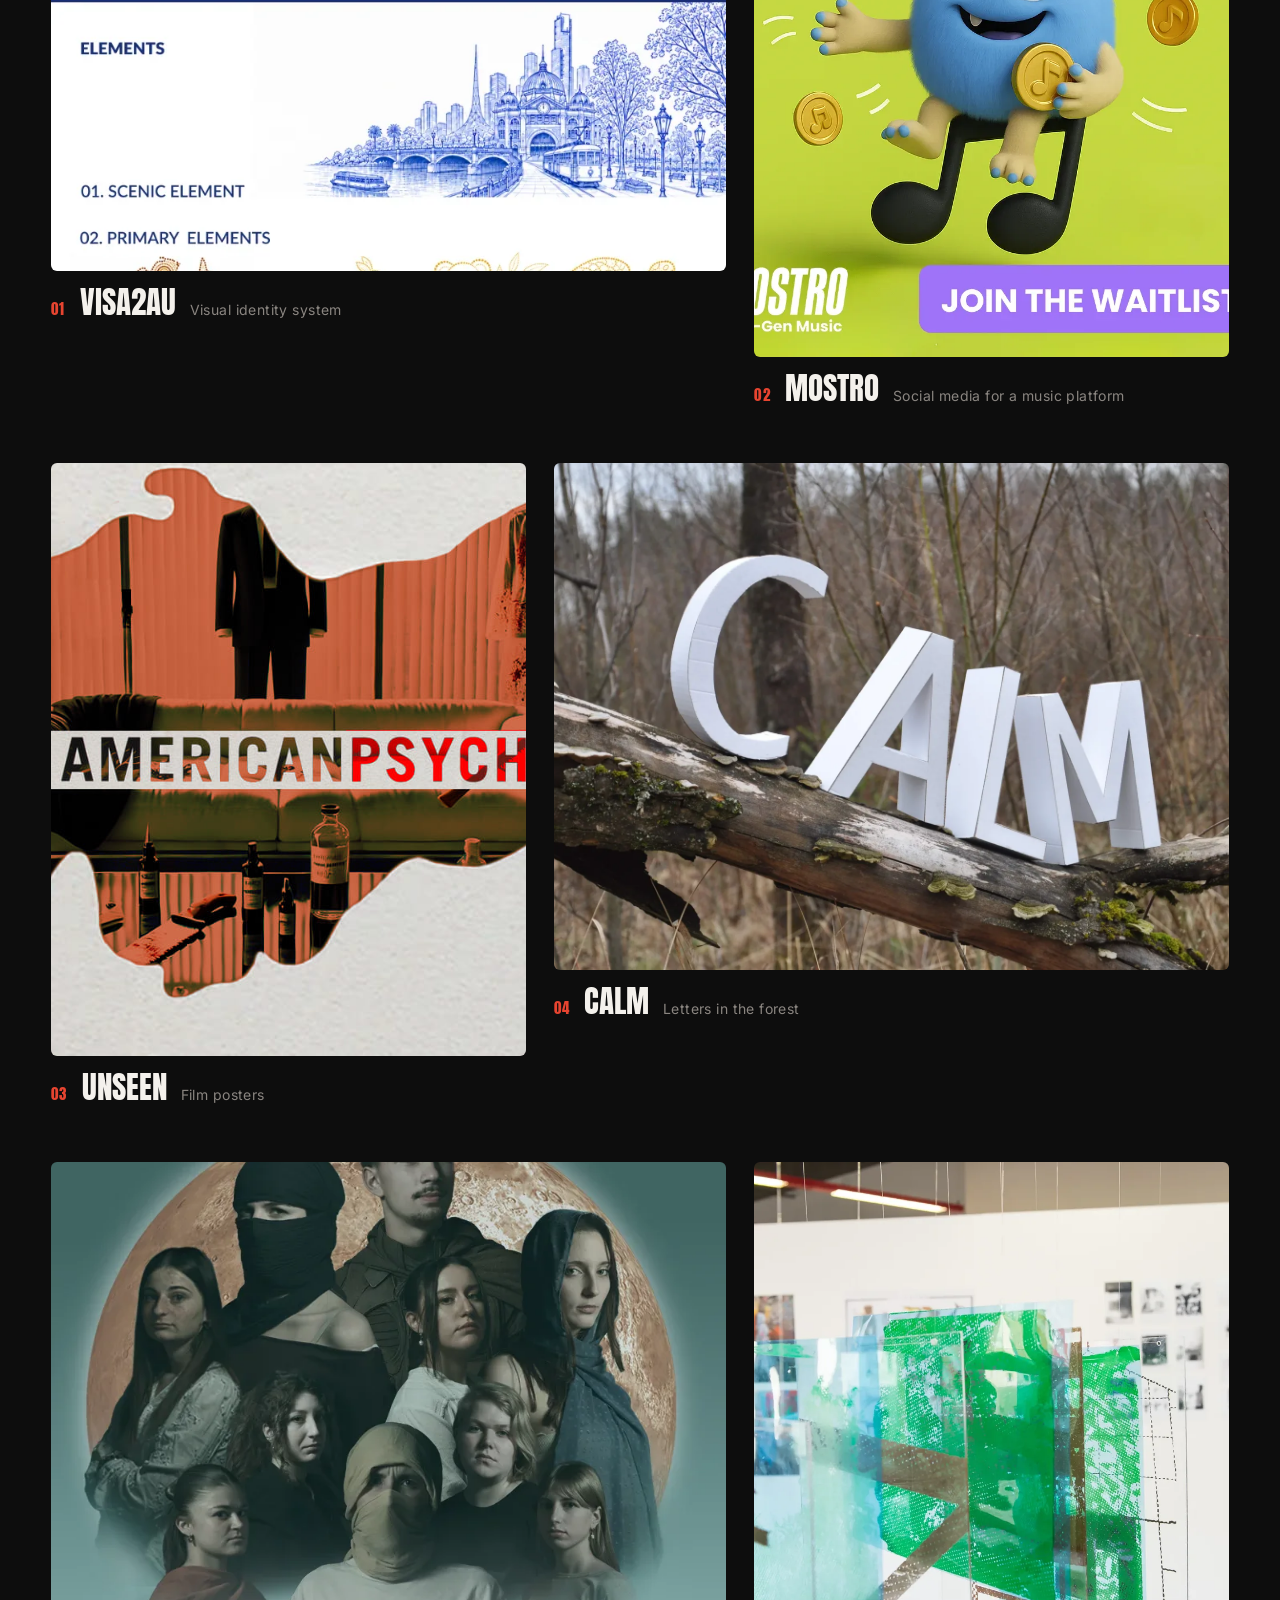
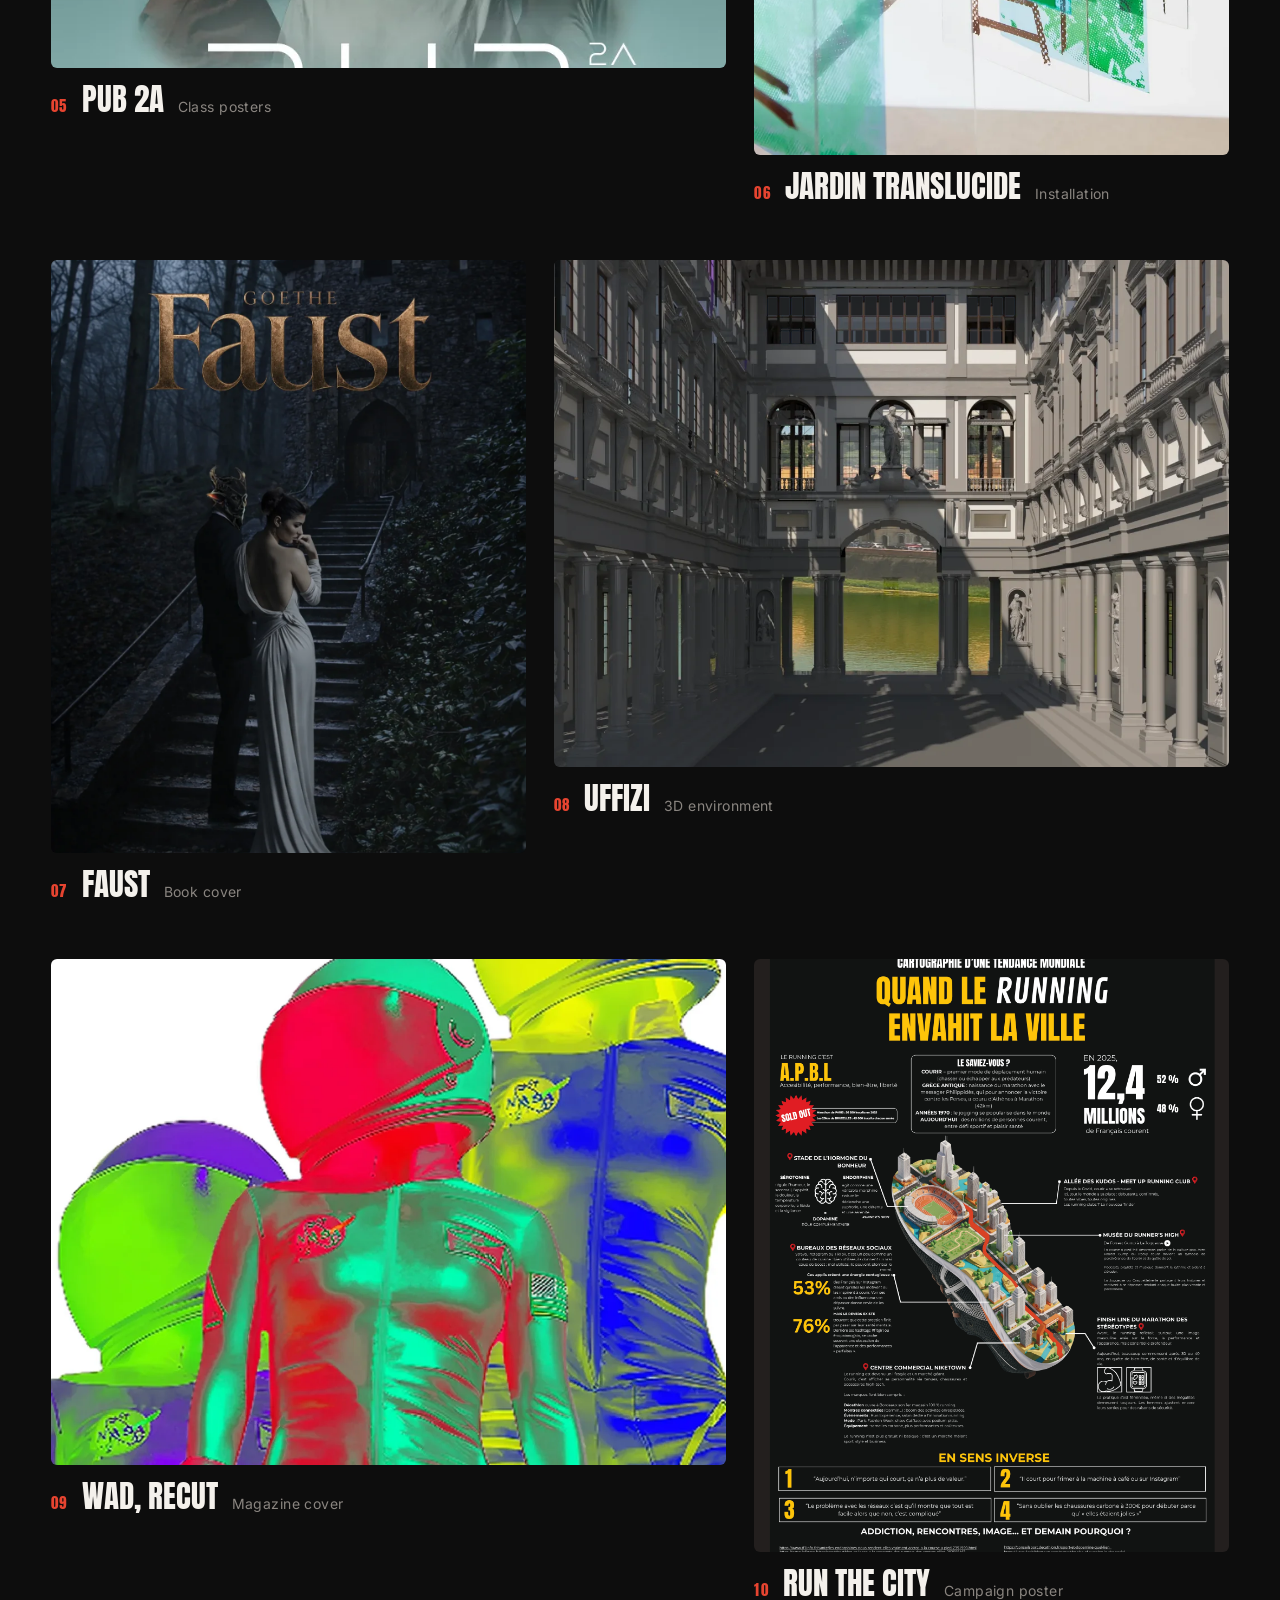
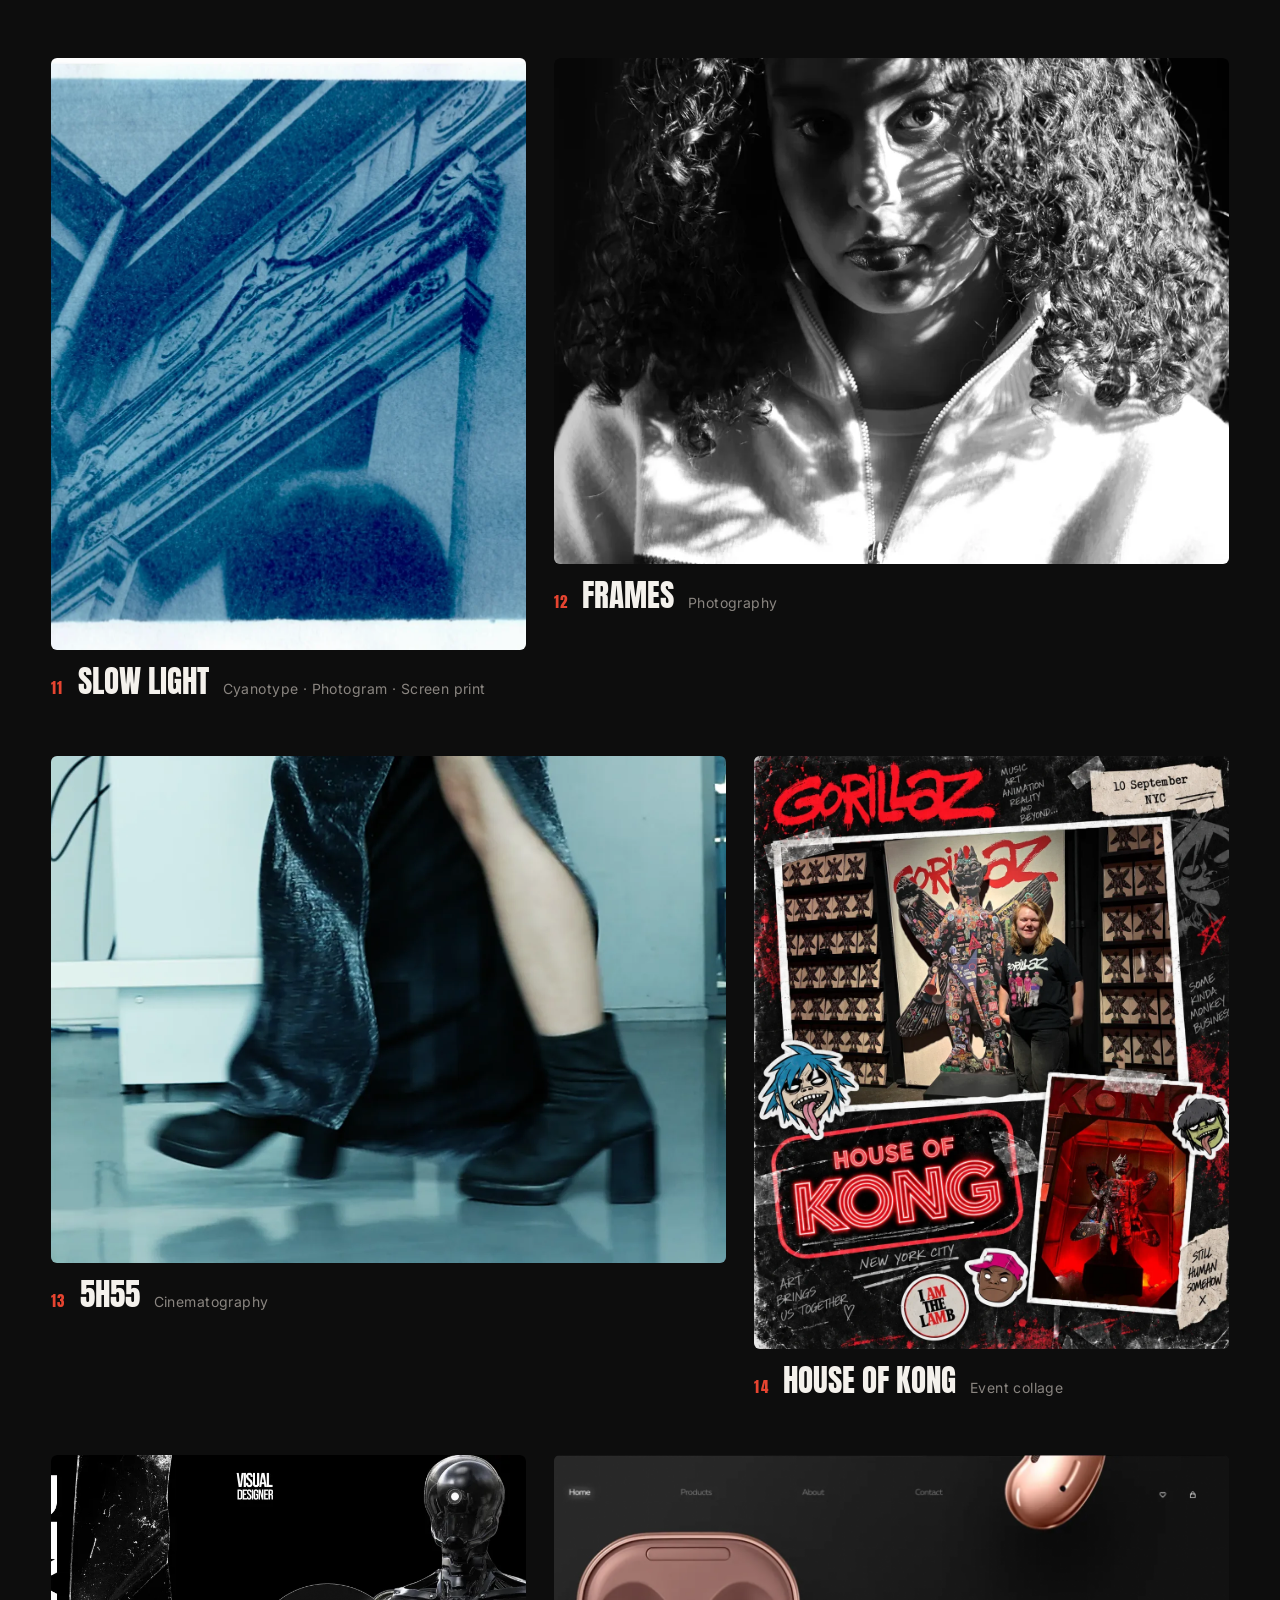
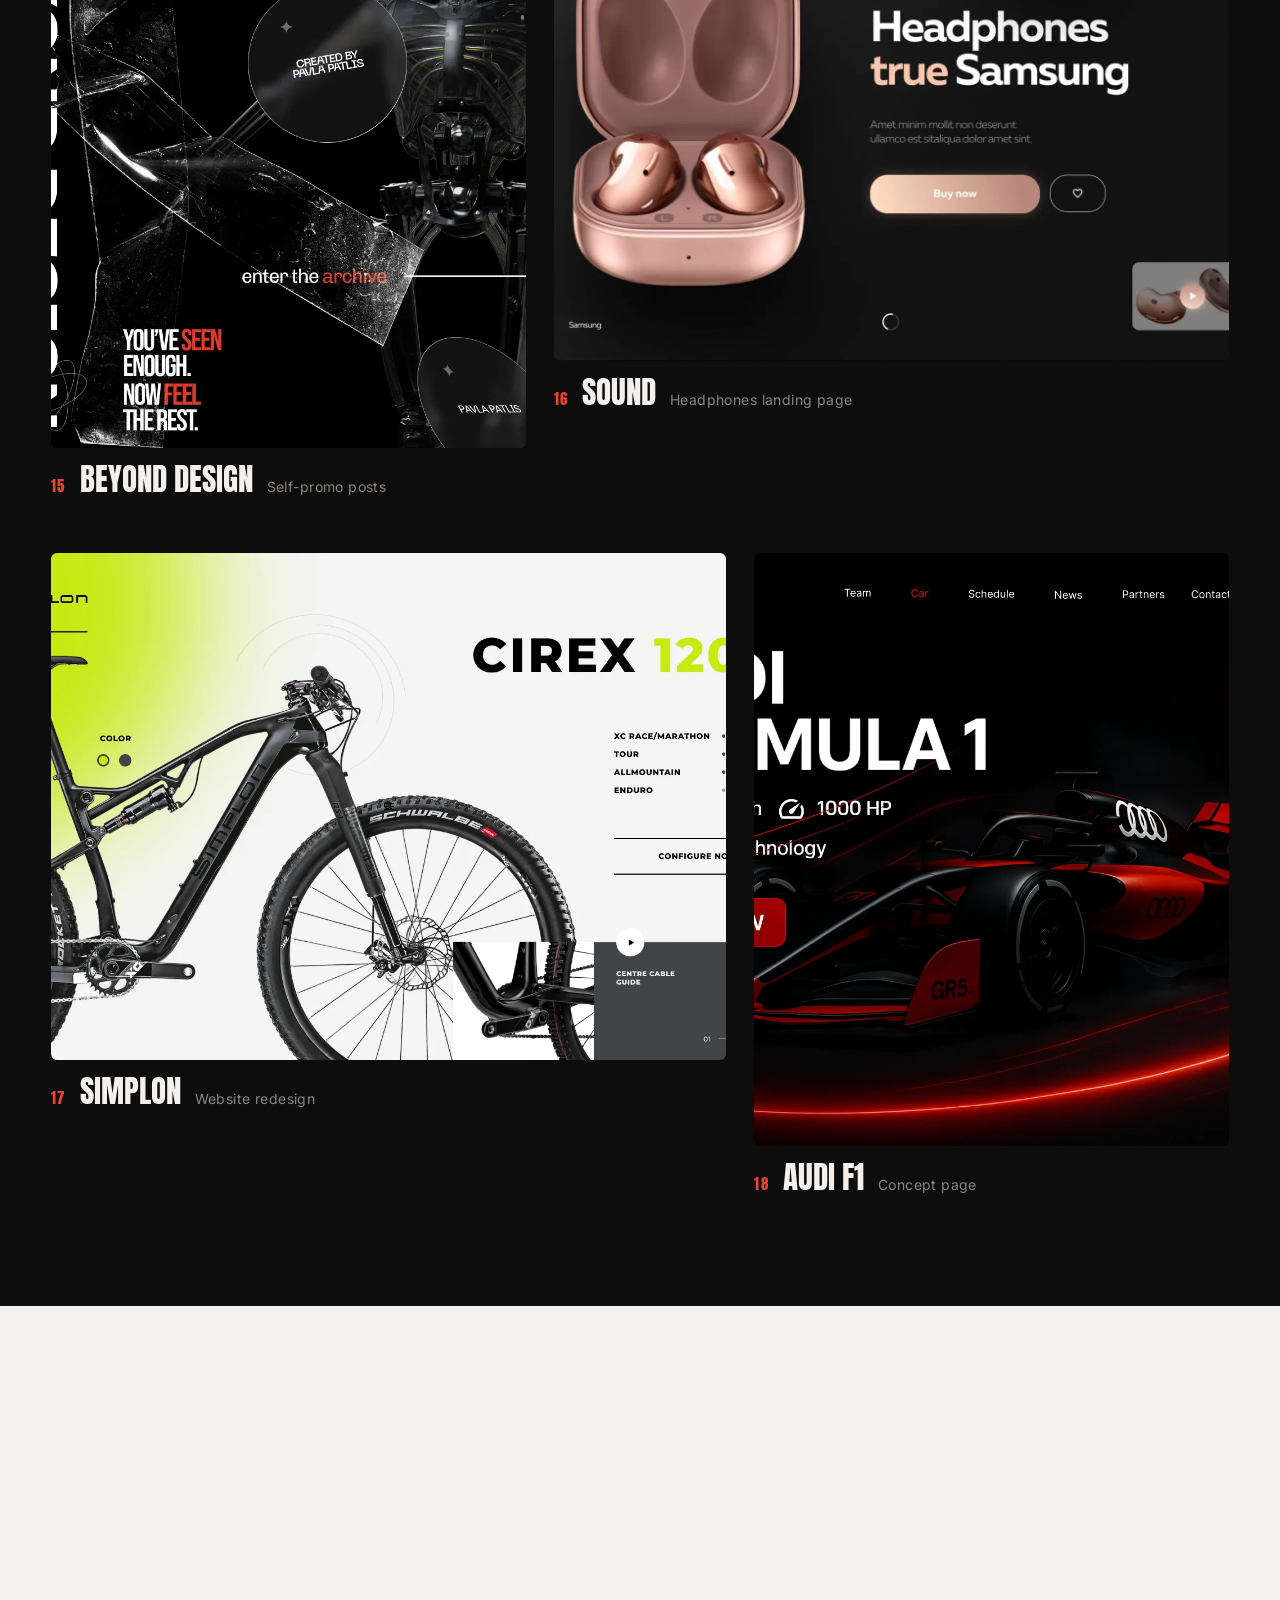
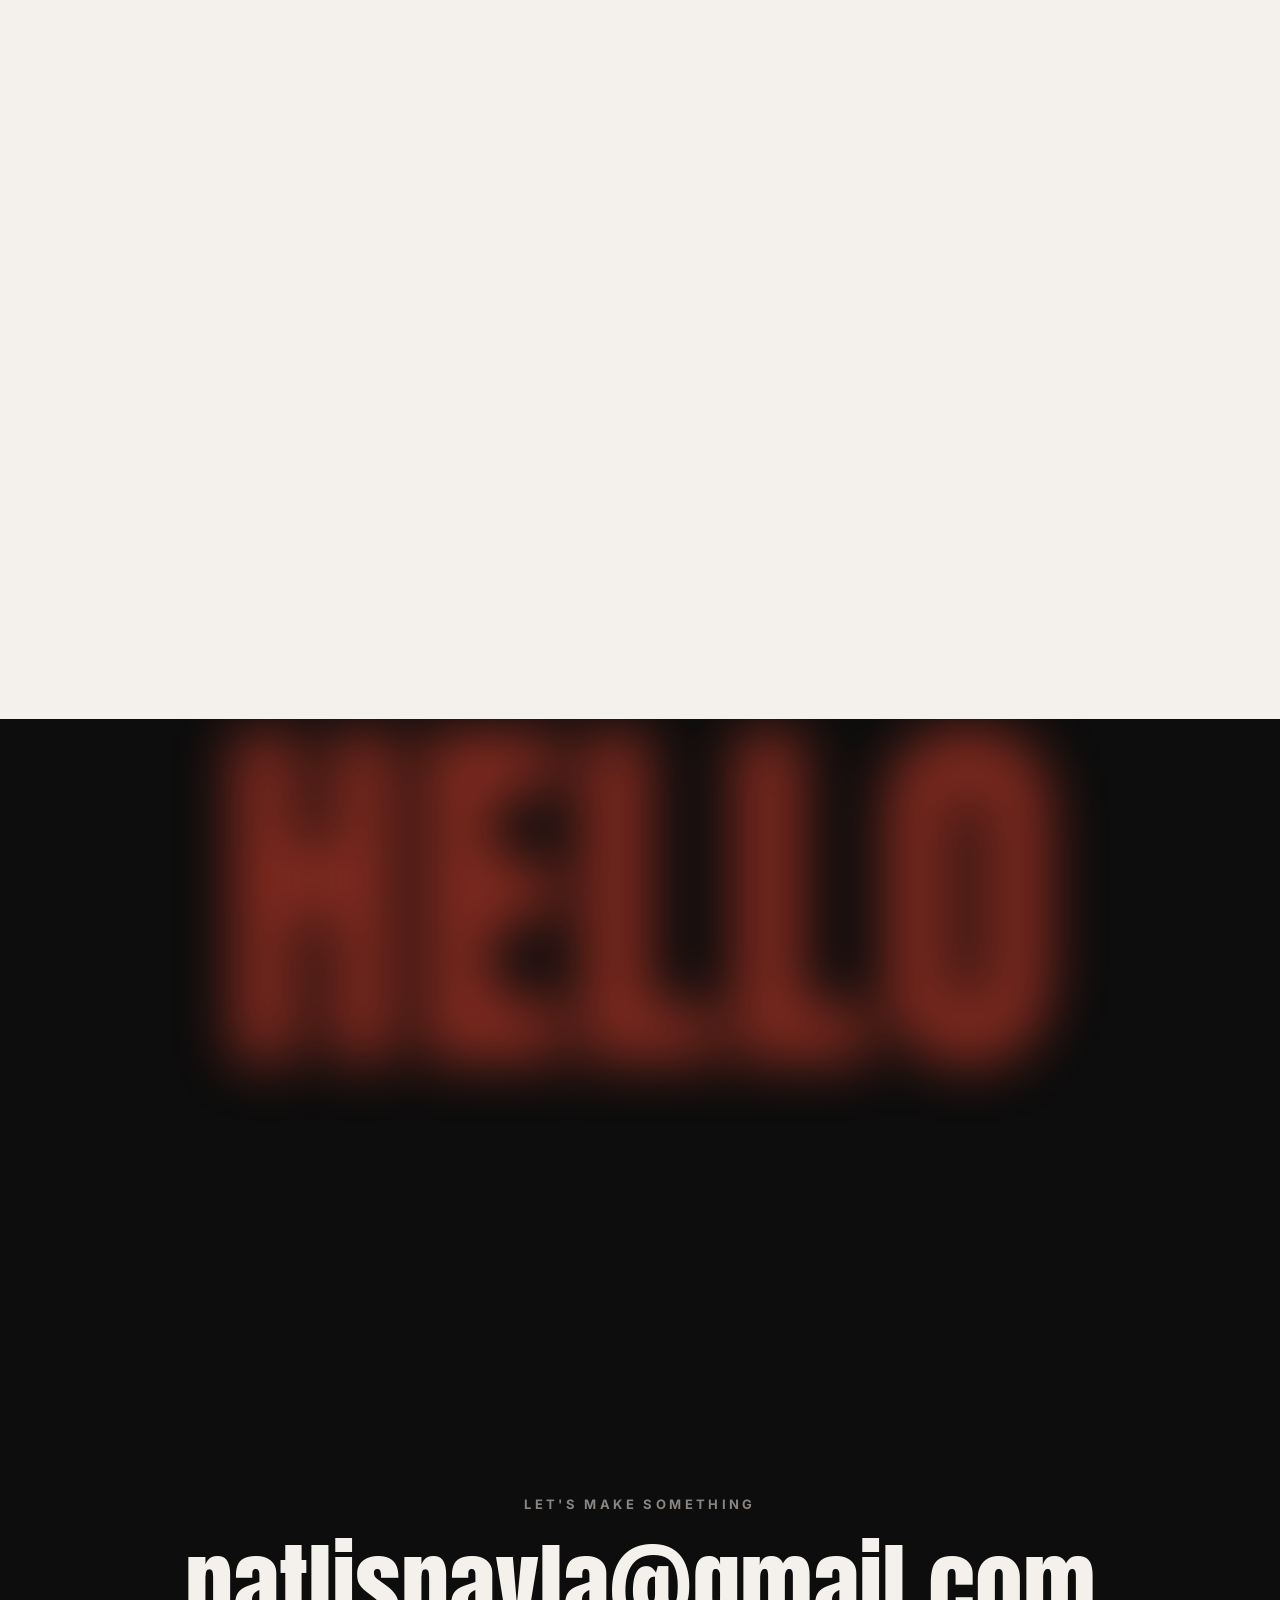
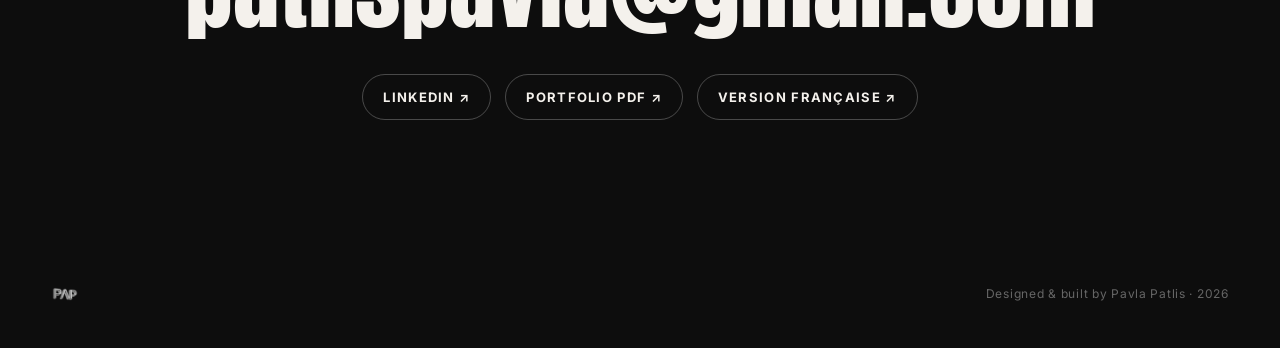
<file: v2.html>
<!DOCTYPE html>
<html lang="en">
<head>
  <meta charset="UTF-8">
  <meta name="viewport" content="width=device-width, initial-scale=1.0">
  <title>Pavla Patlis — Graphic &amp; Visual Designer</title>
  <meta name="description" content="Pavla Patlis, graphic and visual designer. Posters, editorial, brand visuals and alternative print. Available for a design internship in California from February 2027.">
  <link rel="icon" type="image/x-icon" href="logo_pap.ico">
  <link rel="preconnect" href="https://fonts.googleapis.com">
  <link href="https://fonts.googleapis.com/css2?family=Inter:wght@400;500;700;900&family=Anton&display=swap" rel="stylesheet">
  <link rel="stylesheet" href="v2.css">
</head>
<body>

<div class="grain" aria-hidden="true"></div>

<!-- ============ NAV ============ -->
<header class="nav">
  <a href="#top" class="nav-logo"><img src="gallery2/logo_pap.png" alt="PAP"></a>
  <nav>
    <a href="#work">Work</a>
    <a href="#about">About</a>
    <a href="#contact">Contact</a>
  </nav>
</header>

<!-- ============ HERO ============ -->
<section class="hero" id="top">
  <h1 class="sr-only">Pavla Patlis — feel visual design</h1>
  <svg class="lockup" viewBox="0 0 1033 657" aria-hidden="true">
    <defs>
      <filter id="glow" x="-20%" y="-30%" width="140%" height="160%">
        <feGaussianBlur stdDeviation="16">
          <animate attributeName="stdDeviation" values="14;20;14" dur="6s" repeatCount="indefinite"/>
        </feGaussianBlur>
      </filter>
    </defs>
    <g class="lk-visual"><text x="55" y="368" textLength="930" lengthAdjust="spacingAndGlyphs" filter="url(#glow)">VISUAL</text></g>
    <text class="lk-feel" x="46" y="133" textLength="272" lengthAdjust="spacingAndGlyphs">feel</text>
    <text class="lk-design" x="418" y="610" textLength="558" lengthAdjust="spacingAndGlyphs">DESIGN</text>
  </svg>
  <a href="#work" class="hero-scroll" aria-label="Scroll to work">Work <span>↓</span></a>
</section>

<!-- ============ WORK: GRID ============ -->
<section class="work" id="work">
  <div class="section-head reveal">
    <h2 class="section-title">Selected<br><em>work</em></h2>
    <div class="filters" role="tablist">
      <button class="is-on" data-filter="all">All</button>
      <button data-filter="brand">Brand &amp; Social</button>
      <button data-filter="poster">Posters</button>
      <button data-filter="ui">UI</button>
      <button data-filter="editorial">Editorial</button>
      <button data-filter="art">Installation &amp; 3D</button>
      <button data-filter="film">Film</button>
      <button data-filter="print">Print &amp; Photo</button>
    </div>
  </div>
  <div class="grid" id="grid"></div>
</section>

<!-- ============ ABOUT ============ -->
<section class="about" id="about">
  <div class="about-grid">
    <div class="about-left reveal">
      <div class="about-top"><h2 class="section-title">About</h2><img class="about-photo" src="v2-assets/pavla.webp" alt="Pavla Patlis"></div>
      <p class="about-lead">I make images that carry a mood before they carry a message.</p>
      <p>Trained at the British Higher School of Art &amp; Design in Moscow, now studying advertising at IUT Bordeaux Montaigne and, this year, Communication and filmmaking at UC Davis. I've lived and worked in four countries, and I design in English, French and Russian.</p>
      <p class="about-avail">Looking for a graphic / visual design internship in the SF Bay Area or Los Angeles, from February 2027, for 4–6 months.</p>
      <div class="about-tools">
        <span>Photoshop</span><span>Illustrator</span><span>InDesign</span><span>Figma</span><span>After Effects</span><span>3ds Max</span><span>Unreal</span>
      </div>
    </div>

    <div class="about-right reveal">
      <h3 class="list-title">Experience</h3>
      <ul class="xp">
        <li><span class="xp-when">2026</span><div><strong>Visa2AU</strong> — Visual Communication Intern<br><small>Melbourne, Australia. Built the visual system: palette, type, illustrations, guidelines, templates; website and LinkedIn content.</small></div></li>
        <li><span class="xp-when">2025</span><div><strong>MOSTRO</strong> — Graphic Design &amp; Social Media Intern<br><small>Paris. Web assets and social media visuals for a Web3 brand.</small></div></li>
        <li><span class="xp-when">2026–</span><div><strong>UC Davis</strong> — Undergraduate Research Assistant<br><small>Prof. Magdalena Wojcieszak's lab, Communication.</small></div></li>
        <li><span class="xp-when">2026–</span><div><strong>TEDxUCDavis</strong> — Design &amp; Marketing team</div></li>
        <li><span class="xp-when">2021–22</span><div><strong>Freelance</strong> — Graphic designer</div></li>
      </ul>
      <h3 class="list-title">Education</h3>
      <ul class="xp">
        <li><span class="xp-when">2026</span><div><strong>UC Davis</strong> — Exchange, Communication &amp; Film</div></li>
        <li><span class="xp-when">2024–27</span><div><strong>IUT Bordeaux Montaigne</strong> — BUT Advertising</div></li>
        <li><span class="xp-when">2019–22</span><div><strong>British Higher School of Art &amp; Design</strong>, Moscow — Foundation Art &amp; Design</div></li>
      </ul>
    </div>
  </div>
</section>

<!-- ============ CONTACT ============ -->
<section class="contact" id="contact">
  <div class="contact-glow" aria-hidden="true">HELLO</div>
  <p class="contact-kicker reveal">Let's make something</p>
  <a class="contact-mail reveal" href="mailto:patlispavla@gmail.com">patlispavla@gmail.com</a>
  <div class="contact-links reveal">
    <a href="https://www.linkedin.com/in/pavla-patlis-100b432b5" target="_blank" rel="noopener">LinkedIn ↗</a>
    <a href="portfolio.pdf" target="_blank" rel="noopener">Portfolio PDF ↗</a>
    <a href="index.html">Version française ↗</a>
  </div>
  <footer class="foot">
    <img src="gallery2/logo_pap.png" alt="">
    <span>Designed &amp; built by Pavla Patlis · 2026</span>
  </footer>
</section>

<script src="v2-data.js"></script>
<script src="v2.js"></script>
</body>
</html>
</file>
<file: v2.css>
/* Pavla Patlis — portfolio v2 · red / black / white */
:root{
  --red:#e64430; --red-d:#c6392d; --ink:#0d0d0d; --ink-2:#1a1a1a; --ink-3:#262626;
  --paper:#f4f1ec; --muted:#8a8580;
  --anton:"Anton",Impact,sans-serif; --inter:"Inter",system-ui,sans-serif;
}
*{box-sizing:border-box;margin:0;padding:0}
html{scroll-behavior:smooth}
body{background:var(--ink);color:var(--paper);font-family:var(--inter);font-size:16px;line-height:1.55;overflow-x:hidden;-webkit-font-smoothing:antialiased}
img{display:block;max-width:100%}
a{color:inherit;text-decoration:none}
button{font:inherit;color:inherit;background:none;border:0;cursor:pointer}
::selection{background:var(--red);color:#fff}

/* grain */
.grain{position:fixed;inset:-50%;z-index:100;pointer-events:none;opacity:.07;
  background-image:url("data:image/svg+xml,%3Csvg xmlns='http://www.w3.org/2000/svg' width='200' height='200'%3E%3Cfilter id='n'%3E%3CfeTurbulence type='fractalNoise' baseFrequency='.9' numOctaves='3' stitchTiles='stitch'/%3E%3C/filter%3E%3Crect width='100%25' height='100%25' filter='url(%23n)'/%3E%3C/svg%3E");
  animation:grain 1.2s steps(6) infinite}
@keyframes grain{0%,100%{transform:translate(0,0)}20%{transform:translate(-3%,2%)}40%{transform:translate(2%,-3%)}60%{transform:translate(-2%,-1%)}80%{transform:translate(3%,3%)}}

/* nav */
.nav{position:fixed;top:0;left:0;right:0;z-index:50;display:flex;align-items:center;gap:40px;padding:22px 4vw;transition:background .4s,backdrop-filter .4s}
.nav.solid{background:rgba(13,13,13,.78);backdrop-filter:blur(12px)}
.nav-logo img{height:34px;width:auto}
.nav nav{display:flex;gap:28px;font-size:13px;font-weight:700;letter-spacing:.12em;text-transform:uppercase}
.nav nav a{position:relative}
.nav nav a::after{content:"";position:absolute;left:0;bottom:-4px;height:2px;width:0;background:var(--red);transition:width .3s}
.nav nav a:hover::after{width:100%}

/* hero: Pavla's lockup — feel / VISUAL (blurred) / DESIGN */
.sr-only{position:absolute;width:1px;height:1px;overflow:hidden;clip:rect(0 0 0 0)}
.hero{position:relative;min-height:100vh;display:flex;align-items:center;justify-content:center;padding:110px 4vw 80px;overflow:hidden}
.lockup{width:min(92vw,1180px,calc((100vh - 190px) * 1.572));height:auto;overflow:visible}
.lk-visual text{font-family:var(--anton);font-size:452px;fill:var(--red);opacity:.88}
.lk-feel{font-family:var(--inter);font-weight:900;font-size:160px;letter-spacing:-.03em;fill:#fff}
.lk-design{font-family:var(--anton);font-size:318px;fill:#fff}
.lk-feel,.lk-design,.lk-visual{opacity:0;animation:fadeUp 1s cubic-bezier(.2,.8,.2,1) forwards}
.lk-visual{animation-duration:1.6s}
.lk-feel{animation-delay:.35s}.lk-design{animation-delay:.55s}
@keyframes fadeUp{from{opacity:0;transform:translateY(30px)}to{opacity:1;transform:none}}
@keyframes up{from{opacity:0;transform:translateY(40px)}to{opacity:1;transform:none}}
@keyframes breathe{0%,100%{filter:blur(22px);opacity:.85}50%{filter:blur(30px);opacity:1}}
.hero-scroll{position:absolute;left:4vw;bottom:4vh;font-size:12px;font-weight:700;letter-spacing:.2em;text-transform:uppercase;color:var(--muted)}
.hero-scroll span{display:inline-block;margin-left:6px;animation:bob 1.6s infinite}
@keyframes bob{50%{transform:translateY(5px)}}

/* sections */
.section-title{font-family:var(--anton);font-weight:400;font-size:clamp(56px,8vw,120px);line-height:.9;text-transform:uppercase;letter-spacing:-.01em}
.section-title em{font-style:normal;color:var(--red)}
.reveal{opacity:0;transform:translateY(40px);transition:opacity 1s cubic-bezier(.2,.8,.2,1),transform 1s cubic-bezier(.2,.8,.2,1)}
.reveal.visible{opacity:1;transform:none}

/* work */
.work{padding:150px 0 110px}
.section-head{display:flex;justify-content:space-between;align-items:flex-end;gap:30px;flex-wrap:wrap;padding:0 4vw;margin-bottom:60px}
.filters{display:flex;gap:8px;flex-wrap:wrap}
.filters button{font-size:13px;font-weight:700;letter-spacing:.08em;text-transform:uppercase;padding:9px 16px;border:1px solid rgba(255,255,255,.22);border-radius:99px;transition:.25s}
.filters button:hover{border-color:var(--paper)}
.filters button.is-on{background:var(--red);border-color:var(--red);color:#fff}

.grid{display:grid;grid-template-columns:repeat(12,1fr);gap:56px 28px;padding:0 4vw;transition:opacity .2s}
.grid.swap{opacity:0}
.card{grid-column:span 6;display:block;animation:up .7s cubic-bezier(.2,.8,.2,1) both;animation-delay:calc(var(--i) * 40ms)}
.card:nth-child(4n+1){grid-column:span 7}.card:nth-child(4n+2){grid-column:span 5}
.card:nth-child(4n+3){grid-column:span 5}.card:nth-child(4n+4){grid-column:span 7}
.card-img{display:block;aspect-ratio:4/3;overflow:hidden;border-radius:6px;background:var(--ink-2)}
.card:nth-child(4n+2) .card-img,.card:nth-child(4n+3) .card-img{aspect-ratio:4/5}
.card-img img{width:100%;height:100%;object-fit:cover;transition:transform .8s cubic-bezier(.2,.8,.2,1)}
.card:hover .card-img img{transform:scale(1.04)}
.card-meta{display:flex;align-items:baseline;gap:14px;margin-top:16px;flex-wrap:wrap}
.card-num{font-family:var(--anton);font-size:15px;color:var(--red);letter-spacing:.08em}
.card-title{font-family:var(--anton);font-size:clamp(26px,2.4vw,38px);text-transform:uppercase;line-height:1;transition:color .25s}
.card:hover .card-title{color:var(--red)}
.card-sub{font-size:14px;color:var(--muted);letter-spacing:.03em}

/* about */
.about{padding:120px 4vw;background:var(--paper);color:var(--ink)}
.about-grid{display:grid;grid-template-columns:1.1fr 1fr;gap:8vw;max-width:1400px;margin:0 auto}
.about .section-title{margin-bottom:0}
.about-top{display:flex;align-items:flex-end;justify-content:space-between;gap:24px;margin-bottom:34px}
.about-photo{width:150px;height:180px;object-fit:cover;border-radius:6px;filter:grayscale(1) contrast(1.1);transition:filter .5s;border-bottom:6px solid var(--red)}
.about-photo:hover{filter:none}
.about-lead{font-family:var(--anton);font-size:clamp(28px,3vw,42px);line-height:1.1;text-transform:uppercase;margin-bottom:24px;color:var(--red-d)}
.about-left p{max-width:560px;margin-bottom:18px;font-size:17px}
.about-avail{border-left:4px solid var(--red);padding-left:16px;font-weight:700}
.about-tools{display:flex;flex-wrap:wrap;gap:8px;margin-top:26px}
.about-tools span{font-size:12px;font-weight:700;letter-spacing:.06em;text-transform:uppercase;padding:7px 13px;border:1.5px solid var(--ink);border-radius:99px}
.list-title{font-size:12px;font-weight:700;letter-spacing:.24em;text-transform:uppercase;color:var(--red-d);margin:6px 0 14px}
.xp{list-style:none;margin-bottom:40px}
.xp li{display:grid;grid-template-columns:92px 1fr;gap:16px;padding:16px 0;border-top:1px solid rgba(13,13,13,.15)}
.xp li:last-child{border-bottom:1px solid rgba(13,13,13,.15)}
.xp-when{font-family:var(--anton);font-size:18px}
.xp small{display:block;color:#5d5852;font-size:14px;margin-top:4px}

/* contact */
.contact{position:relative;overflow:hidden;padding:180px 4vw 40px;text-align:center}
.contact-glow{position:absolute;left:50%;top:38%;transform:translate(-50%,-50%);font-family:var(--anton);font-size:min(30vw,460px);color:var(--red);filter:blur(28px);opacity:.55;white-space:nowrap;pointer-events:none;animation:breathe 7s ease-in-out infinite}
.contact>*{position:relative}
.contact-kicker{font-size:13px;font-weight:700;letter-spacing:.26em;text-transform:uppercase;color:var(--muted)}
.contact-mail{display:inline-block;font-family:var(--anton);font-size:clamp(40px,7.5vw,120px);line-height:1.1;margin:20px 0 34px;transition:color .3s}
.contact-mail:hover{color:var(--red)}
.contact-links{display:flex;justify-content:center;gap:14px;flex-wrap:wrap}
.contact-links a{font-size:13px;font-weight:700;letter-spacing:.1em;text-transform:uppercase;padding:12px 20px;border:1px solid rgba(255,255,255,.25);border-radius:99px;transition:.25s}
.contact-links a:hover{background:#fff;color:var(--ink)}
.foot{display:flex;justify-content:space-between;align-items:center;margin-top:160px;font-size:12px;color:#666;letter-spacing:.06em}
.foot img{height:28px;width:auto;opacity:.8}

/* case page */
.case{padding:130px 4vw 60px;max-width:1400px;margin:0 auto}
.case-back{font-size:12px;font-weight:700;letter-spacing:.18em;text-transform:uppercase;color:var(--muted);transition:color .25s}
.case-back:hover{color:var(--red)}
.case-head{margin:40px 0 36px}
.case-num{font-family:var(--anton);color:var(--red);letter-spacing:.1em}
.case-title{font-family:var(--anton);font-weight:400;font-size:clamp(64px,11vw,190px);line-height:.88;text-transform:uppercase;margin:10px 0 8px}
.case-sub{font-size:clamp(18px,1.8vw,24px);color:#cfcac4}
.case-intro{display:grid;grid-template-columns:1.4fr 1fr;gap:6vw;padding:30px 0 60px;border-top:1px solid rgba(255,255,255,.12)}
.case-text{font-size:19px;line-height:1.65;color:#ddd;max-width:720px}
.case-tags{font-size:13px;font-weight:700;letter-spacing:.12em;text-transform:uppercase;color:var(--muted);line-height:1.9}
.case-media{display:grid;gap:24px}
.case-media figure img{width:100%;border-radius:6px;background:var(--ink-2)}
.case-video{aspect-ratio:16/9;border-radius:6px;overflow:hidden;background:#000}
.case-video iframe{width:100%;height:100%;border:0;display:block}
.case-next{display:flex;justify-content:space-between;gap:20px;margin-top:90px;padding-top:30px;border-top:1px solid rgba(255,255,255,.12)}
.case-next a{display:flex;flex-direction:column;gap:6px}
.case-next-link{text-align:right;margin-left:auto}
.case-next small{font-size:12px;font-weight:700;letter-spacing:.18em;text-transform:uppercase;color:var(--muted)}
.case-next span{font-family:var(--anton);font-size:clamp(34px,5vw,72px);text-transform:uppercase;line-height:1;transition:color .25s}
.case-next a:hover span{color:var(--red)}

/* responsive */
@media (max-width:900px){
  .nav{gap:18px}.nav nav a{font-size:12px}.nav nav{gap:16px}
  .hero{min-height:auto;padding:120px 5vw 90px}
  .lockup{width:92vw}
  .grid{grid-template-columns:1fr;gap:44px}
  .card,.card:nth-child(n){grid-column:auto}
  .card:nth-child(n) .card-img{aspect-ratio:4/3}
  .about-grid{grid-template-columns:1fr}
  .case-intro{grid-template-columns:1fr;gap:20px}
  .foot{flex-direction:column;gap:14px}
}
@media (prefers-reduced-motion:reduce){
  *,*::before,*::after{animation:none!important;transition:none!important}
  .lk-feel,.lk-design,.lk-visual{opacity:1}
}
</file>
